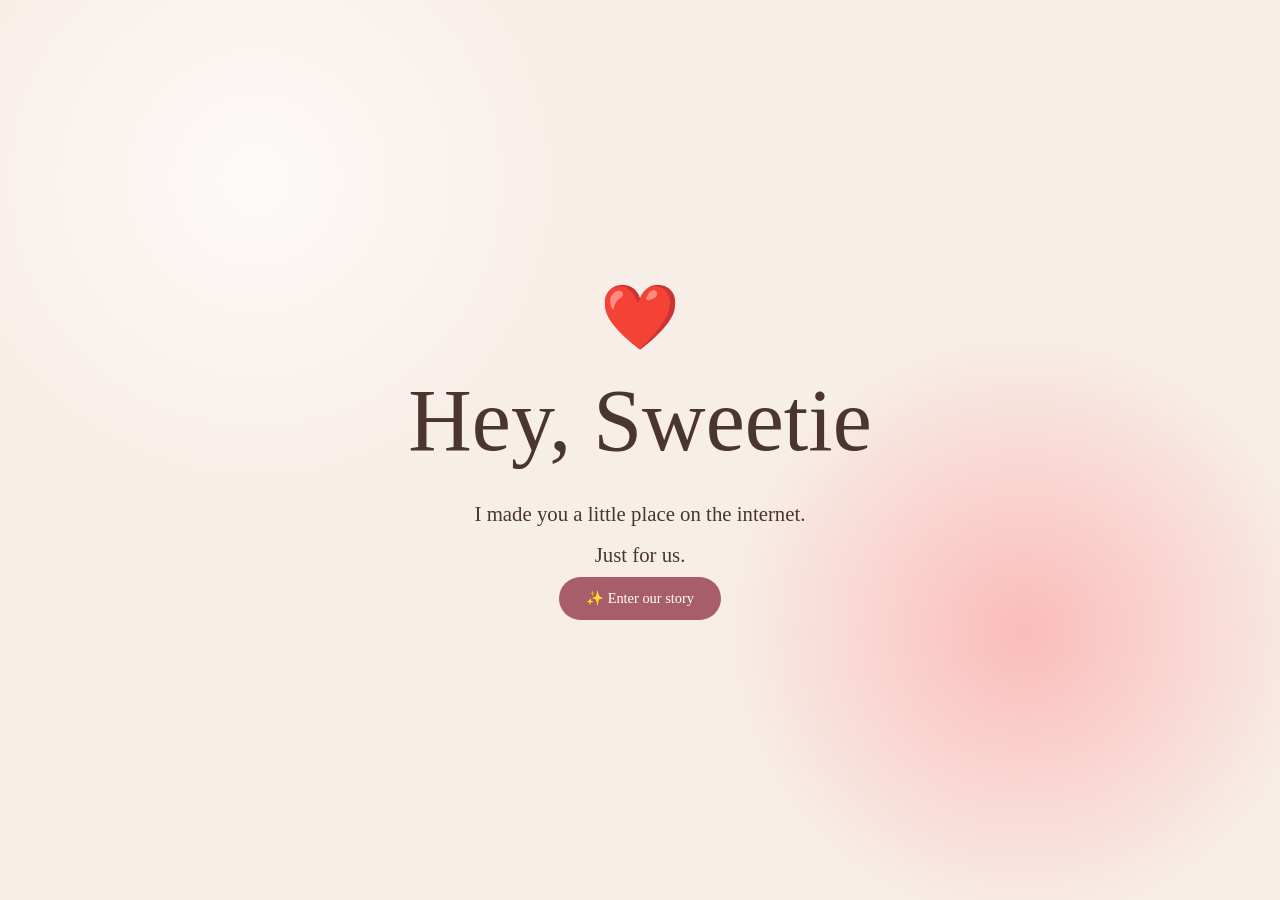
<file: index.html>
<!DOCTYPE html>
<html lang="en">
<head>
    <meta charset="UTF-8">
    <meta name="viewport" content="width=device-width, initial-scale=1.0">

    <title>Our Little Story ❤️</title>

    <link rel="stylesheet" href="style.css">
</head>

<body>

<body>

    <main class="hero">

        <div class="hero-content">

            <div class="heart">❤️</div>

            <h1>Hey, Sweetie</h1>

            <p>I made you a little place on the internet.</p>
            <p>Just for us.</p>

            <button onclick="window.location.href='book.html'">
    ✨ Enter our story
</button>

        </div>

    </main>

</body>

</body>
</html>
</file>
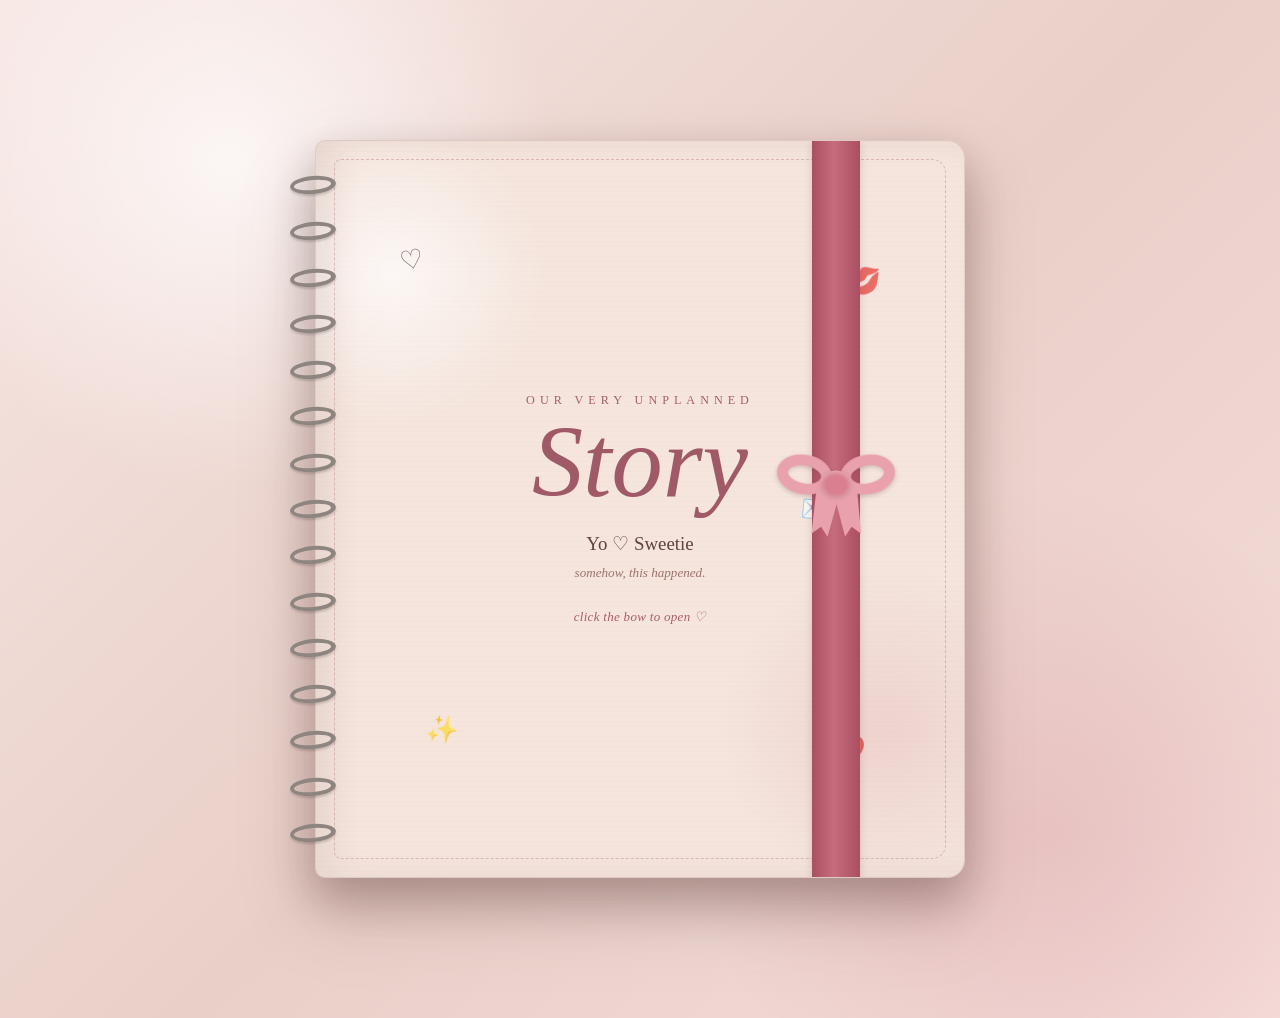
<file: book.html>
<!DOCTYPE html>
<html lang="en">

<head>
    <meta charset="UTF-8">
    <meta name="viewport" content="width=device-width, initial-scale=1.0">

    <title>Our Story ❤️</title>

    <link rel="stylesheet" href="style.css">
</head>

<body class="book-body scrapbook-closed">

<div class="scrapbook-intro" id="scrapbookIntro">

    <div class="closed-scrapbook">

        <!-- Spiral Binding -->
        <div class="cover-spiral" aria-hidden="true">
            <span></span>
            <span></span>
            <span></span>
            <span></span>
            <span></span>
            <span></span>
            <span></span>
            <span></span>
            <span></span>
            <span></span>
            <span></span>
            <span></span>
            <span></span>
            <span></span>
            <span></span>
        </div>


        <div class="scrapbook-cover">

            <!-- Little scrapbook decorations -->
            <div class="cover-doodles">
                <span>♡</span>
                <span>💋</span>
                <span>✨</span>
                <span>❤️</span>
                <span>💌</span>
            </div>


            <!-- Cover Title -->
            <div class="cover-title">

                <small>OUR VERY UNPLANNED</small>

                <h1>Story</h1>

                <p>Yo ♡ Sweetie</p>

                <span class="cover-subtitle">
                    somehow, this happened.
                </span>

                <div class="open-hint">
                    click the bow to open ♡
                </div>

            </div>


            <!-- Ribbon -->
            <div class="ribbon ribbon-vertical"></div>


            <!-- Clickable Bow -->
            <button
                class="ribbon-bow"
                id="openScrapbook"
                type="button"
                aria-label="Click the bow to open our scrapbook"
            >

                <i class="bow-loop bow-left"></i>

                <i class="bow-knot"></i>

                <i class="bow-loop bow-right"></i>

                <i class="bow-tail tail-left"></i>

                <i class="bow-tail tail-right"></i>

            </button>

        </div>

    </div>

</div>


<button class="back-to-cover" id="backToCover" type="button">
    ← Cover
</button>

    <main class="story-wrapper">
<div class="open-book-spiral" aria-hidden="true"><span></span><span></span><span></span><span></span><span></span><span></span><span></span><span></span><span></span><span></span><span></span><span></span><span></span><span></span><span></span><span></span><span></span><span></span><span></span></div>


        <!-- =====================================================
             CHAPTER ONE — PAGES 1 & 2
        ====================================================== -->

        <div class="book book-spread active" id="chapter1">


            <!-- PAGE 1 -->

            <section class="book-page left-page">

                <div class="page-content">

                    <span class="chapter-number">
                        Chapter One
                    </span>

                    <h2>And then there was you.</h2>


                    <p class="story-text">
                        July 2025.
                    </p>


                    <p class="story-text">
                        I was on Unibuddy looking for someone flying
                        to Ireland around the 8th.
                    </p>


                    <p class="story-text">
                        Not love.<br>
                        Not a boyfriend.<br>
                        Just a travel buddy. 😂
                    </p>


                    <p class="story-text">
                        So I texted this random guy.
                    </p>


                    <div class="mini-dialogue">

                        <p>
                            <strong>Me:</strong>
                            Flying around the 8th?
                        </p>

                        <p>
                            <strong>You:</strong>
                            Haven't booked yet.
                        </p>

                        <p>
                            <strong>Me:</strong>
                            Let me know if you're also travelling on 8th.
                        </p>

                    </div>


                    <p class="story-text">
                        And that was it.
                    </p>


                    <p class="dramatic-text">
                        You disappeared.<br>
                        I forgot about the app.
                    </p>


                    <p class="handwritten-note">
                        Very promising start. 10/10. 😂
                    </p>

                </div>


                <span class="page-number">
                    1
                </span>

            </section>



            <!-- PAGE 2 -->

            <section class="book-page right-page">

                <div class="chapter-right-content">


                    <div class="scrapbook-photo portrait-photo">

    <img src="images/Unibuddy_Screenshot.jpg"
         alt="Our first Unibuddy messages"
         class="unibuddy-screenshot">

    <span class="tape tape-left"></span>
    <span class="tape tape-right"></span>

</div>


                    <p class="handwritten-note center-note">
                        October 2025
                    </p>


                    <p class="story-text">
                        Days later, already in Ireland,
                        I randomly opened Unibuddy again.
                    </p>


                    <p class="story-text">
                        There was a message from you —
                        and your Instagram ID.
                    </p>


                    <div class="mini-dialogue">

                        “If its fine can we connect on insta?
                        Looking for more connection in dublin so 😅”

                    </div>


                    <p class="story-text">
                        So I sent you a request.
                    </p>


                    <p class="final-chapter-line">

                        You were just some random guy from NCI.

                        <br><br>

                        Little did I know we'd be absolutely terrible
                        at the <strong>“just friends”</strong> thing. 💛

                    </p>

                </div>


                <span class="page-number">
                    2
                </span>

            </section>

        </div>



 <!-- =====================================================
     CHAPTER TWO — PAGES 3 & 4
====================================================== -->

<div class="book book-spread" id="chapter2">


    <!-- =========================
         PAGE 3 — FIRST MEETING
    ========================== -->

    <section class="book-page left-page">

        <div class="page-content">

            <span class="chapter-number">
                Chapter Two
            </span>

            <h2>
                Just friends.<br>
                Obviously.
            </h2>


            <p class="story-date">
                9 January 2026
            </p>

            <p class="story-text">
                We finally started talking on Instagram.
            </p>

            <p class="story-text">
                Just normal new-friend stuff.
                Random conversations, random updates...
                nothing suspicious here 😌
            </p>


            <p class="story-date">
                27 January 2026
            </p>

            <p class="story-text">
                We finally met at NCI.
            </p>

            <p class="story-text">
                He even got a haircut before meeting me...
                only to immediately complain that the barber
                had ruined his first impression 😂
            </p>


<!-- SCREENSHOT 1 -->

<div class="mini-photo-row">

    <div class="mini-screenshot">

        <img src="images/Barber_chat.jpeg"
             alt="Barber chat before our first meeting"
             class="chapter2-mini-image">

        <span class="single-tape"></span>

    </div>


    <div class="mini-screenshot second-mini">

        <img src="images/First_meet_at_NCI.jpeg"
             alt="Chat after our first meeting"
             class="chapter2-mini-image">

        <span class="single-tape"></span>

    </div>

</div>


<p class="handwritten-note center-note">
    Okayyy, smooth 😂
</p>


<p class="tiny-story center-text">

    Meanwhile, his friends were apparently
    taking pictures of me from far away.

</p>

<p class="handwritten-note center-note">
    Very normal behaviour, guys 🤨
</p>

</div>


<span class="page-number">
    3
</span>

</section>



    <!-- =========================
         PAGE 4 — THE DENIAL ERA
    ========================== -->

    <section class="book-page right-page">

        <div class="chapter-right-content">


            <p class="little-heading">
                Somewhere between all the random conversations...
            </p>


            <div class="everyday-list">

                <span>good mornings ☀️</span>
                <span>“what did you do today?”</span>
                <span>random stories</span>
                <span>stupid jokes</span>

            </div>


            <p class="story-text">
                We started talking every day.
            </p>


            <p class="story-text">
                And whenever something went wrong, somehow I started
                going to you.
            </p>


            <p class="story-text">
                You'd listen, make me laugh, and then —
                very seriously — start giving me solutions
                to whatever problem I had 😂
            </p>


<!-- DAILY CHAT SCREENSHOT -->

<div class="daily-chat-placeholder">

    <span class="single-tape"></span>

    <img src="images/Daily_chat_screenshot.jpg"
         alt="Our everyday chats"
         class="chapter2-daily-chat-image">

</div>


            <p class="story-text denial-text">
                And I was still telling myself...
            </p>


            <p class="denial-line">
                “I don't like him like that”
            </p>


            <p class="story-text center-text">
                Meanwhile, I was talking to you every day,
                waiting for your messages and slowly
                making you my favourite person to talk to.
            </p>


            <div class="final-quote">
                “I will make u fall for me sooner or later”
            </div>


            <div class="narrator-ending">

                <span>
                    Me at the time:
                    <strong>Absolutely not.</strong>
                </span>

                <span>
                    Narrator:
                    <strong>She had absolutely no idea where this was going 😂</strong>
                </span>

            </div>

        </div>


        <span class="page-number">
            4
        </span>

    </section>

</div>
<!-- =====================================================
     CHAPTER THREE — PAGES 5 & 6
====================================================== -->

<div class="book book-spread" id="chapter3">


<!-- =========================
     PAGE 5 — 10 APRIL
========================== -->

<section class="book-page left-page">

    <div class="page-content">

        <span class="chapter-number">
            Chapter Three
        </span>

        <h2>
            Apparently, we could<br>
            talk all night.
        </h2>


        <p class="story-date">
            10 April 2026
        </p>


        <p class="story-text center-text">
            The plan was very simple:
        </p>


        <div class="chapter3-plan">
            Drink together 🥃
        </div>


        <p class="handwritten-note center-note">
            That's it. That was literally the entire plan 😂
        </p>


        <!-- PAV BHAJI PHOTO -->

        <div class="chapter3-pav-photo">

            <span class="single-tape"></span>

            <img src="images/pav_bhaji.jpg"
                 alt="Pav bhaji we made together"
                 class="chapter3-pav-image">

        </div>


        <p class="handwritten-note center-note chapter3-photo-caption">
            Somehow this turned into dinner too 😌
        </p>


        <div class="chapter3-night-flow">

            <div class="chapter3-night-item">
                <span>🍳</span>
                <p>
                    You came over and
                    we cooked pav bhaji.
                </p>
            </div>

            <div class="chapter3-night-arrow">
                ↓
            </div>

            <div class="chapter3-night-item">
                <span>🥃</span>
                <p>
                    We opened the JD.
                </p>
            </div>

            <div class="chapter3-night-arrow">
                ↓
            </div>

            <div class="chapter3-night-item">
                <span>🎬</span>
                <p>
                    And somehow decided
                    to watch <em>Wicked</em>.
                </p>
            </div>

        </div>


        <p class="story-text center-text chapter3-deeper-text">
            We watched the movie, drank,
            talked about random things...
            and somewhere between all of that,
            the conversations got deeper.
        </p>


        <div class="chapter3-topics">

            <span>Ireland 🇮🇪</span>

            <span>work & life</span>

            <span>our exes 👀</span>

            <span>our pasts</span>

        </div>


        <div class="chapter3-time">

            <span class="chapter3-clock">
                4:00 AM
            </span>

            <p>
                One conversation became another...
                <br>
                and somehow it was 4 AM.
            </p>

        </div>

    </div>


    <span class="page-number">
        5
    </span>

</section>



    <!-- =========================
         PAGE 6 — THE NEXT MORNING
    ========================== -->

    <section class="book-page right-page">

        <div class="chapter-right-content">


            <p class="little-heading">
                And the next morning...
            </p>


            <!-- =========================
                 HIS MESSAGE
            ========================== -->

            <div class="chapter3-message">

                <span class="quote-mark">“</span>

                My first time talking that much i usually
                get bored n sleep with group of friends too.
                But with u i was excited to listen to ur
                voice whole night 😂

                <span class="chapter3-message-name">
                    — Harsha
                </span>

            </div>


            <p class="handwritten-note center-note">
                Okay. That's actually kinda cute 😌
            </p>


            <div class="chapter3-divider">
                💗
            </div>


            <!-- =========================
                 SAME BED, JUST FRIENDS
            ========================== -->

            <p class="story-text center-text">
                We slept in the same bed.
            </p>


            <div class="nothing-happened">

                <span>No kissing.</span>

                <span>No cuddling.</span>

                <span>Nothing happened.</span>

            </div>


            <p class="story-text center-text">
                Just two friends sleeping.
            </p>


            <p class="story-text center-text">
                The next morning, you told me you'd slept
                straight in an awkward position because
                you didn't want to disturb me.
            </p>


            <p class="safe-line">
                Nothing romantic happened.
                We had just somehow become
                <strong>that comfortable with each other.</strong>
            </p>


<!-- =========================
     LABOUR DRESS 😂
========================== -->

<div class="labour-section">

    <p>
        Of course, you couldn't stay sweet
        for very long.
    </p>

    <div class="labour-message">

        <span class="quote-mark">“</span>

        <p>
            Yes but still ur labour wala dress was superb
        </p>

        <span class="quote-author">
            — Harsha
        </span>

    </div>

    <p class="handwritten-note center-note">
        Apparently my blue checked shirt +
        track pants had committed a crime 😑😂
    </p>

</div>


<!-- =========================
     DARLING
========================== -->

<p class="darling-ending">

    Oh, and around this time...
    you'd started calling me
    <strong>“darling.”</strong>

    <br>

    Still friends though.
    Obviously 😌

</p>


<span class="page-number">
    6
</span>

</section>

</div>
<!-- =====================================================
     CHAPTER FOUR — PAGES 7 & 8
====================================================== -->

<div class="book book-spread" id="chapter4">


    <!-- =========================
         PAGE 7 — KILLINEY + TEMPLE BAR
    ========================== -->

    <section class="book-page left-page">

        <div class="page-content">

            <span class="chapter-number">
                Chapter Four
            </span>

            <h2>
                This is starting to<br>
                look suspicious.
            </h2>


            <!-- =========================
                 16 APRIL — KILLINEY
            ========================== -->

            <div class="chapter4-memory">

                <p class="story-date">
                    16 April 2026 — Killiney
                </p>

                <p class="story-text">
                    First time meeting your friends.
                </p>

                <p class="handwritten-note">
                    Still just your friend.<br>
                    Nothing to see here. 😌
                </p>


<div class="chapter4-small-photo">

    <span class="single-tape"></span>

    <img src="images/killiney.jpg"
         alt="Our day at Killiney"
         class="chapter4-killiney-image">

</div>


            <!-- =========================
                 26 APRIL — TEMPLE BAR
            ========================== -->

            <div class="chapter4-temple">

                <p class="story-date">
                    26 April 2026 — Temple Bar
                </p>

                <p class="story-text">
                    You went gone to the airport to pick something up.
                    On the way back, upon insisting, you came to meet me.
                </p>


                <div class="poha-line">
                    “Come home, I'll make poha.”
                </div>


                <p class="handwritten-note">
                    Somehow... this turned into us going out 😂
                </p>

            </div>

        </div>


        <span class="page-number">
            7
        </span>

    </section>



    <!-- =========================
         PAGE 8 — FIRST GUINNESS + SANDYMOUNT
    ========================== -->

    <section class="book-page right-page">

        <div class="chapter-right-content">


            <p class="little-heading">
                Apparently, friends do this now.
            </p>


            <!-- =========================
                 TEMPLE BAR PHOTO
            ========================== -->

<div class="chapter4-temple-photo">

    <span class="single-tape"></span>

    <img src="images/temple_bar.jpeg"
         alt="Our Temple Bar day"
         class="chapter4-temple-image">

</div>


            <p class="story-text center-text">
                Your shoulder was hurting,
                but you still took me out.
            </p>


            <p class="story-text center-text">
                We walked around Temple Bar,
                took pictures...
            </p>


            <div class="first-guinness">
                and I had my
                <strong>first Guinness</strong>
                with you 🍺
            </div>


            <p class="handwritten-note center-note chapter4-hindsight">
                Had no idea I'd end up cherishing
                this stupid little day so much.
            </p>


            <div class="chapter4-divider">
                ✨
            </div>


            <!-- =========================
                 9 MAY — SANDYMOUNT
            ========================== -->

            <div class="chapter4-sandymount">

                <div class="chapter4-beach-text">

                    <p class="story-date">
                        9 May 2026
                    </p>

                    <h3>
                        Sandymount Beach
                    </h3>

                    <p class="story-text">
                        Another day out.
                        Another beach.
                    </p>

                    <p class="handwritten-note">
                        Still technically friends 😌
                    </p>

                </div>


<div class="chapter4-beach-photo">

    <span class="single-tape"></span>

    <img src="images/sandymount.jpeg"
         alt="Our day at Sandymount Beach"
         class="chapter4-sandymount-image">

</div>

            </div>


            <!-- =========================
                 CHAPTER ENDING
            ========================== -->

            <div class="chapter4-ending">

                <p>
                    You were still flirting.
                    I was still calling this friendship.
                </p>

                <p>
                    And apparently we were just going around
                    Dublin collecting memories together 😂
                </p>

                <strong>
                    This arrangement was about to get
                    slightly more complicated.
                </strong>

                <span>
                    19 May was coming...
                </span>

            </div>

        </div>


        <span class="page-number">
            8
        </span>

    </section>

</div>
<!-- =====================================================
     CHAPTER FIVE — PAGES 9 & 10
====================================================== -->

<div class="book book-spread" id="chapter5">


    <!-- =========================
         PAGE 9 — THE PARTY
    ========================== -->

    <section class="book-page left-page">

        <div class="page-content">

            <span class="chapter-number">
                Chapter Five
            </span>

            <h2>
                Well, that escalated<br>
                quickly.
            </h2>


            <p class="story-date">
                19 May 2026
            </p>


            <p class="story-text">
                Your friend's girlfriend's birthday.
            </p>


            <!-- PARTY STATS -->

            <div class="party-stats">

                <span>9 people 🏠</span>

                <span>Whiskey 🥃</span>

                <span>Tequila 🥴</span>

            </div>


            <p class="handwritten-note center-note">
                What could possibly go wrong? 😌
            </p>


            <!-- BEFORE THE PARTY -->

            <div class="before-party">

                <p class="little-heading">
                    Before this...
                </p>

                <p class="story-text">
                    Physical affection between us was
                    apparently still an advanced concept.
                </p>


                <div class="awkward-hug">

                    <span class="hug-icon">
                        
                    </span>

                    <p>
                        There had been exactly one
                        suspicious hug 🫂
                    </p>

                    <small>
                        ...followed by both of us laughing
                        because apparently hugging felt illegal 😂
                    </small>

                </div>

            </div>


<!-- PHOTO FROM THE PARTY -->

<p class="story-text center-text">
    And somewhere along the way,
    our very normal friendship had started getting
    a little less normal. 👀
</p>


<div class="chapter5-night-photo">

    <span class="single-tape"></span>

    <img src="images/may19_party.jpeg"
         alt="Us on the night everything changed"
         class="chapter5-night-image">

</div>


<p class="handwritten-note center-note">
    Just a completely normal photo from a
    completely normal night 😌
</p>


            <p class="handwritten-note center-note">
                And let's just say...
                my flirting was no longer particularly innocent 💀
            </p>


            <!-- PARTY -->

            <div class="party-ending">

                <p>
                    There was music. Dancing.
                    And a lot of alcohol.
                </p>

                <p>
                    Eventually the girls were throwing up...
                    and the boys were figuring out where
                    nine drunk people were supposed to sleep 😂
                </p>

            </div>

        </div>


        <span class="page-number">
            9
        </span>

    </section>



<!-- =====================================================
     PAGE 10 — THE FIRST KISS
====================================================== -->

<section class="book-page right-page">
    <div class="chapter-right-content">

        <p class="little-heading">
            Enter: one extremely suspicious air mattress.
        </p>

        <div class="air-mattress-card">
            <div class="air-mattress-icon">🛏️</div>

            <p>I had already dozed off on the sofa.</p>
            <p>You and your friend made an air bed on the floor.</p>
            <p>There was only one blanket.</p>

            <strong>
                So apparently the solution was to
                drag me down and put me next to you.
            </strong>
        </div>

        <p class="handwritten-note center-note">
            Excellent logistical decision, guys. 10/10 😂
        </p>


        <!-- FIRST KISS -->
        <div class="first-kiss-section">

            <p>
                And somewhere in that sleeping arrangement...
            </p>

            <h3>we hugged 🫂</h3>

            <p>
                And then we kissed 💋
            </p>

            <span>Our first kiss 💏</span>

        </div>


        <!-- DRUNK CONFESSION -->
        <div class="drunk-confession">

            <p class="drunk-confession-title">
                And apparently one kiss was all drunk me needed
                to completely lose my filter.
            </p>

            <div class="love-line">
                “I love you.....”
            </div>

            <div class="take-it-back">
                “But I'm drunk, okay?<br>
                Don't take that seriously.”
            </div>

            <p class="handwritten-note center-note">
                Excellent damage control 💀
            </p>

        </div>


        <!-- THE REST OF THE NIGHT -->
        <div class="next-morning">

            <p>
                The rest of the night was...
                <em>chaotic.</em>
            </p>

            <p class="handwritten-note center-note">
                Let's just say tequila had won 😂
            </p>

            <p class="story-date">
                The next morning
            </p>

            <p>
                I woke up with a terrible headache,
                absolutely regretting my life choices.
            </p>

            <p>
                But somewhere between recovering
                from the night before...
            </p>

            <p>
                <strong>we kissed again 💋</strong>
            </p>

            <p>
                This time, there was no alcohol to blame.
            </p>

            <p>
                We hugged 🫂. We stayed close.
                We fell asleep holding each other.
            </p>

        </div>


        <!-- CHAPTER ENDING -->
        <div class="chapter5-ending">

            <p>
                After months of talking, flirting,
                going out and somehow still calling
                ourselves friends...
            </p>

            <strong>
                we'd finally crossed the line.
            </strong>

            <span class="chapter5-response">
                There was just one problem.
            </span>

            <p>
                I still wasn't ready to call you
                my boyfriend.
            </p>

            <span class="chapter5-response">
                So naturally, I came up with
                a much simpler solution...
            </span>

            <div class="fwb-line">
                Friends. With benefits 😌
            </div>

            <p class="final-joke">
                What could possibly go wrong? 💀
            </p>

        </div>

    </div>

    <span class="page-number">10</span>
</section>
</div>



<!-- =====================================================
     CHAPTER SIX — PAGES 11 & 12
====================================================== -->

<div class="book book-spread" id="chapter6">

    <!-- ===================== PAGE 11 ===================== -->
    <section class="book-page left-page">
        <div class="page-content">

            <span class="chapter-number">Chapter Six</span>

            <h2>
                Friends. With benefits.<br>
                Obviously.
            </h2>

            <p class="story-date">After 20 May 2026</p>

            <p class="story-text">
                After that kiss, things between us
                were definitely... different.
            </p>

            <p class="story-text">
                You started coming over after your shifts.
                Sometimes we'd go out.
                Sometimes we'd drink.
                Sometimes you'd just stay.
            </p>

<div class="chapter6-photo-row-big">

    <!-- HOWTH PHOTO -->
    <div class="chapter6-big-photo photo-left">

        <span class="single-tape"></span>

        <img src="images/howth.jpg"
             alt="Our day in Howth"
             class="chapter6-real-photo">

    </div>


    <!-- RANDOM HAPPY MEMORY -->
    <div class="chapter6-big-photo photo-right">

        <span class="single-tape"></span>

        <img src="images/random_happy_moment.jpeg"
             alt="One of our random happy moments"
             class="chapter6-real-photo">

    </div>

</div>

            <p class="chapter6-main-line">
                And somehow, we never got bored
                of each other.
            </p>

            <p class="story-text center-text">
                We could go somewhere,
                stay inside, talk nonsense,
                eat, drink, sleep...
            </p>

            <p class="handwritten-note center-note">
                Didn't really matter what we were doing.
                I just liked doing it with you 💖
            </p>

            <div class="benefits-list">

                <span>
                    The bed?<br>
                    <strong>Obviously.</strong>
                </span>

                <span>
                    The chair?<br>
                    <strong>Yep.</strong>
                </span>

                <span>
                    The table?<br>
                    <strong>Also yes. 💀</strong>
                </span>

            </div>

        </div>

        <span class="page-number">11</span>
    </section>


    <!-- ===================== PAGE 12 ===================== -->
    <section class="book-page right-page">
        <div class="chapter-right-content">

            <p class="little-heading">
                My favourite kind of nothing.
            </p>

            <p class="story-text center-text chapter6-peace-intro">
                There didn't always have to be a plan.
            </p>


<div class="chapter6-hero-photo">

    <span class="single-tape"></span>

    <img src="images/dun_laoghaire.jpeg"
         alt="Our Dún Laoghaire date"
         class="chapter6-hero-image">

</div>


            <div class="chapter6-simple-memories">

                <span>little dates ♡</span>
                <span>random drinks 🍺</span>
                <span>pizza 🍕</span>
                <span>after-shift visits 🌙</span>
                <span>staying over</span>

            </div>


            <div class="chapter6-peace">

    <p>
        The funny thing is, none of it
        had to be special.
    </p>

    <h3>
        I was just happy.
    </h3>

    <p>
        There was something peaceful about us.
    </p>

    <p>
        I didn't have to entertain you.
        You didn't have to entertain me.
    </p>

    <strong>
        We just enjoyed being together.
    </strong>

</div>


<div class="chapter6-little-photo">

    <span class="single-tape"></span>

    <img src="images/beer_pizza.jpg"
         alt="Our beer and pizza date"
         class="chapter6-little-image">

</div>


            <div class="chapter6-ending">

                <p>
                    Somewhere in all those completely
                    ordinary days...
                </p>

                <strong>
                    being with you had become
                    my favourite part.
                </strong>

                <span>
                    Which was slightly inconvenient
                    for a “friends with benefits”
                    situation 😑
                </span>

            </div>

        </div>

        <span class="page-number">12</span>
    </section>

</div>

<!-- =====================================================
     CHAPTER SEVEN — PAGES 13 & 14
====================================================== -->

<div class="book book-spread" id="chapter7">

    <!-- ===================== PAGE 13 ===================== -->
    <section class="book-page left-page">
        <div class="page-content">

            <span class="chapter-number">Chapter Seven</span>

            <h2>
                Worst kept<br>
                secret ever.
            </h2>

            <p class="story-date">June 2026</p>

            <p class="story-text">
                At some point, “friends with benefits”
                wasn't really working for me anymore.
            </p>

            <p class="story-text">
                So one day, right before your bus came,
                I casually asked:
            </p>


            <!-- THE QUESTION -->
            <div class="chapter7-question">

                <div class="chapter7-question-text">
                    “Should we date?”
                </div>

                <span>
                    You had approximately 2 minutes
                    to answer 😂
                </span>

            </div>


            <div class="chapter7-answer">
                And you said <strong>yes.</strong> ♡
            </div>


            <p class="handwritten-note center-note">
                Very romantic.<br>
                Very well planned. 10/10 😂
            </p>


            <!-- PRIVATE -->
            <div class="chapter7-private">

                <p>
                    And my first brilliant decision
                    as your new girlfriend?
                </p>

                <strong>
                    “Let's keep it private” 😌
                </strong>

            </div>


            <!-- MOVING -->
<div class="chapter7-moving">

    <div class="chapter7-moving-text">

        <p class="story-date">
            9 June 2026
        </p>

        <p>
            I moved out of my student accommodation.
        </p>

        <p>
            You helped me move.
        </p>

        <p>
            My next place wasn't ready until the 15th...
        </p>

    </div>

    <div class="chapter7-moving-photo">

        <span class="single-tape"></span>

        <img src="images/shifting_photo.jpeg"
             alt="Moving day together"
             class="chapter7-moving-image">

    </div>

</div>

            <div class="chapter7-staying">

                <p>
                    So for the next few days...
                </p>

                <strong>
                    I stayed with you 💖
                </strong>

                <span>
                    Extremely private relationship,
                    obviously 😂
                </span>

            </div>

        </div>

        <span class="page-number">13</span>
    </section>


    <!-- ===================== PAGE 14 ===================== -->
    <section class="book-page right-page">
        <div class="chapter-right-content">

            <p class="little-heading">
                The “private” part lasted beautifully.
            </p>


            <p class="story-text center-text">
                We were dating.
            </p>

            <p class="story-text center-text">
                We were going out together,
                drinking together, staying together...
            </p>

            <p class="handwritten-note center-note">
                I'm sure absolutely nobody suspected anything 😌
            </p>


<!-- COUPLE PHOTO -->
<div class="chapter7-main-photo">

    <span class="single-tape"></span>

    <img src="images/Date_image1.jpeg"
         alt="Us during our secret dating era"
         class="chapter7-main-image">

</div>


            <!-- HYDERABAD KITCHEN -->
            <div class="chapter7-hyderabad">

                <p class="story-date">
                    One fine day — Hyderabad Kitchen
                </p>

                <p>
                    We were all going together.
                </p>

                <p>
                    And apparently I had decided
                    I'd had enough of my own privacy rule.
                </p>


                <div class="chapter7-hand-question">
                    “Why aren't you holding my hand?”
                </div>


                <div class="chapter7-reactions">

                    <span>
                        Me:<br>
                        😑
                    </span>

                    <span>
                        You:<br>
                        😶
                    </span>

                    <span>
                        Your friends:<br>
                        👀😂
                    </span>

                </div>

                <p class="handwritten-note center-note">
                    Yes. I was fighting with you
                    to act like my boyfriend. 😂
                </p>

            </div>


            <!-- PRIVATE LOGIC -->
            <div class="chapter7-logic">

                <p class="chapter7-logic-title">
                    My relationship logic:
                </p>

                <div class="logic-row">
                    <span>Keep it private?</span>
                    <strong>Yes ✓</strong>
                </div>

                <div class="logic-row">
                    <span>Hold my hand?</span>
                    <strong>Also yes ✓</strong>
                </div>

                <div class="logic-row">
                    <span>Hug me?</span>
                    <strong>Obviously ✓</strong>
                </div>

                <div class="logic-row">
                    <span>Kiss me?</span>
                    <strong>Why are you even asking? 😭</strong>
                </div>

            </div>


            <!-- END -->
            <div class="chapter7-ending">

                <p>
                    Somewhere along the way,
                    I stopped wanting us to look
                    like “just friends.”
                </p>

                <strong>
                    I wanted to be your girlfriend.
                </strong>

                <span>
                    Properly. Even around everyone else 💗
                </span>

            </div>

        </div>

        <span class="page-number">14</span>
    </section>

</div>

<!-- =====================================================
     CHAPTER EIGHT — PAGES 15 & 16
====================================================== -->

<div class="book book-spread" id="chapter8">

    <!-- ===================== PAGE 15 ===================== -->
    <section class="book-page left-page">
        <div class="page-content">

            <span class="chapter-number">Chapter Eight</span>

            <h2>
                Okay, we're not hiding<br>
                this very well.
            </h2>

            <p class="story-text">
                After that, being your girlfriend
                started feeling a lot more... normal.
            </p>

            <p class="story-text">
                We went on dates.
                We drank together.
                Sometimes with everyone.
                Sometimes just us.
            </p>


<!-- PHOTOS -->
<div class="chapter8-photo-row">

    <!-- DATE PHOTO -->
    <div class="chapter8-photo photo-left">

        <span class="single-tape"></span>

        <img src="images/date_photo.jpeg"
             alt="One of our dates"
             class="chapter8-real-photo">

    </div>


    <!-- DRINKS PHOTO -->
    <div class="chapter8-photo photo-right">

        <span class="single-tape"></span>

        <img src="images/drinks_photo.jpeg"
             alt="Us out for drinks"
             class="chapter8-real-photo">

    </div>

            </div>


            <p class="chapter8-main-line">
                And I started coming to your house too.
            </p>

            <p class="story-text center-text">
                Drinking. Staying over.
                Spending more and more time together.
            </p>

            <p class="handwritten-note center-note">
                At this point, “private” was becoming
                a very flexible concept 😂
            </p>


            <!-- LITTLE MOMENTS -->
            <div class="chapter8-moments">

                <span>dates ♡</span>
                <span>drinks 🍺</span>
                <span>staying over 🌙</span>
                <span>your house 🏠</span>
                <span>random plans</span>

            </div>


            <div class="chapter8-comfort">

                <p>
                    The more time we spent together,
                    the easier everything felt.
                </p>

                <strong>
                    I wasn't just visiting you anymore.
                </strong>

                <p>
                    I was slowly becoming part
                    of your everyday life.
                </p>

            </div>

        </div>

        <span class="page-number">15</span>
    </section>


    <!-- ===================== PAGE 16 ===================== -->
    <section class="book-page right-page">
        <div class="chapter-right-content">

            <p class="little-heading">
                Somewhere along the way...
            </p>

            <p class="chapter8-opening">
                We stopped acting quite so much
                like we had something to hide.
            </p>


<!-- BIG COUPLE PHOTO -->
<div class="chapter8-hero-photo">

    <span class="single-tape"></span>

    <img src="images/happy_photo.jpeg"
         alt="One of our happy photos together"
         class="chapter8-hero-image">

</div>


            <div class="chapter8-public">

                <p>
                    I was already kissing you
                    on the cheek around everyone.
                </p>

                <p>
                    Holding hands, hugs,
                    sitting together...
                </p>

                <h3>
                    We were just becoming a couple.
                </h3>

                <p>
                    Not with some big announcement.
                </p>

                <strong>
                    It just happened naturally.
                </strong>

            </div>


            <!-- FUNNY SECRET STATUS -->
            <div class="chapter8-status">

                <p class="chapter8-status-title">
                    Relationship status:
                </p>

                <div class="status-row">
                    <span>Official?</span>
                    <strong>Yes. ✓</strong>
                </div>

                <div class="status-row">
                    <span>Still technically private?</span>
                    <strong>Kind of 😌</strong>
                </div>

                <div class="status-row">
                    <span>Were we fooling anyone?</span>
                    <strong>Probably not 💀</strong>
                </div>

            </div>


            <!-- SECOND PHOTO -->
            <div class="chapter8-small-memory">

<div class="chapter8-small-photo">

    <span class="single-tape"></span>

    <img src="images/frnds_us.jpeg"
         alt="Us with our friends"
         class="chapter8-friends-image">

</div>

                <div class="chapter8-small-text">

                    <p>
                        And honestly...
                    </p>

                    <p>
                        I liked being your girlfriend.
                    </p>

                    <p class="handwritten-note">
                        Even if I had made the rules
                        unnecessarily complicated 😂
                    </p>

                </div>

            </div>


            <!-- ENDING -->
            <div class="chapter8-ending">

                <p>
                    By then, this wasn't really
                    a secret little thing anymore.
                </p>

                <strong>
                    It was us 💞
                </strong>

                <span>
                    And then August gave us
                    our first proper trip together...
                </span>

                <p class="chapter8-next">
                    Cork was waiting 👀
                </p>

            </div>

        </div>

        <span class="page-number">16</span>
    </section>

</div>

<!-- =====================================================
     CHAPTER NINE — PAGES 17 & 18
====================================================== -->

<div class="book book-spread" id="chapter9">

    <!-- ===================== PAGE 17 ===================== -->
    <section class="book-page left-page">
        <div class="page-content">

            <span class="chapter-number">Chapter Nine</span>

            <h2>
                Somewhere, this<br>
                became home.
            </h2>

            <p class="story-date">August 2026 — Cork</p>

            <p class="story-text">
                Three days away.
                Our friends.
                Our own room.
                And us being very obviously... us 😂
            </p>


<!-- CORK PHOTO COLLAGE -->
<div class="chapter9-cork-collage">

    <!-- CORK COUPLE PHOTO -->
    <div class="chapter9-photo cork-photo-one">

        <span class="single-tape"></span>

        <img src="images/cork.jpeg"
             alt="Us on our Cork trip"
             class="chapter9-cork-image">

    </div>


    <!-- MIZEN HEAD PHOTO -->
    <div class="chapter9-photo cork-photo-two">

        <span class="single-tape"></span>

        <img src="images/mizen_head.jpeg"
             alt="Mizen Head"
             class="chapter9-cork-image">

    </div>


    <!-- GROUP PHOTO -->
    <div class="chapter9-photo cork-photo-three">

        <span class="single-tape"></span>

        <img src="images/group+photo.jpg"
             alt="Our Cork trip with friends"
             class="chapter9-cork-image">

    </div>

</div>


            <div class="chapter9-cork-text">

                <p>
                    By now, cheek kisses around everyone
                    were already normal.
                </p>

                <p>
                    But somewhere on this trip...
                </p>

                <div class="chapter9-kiss">
                    We kissed properly
                    in front of everyone 😌💗
                </div>

                <p class="handwritten-note center-note">
                    Secret relationship status:
                    officially doing a terrible job 😂
                </p>

            </div>


            <div class="chapter9-trip-feeling">

                <p>
                    We travelled.
                    We laughed.
                    We took way too many pictures.
                </p>

                <strong>
                    And I loved being there with you.
                </strong>

            </div>


            <div class="chapter9-transition">
                Cork ended...
                <br>
                but apparently I wasn't done
                spending every day with you yet 👀
            </div>

        </div>

        <span class="page-number">17</span>
    </section>


    <!-- ===================== PAGE 18 ===================== -->
    <section class="book-page right-page">
        <div class="chapter-right-content">

            <p class="little-heading">
                And then came our little life together.
            </p>

            <p class="story-text center-text">
                After the trip, I stayed with you
                for about a month.
            </p>


<!-- HOME PHOTO -->
<div class="chapter9-home-photo">

    <span class="single-tape"></span>

    <img src="images/little_memory.jpeg"
         alt="Our little home memory"
         class="chapter9-home-image">

</div>


            <!-- DOMESTIC MEMORIES -->
            <div class="chapter9-home-moments">

                <span>morning coffee ☕</span>
                <span>food together 🍽️</span>
                <span>movies 🎬</span>
                <span>cuddles ♡</span>
                <span>sleepy hugs 🌙</span>
                <span>lots of kisses 😌</span>

            </div>


            <div class="chapter9-home-text">

                <p>
                    We ate together.
                    Slept together.
                    Watched movies.
                    Cuddled every night.
                </p>

                <h3>
                    It was simple.<br>
                    And I loved it.
                </h3>

                <p>
                    I made your morning coffee.
                    Folded your clothes.
                    Rearranged your cupboard.
                </p>

                <p class="handwritten-note center-note">
                    Basically moved in and immediately
                    started reorganising your life 😂
                </p>

            </div>


            <!-- FUNNY DOMESTIC MEMORY -->
            <div class="chapter9-poop">

                <span class="chapter9-poop-title">
                    Meanwhile...
                </span>

                <p>
                    Every time you got out of bed:
                </p>

                <div class="chapter9-dialogue">
                    <span><strong>Me:</strong> Where are you going? 🥺</span>
                    <span><strong>You:</strong> To poop 😑</span>
                </div>

                <p class="handwritten-note center-note">
                    Apparently even that required
                    an explanation 💀
                </p>

            </div>


            <!-- END -->
            <div class="chapter9-ending">

                <p>
                    No fancy plans needed.
                </p>

                <p>
                    Just food, movies, stupid conversations,
                    cuddles and waking up next to you.
                </p>

                <strong>
                    For a little while,
                    we had our own tiny version of home 💕
                </strong>

                <span>
                    And honestly?
                    I loved our little life.
                </span>

            </div>

        </div>

        <span class="page-number">18</span>
    </section>

</div>

<!-- =====================================================
     CHAPTER TEN — PAGES 19 & 20
====================================================== -->

<div class="book book-spread" id="chapter10">

    <!-- ===================== PAGE 19 ===================== -->
    <section class="book-page left-page">
        <div class="page-content">

            <span class="chapter-number">Chapter Ten</span>

            <h2>
                So... what happens<br>
                next?
            </h2>

            <p class="chapter10-big-answer">
                Honestly?
            </p>

            <div class="chapter10-noidea">
                I have no idea 😂
            </div>

            <p class="story-text center-text chapter10-intro">
                We're still figuring out our careers.
                We're still figuring out ourselves.
                And we're definitely still figuring out
                each other.
            </p>

            <p class="handwritten-note center-note">
                Which, considering how this story started,
                feels very on brand for us 😌
            </p>


<!-- FAVOURITE PHOTO -->
<div class="chapter10-future-photo">

    <span class="single-tape"></span>

    <img src="images/our_fav_photo.jpeg"
         alt="One of my favourite photos of us"
         class="chapter10-future-image">

</div>

            <div class="chapter10-okay">

                <p>
                    Maybe it's too early to know
                    exactly what our story
                    is supposed to become.
                </p>

                <strong>
                    And I think that's okay.
                </strong>

                <p>
                    I don't need to know
                    the ending yet.
                </p>

                <span>
                    I'd just really like to see
                    what happens next 💖
                </span>

            </div>


            <!-- THINGS I WANT -->
            <p class="chapter10-list-title">
                A few things I'd happily sign up for:
            </p>

            <div class="chapter10-wishlist">

                <span>✈️ more places</span>
                <span>🍜 more food</span>
                <span>📸 stupid photos</span>
                <span>🍺 random dates</span>
                <span>🌙 lazy nights</span>
                <span>😂 more nonsense</span>
                <span>🏠 little home days</span>
                <span>♡ more of us</span>

            </div>


            <div class="chapter10-job-box">

                <span>And most importantly...</span>

                <strong>
                    TWO VERY NICE JOB OFFER EMAILS.
                </strong>

                <p>
                    Manifesting aggressively 💀🤞
                </p>

            </div>

        </div>

        <span class="page-number">19</span>
    </section>


    <!-- ===================== PAGE 20 ===================== -->
    <section class="book-page right-page">
        <div class="chapter-right-content">

            <p class="little-heading">
                One last thing, Sweetie...
            </p>


            <!-- LITTLE LETTER -->
            <div class="chapter10-letter">

                <p class="chapter10-dear">
                    Hey, Sweetie 🥰
                </p>

                <p>
                    When I first met you,
                    I had absolutely no idea
                    you would become this important to me.
                </p>

                <p>
                    Somewhere between all the messages,
                    drinks, dates, kisses, stupid jokes,
                    cuddles and completely ordinary days...
                </p>

                <p class="chapter10-letter-highlight">
                    I fell in love with
                    having you in my life.
                </p>

                <p>
                    I don't know exactly
                    what our future looks like.
                </p>

                <p>
                    And I'm not trying
                    to decide it today.
                </p>

            </div>


            <!-- WHAT I HOPE FOR -->
            <div class="chapter10-hopes">

                <p>
                    I hope you get the career
                    you're working so hard for.
                </p>

                <p>
                    I hope I get mine too.
                </p>

                <p>
                    I hope we grow,
                    experience new things,
                    and become happier versions
                    of ourselves.
                </p>

                <strong>
                    And while we're doing all of that...
                </strong>

            </div>


            <!-- MAIN FINAL MESSAGE -->
            <div class="chapter10-main-message">

                <span class="tiny-heart">💓</span>

                <p>
                    I'd really love
                    to keep exploring
                </p>

                <h3>
                    this crazy little life
                    with you.
                </h3>

                <span class="tiny-heart">💓</span>

            </div>


            <!-- CALLBACK TO CHAPTER ONE -->
            <div class="chapter10-callback">

                <p class="chapter10-funny">
                    Funny, isn't it?
                </p>

                <p>
                    I opened Unibuddy looking for
                    someone to travel with.
                </p>

                <p class="chapter10-callback-final">
                    Maybe I found one after all.
                    ✈️💓
                </p>

            </div>


            <!-- FINAL ENDING -->
            <div class="chapter10-final">

                <p>
                    I'm really happy it's you.
                </p>

                <strong>
                    I love you, Sweetie ❤️
                </strong>

                <span>
                    To be continued...
                </span>

            </div>

        </div>

        <span class="page-number">20</span>
    </section>

</div>

        <!-- =====================================================
             NAVIGATION
        ====================================================== -->

        <div class="book-navigation">

            <button id="prevBtn">
                ← Previous
            </button>


            <span id="pageIndicator">
                1 — 2
            </span>


            <button id="nextBtn">
                Next →
            </button>

        </div>


    </main>


    <script src="script.js"></script>

</body>

</html>
</file>
<file: style.css>
/* =========================================================
   RESET
========================================================= */

* {
    margin: 0;
    padding: 0;
    box-sizing: border-box;
}


body {
    font-family: Georgia, "Times New Roman", serif;
    color: #4b3530;
}


/* =========================================================
   COVER PAGE
========================================================= */

body:not(.book-body) {
    min-height: 100vh;

    background:
        radial-gradient(
            circle at 20% 20%,
            rgba(255,255,255,0.7),
            transparent 25%
        ),
        radial-gradient(
            circle at 80% 70%,
            rgba(253, 138, 138, 0.5),
            transparent 25%
        ),
        #f8eee8;
}


.hero {
    min-height: 100vh;

    display: flex;
    justify-content: center;
    align-items: center;

    text-align: center;

    padding: 30px;
}


.hero-content {
    max-width: 700px;

    animation: fadeIn 1.3s ease both;
}


.heart {
    font-size: 4rem;

    margin-bottom: 15px;

    animation: heartbeat 2s infinite;
}


h1 {
    font-size: clamp(3rem, 8vw, 5.5rem);

    font-weight: normal;

    margin-bottom: 25px;
}


.hero p {
    font-size: 1.3rem;

    line-height: 1.7;

    margin-bottom: 5px;
}


/* =========================================================
   BUTTONS
========================================================= */

button {
    border: none;
    border-radius: 30px;

    padding: 13px 27px;

    background: #a85d6a;
    color: white;

    font-family: inherit;
    font-size: 0.9rem;

    cursor: pointer;

    transition:
        transform 0.25s ease,
        box-shadow 0.25s ease,
        opacity 0.28s ease;
}


button:hover:not(:disabled) {
    transform: translateY(-3px);

    box-shadow:
        0 8px 18px rgba(90, 45, 50, 0.2);
}


button:disabled {
    opacity: 0.32;
    cursor: default;
}


/* =========================================================
   ROMANTIC SCRAPBOOK BACKGROUND — FINAL
========================================================= */

.book-body {
    min-height: 100vh;

    background:
        radial-gradient(
            circle at 8% 12%,
            rgba(255, 226, 231, .95) 0,
            rgba(255, 226, 231, .45) 16%,
            transparent 32%
        ),

        radial-gradient(
            circle at 92% 18%,
            rgba(195, 92, 108, .18) 0,
            transparent 27%
        ),

        radial-gradient(
            circle at 10% 88%,
            rgba(255, 209, 217, .70) 0,
            transparent 28%
        ),

        radial-gradient(
            circle at 91% 84%,
            rgba(181, 88, 104, .18) 0,
            transparent 30%
        ),

        linear-gradient(
            135deg,
            #f8e4e1 0%,
            #ead1c7 48%,
            #f5dedb 100%
        );

    display: flex;
    justify-content: center;
    align-items: center;

    padding: 55px 35px 80px;

    position: relative;
    overflow-x: hidden;
}


/* soft paper / fabric texture */

.book-body {
    background-attachment: fixed;
}


/* TOP DECORATIONS */

.book-body::before {
    content: "♥    💋    ♡    ✦    ♥        ♡    💌    ✦    💋    ♥";

    position: fixed;

    top: 4%;
    left: 2%;

    width: 96%;

    color: #b65365;

    font-size: 1.55rem;
    letter-spacing: 7px;

    opacity: .52;

    pointer-events: none;

    z-index: 0;

    animation: loveFloatTop 7s ease-in-out infinite;
}


/* BOTTOM DECORATIONS */

.book-body::after {
    content: "♡    ✦    💋    ♥    ♡       ✦    ♥    💋    ♡";

    position: fixed;

    bottom: 4%;
    left: 4%;

    width: 92%;

    color: #a94e60;

    font-size: 1.4rem;
    letter-spacing: 9px;

    opacity: .42;

    pointer-events: none;

    z-index: 0;

    animation: loveFloatBottom 8s ease-in-out infinite;
}


.story-wrapper {
    position: relative;
    z-index: 2;
}


/* slightly stronger shadow so the book feels like
   a physical object sitting above the background */

.book {
    box-shadow:
        0 30px 65px rgba(72, 39, 37, .28),
        0 8px 20px rgba(72, 39, 37, .16);
}


@keyframes loveFloatTop {

    0%,
    100% {
        transform: translateY(0);
    }

    50% {
        transform: translateY(-8px);
    }
}


@keyframes loveFloatBottom {

    0%,
    100% {
        transform: translateY(0);
    }

    50% {
        transform: translateY(7px);
    }
}

/* =========================================================
   FLOATING ROMANTIC DECORATIONS
========================================================= */

.book-body::before {
    content: "❤️   💋   ♡   ✨   💌";

    position: fixed;

    top: 6%;
    left: 3%;

    width: 94%;

    display: flex;
    justify-content: space-between;

    font-size: 1.55rem;

    opacity: .42;

    pointer-events: none;

    z-index: 0;

    animation: floatingLove 6s ease-in-out infinite;
}


.book-body::after {
    content: "♡   ✨   💋   ❤️   ♡";

    position: fixed;

    bottom: 7%;
    left: 4%;

    width: 92%;

    display: flex;
    justify-content: space-between;

    font-size: 1.35rem;

    opacity: .32;

    pointer-events: none;

    z-index: 0;

    animation: floatingLove 7s ease-in-out infinite reverse;
}


.story-wrapper {
    position: relative;
    z-index: 2;
}


@keyframes floatingLove {

    0%,
    100% {
        transform: translateY(0) rotate(0deg);
    }

    50% {
        transform: translateY(-7px) rotate(1deg);
    }
}

/* =========================================================
   COVER LINK
========================================================= */

.back-to-cover {
    position: fixed;

    top: 28px;
    left: 35px;

    color: #6f5951;

    text-decoration: none;

    font-size: 0.85rem;

    z-index: 100;
}


.back-to-cover:hover {
    color: #a85d6a;
}


/* =========================================================
   STORY WRAPPER
========================================================= */

.story-wrapper {
    width: 100%;

    display: flex;
    flex-direction: column;
    align-items: center;
}


/* =========================================================
   CHAPTER VISIBILITY
========================================================= */

.book-spread {
    display: none;
}


.book-spread.active {
    display: flex;
}


/* =========================================================
   OPEN BOOK
========================================================= */

.book {
    width: min(1320px, 94vw);
    height: 820px;

    position: relative;

    background: #fbf5ea;

    border-radius: 7px;

    box-shadow:
        0 25px 55px rgba(60, 35, 25, 0.30),
        0 5px 15px rgba(60, 35, 25, 0.16);

    animation: bookOpen 0.6s ease both;
}


/* centre fold */

.book::after {
    content: "";

    position: absolute;

    top: 0;
    bottom: 0;
    left: 50%;

    width: 2px;

    background: rgba(80, 50, 40, 0.13);

    box-shadow:
        0 0 14px rgba(70, 40, 30, 0.20);

    z-index: 10;
}


/* =========================================================
   BOOK PAGES
========================================================= */

.book-page {
    width: 50%;
    height: 100%;

    position: relative;

    padding: 50px 65px;

    background: #fbf5ea;

    overflow: hidden;
}

.left-page {
    border-radius: 7px 0 0 7px;

    box-shadow:
        inset -14px 0 25px -22px rgba(60,40,30,0.6);
}


.right-page {
    border-radius: 0 7px 7px 0;

    box-shadow:
        inset 14px 0 25px -22px rgba(60,40,30,0.6);
}


/* =========================================================
   PAGE CONTENT
========================================================= */

.page-content,
.chapter-right-content {
    width: 100%;
    height: 100%;

    box-sizing: border-box;
}


.left-page .page-content {
    animation: pageFromLeft 0.65s ease 0.1s both;
}


.right-page .chapter-right-content {
    animation: pageFromRight 0.65s ease 0.15s both;
}


/* =========================================================
   CHAPTER TITLES
========================================================= */

.chapter-number {
    margin-bottom: 17px;

    font-size: 0.74rem;

    text-transform: uppercase;

    letter-spacing: 4px;

    color: #ad606b;
}


.book-page h2 {
    margin-bottom: 26px;

    font-size: 2.6rem;

    font-weight: normal;

    line-height: 1.13;

    color: #4b3530;
}


/* =========================================================
   NORMAL STORY TEXT
========================================================= */

.story-text {
    margin-bottom: 13px;

    font-size: 0.98rem;

    line-height: 1.58;

    color: #594640;
}


.dramatic-text {
    margin: 4px 0 12px;

    font-size: 1.3rem;

    line-height: 1.5;

    font-style: italic;

    color: #b45f6d;
}


.handwritten-note {
    font-size: 0.98rem;

    line-height: 1.5;

    font-style: italic;

    color: #98666a;

    transform: rotate(-1deg);

    animation: noteAppear 0.65s ease 0.55s both;
}


.center-note {
    text-align: center;
}


/* =========================================================
   MINI DIALOGUE
========================================================= */

.mini-dialogue {
    margin: 10px 0 17px;

    padding: 4px 0 4px 17px;

    border-left: 3px solid #d9a3aa;

    font-size: 0.91rem;

    line-height: 1.65;

    font-style: italic;

    color: #765751;
}


.mini-dialogue p {
    margin: 2px 0;
}


/* =========================================================
   PORTRAIT PHOTO
========================================================= */

.scrapbook-photo {
    position: relative;

    margin: 0 auto 12px;

    animation: photoDrop 0.7s ease 0.35s both;
}


.portrait-photo {
    width: 205px;
}


.photo-placeholder-small {
    width: 205px;
    height: 265px;

    border: 9px solid white;

    background: #eadccd;

    box-shadow:
        0 8px 18px rgba(60,40,30,0.16);

    display: flex;
    align-items: center;
    justify-content: center;

    text-align: center;

    color: #94786e;

    font-size: 0.85rem;

    line-height: 1.5;
}


/* =========================================================
   TAPE
========================================================= */

.tape {
    position: absolute;

    top: -10px;

    width: 72px;
    height: 23px;

    background: rgba(215,187,157,0.62);
}


.tape-left {
    left: -22px;

    transform: rotate(-11deg);
}


.tape-right {
    right: -22px;

    transform: rotate(11deg);
}


/* =========================================================
   END OF CHAPTER
========================================================= */

.final-chapter-line {
    margin-top: 8px;

    padding-top: 14px;

    border-top: 1px solid #d9c5b9;

    font-size: 0.92rem;

    line-height: 1.6;

    color: #946268;
}


/* =========================================================
   PAGE NUMBERS
========================================================= */

.page-number {
    position: absolute;

    bottom: 20px;

    font-size: 0.72rem;

    color: #a48d82;
}


.left-page .page-number {
    left: 34px;
}


.right-page .page-number {
    right: 34px;
}


/* =========================================================
   CHAPTER TWO
========================================================= */

.story-date {
    margin: 10px 0 5px;

    font-size: 0.75rem;

    font-weight: bold;

    letter-spacing: 1.3px;

    text-transform: uppercase;

    color: #b56370;
}


.message-card {
    margin: 9px 0;

    padding: 12px 15px;

    border-radius: 15px 15px 15px 4px;

    background: #eee5dc;

    box-shadow:
        0 4px 10px rgba(70,45,35,0.07);

    font-size: 0.84rem;

    line-height: 1.5;

    color: #604b44;
}


.pink-message {
    background: #f3dfe1;
}


.message-name {
    display: block;

    margin-bottom: 4px;

    font-size: 0.68rem;

    font-weight: bold;

    letter-spacing: 1px;

    text-transform: uppercase;

    color: #ad6570;
}


.tiny-story {
    margin-top: 7px;

    font-size: 0.84rem;

    line-height: 1.5;

    color: #634f48;
}


.little-heading {
    margin-bottom: 15px;

    text-align: center;

    font-size: 1.08rem;

    font-style: italic;

    color: #9b6068;
}


.chat-photo {
    width: 165px;
}


.chat-photo .photo-placeholder-small {
    width: 165px;
    height: 195px;
}


.flirty-chat {
    width: 82%;

    margin: 11px auto;

    padding: 7px 14px;

    border-left: 3px solid #d4a2aa;

    font-size: 0.78rem;

    line-height: 1.4;

    color: #664f48;
}


.flirty-chat p {
    margin: 5px 0;
}


.flirty-chat strong {
    color: #a85f6b;
}


.final-quote {
    width: 78%;

    margin: 9px auto;

    padding: 11px 15px;

    border-radius: 8px;

    background: #f5e7e4;

    text-align: center;

    font-size: 0.93rem;

    line-height: 1.45;

    font-style: italic;

    color: #9d5c67;

    transform: rotate(-1deg);
}


.chapter-ending {
    margin: 8px auto 3px;

    text-align: center;

    font-size: 0.8rem;

    line-height: 1.45;

    color: #614b45;
}


.big-ending {
    margin-top: 5px;

    font-size: 0.95rem;
}


/* =========================================================
   NAVIGATION
========================================================= */

.book-navigation {
    margin-top: 20px;

    display: flex;
    align-items: center;
    justify-content: center;

    gap: 25px;
}


#pageIndicator {
    min-width: 65px;

    text-align: center;

    font-size: 0.82rem;

    color: #765f56;
}


/* =========================================================
   ANIMATIONS
========================================================= */

@keyframes fadeIn {

    from {
        opacity: 0;
        transform: translateY(15px);
    }

    to {
        opacity: 1;
        transform: translateY(0);
    }
}


@keyframes heartbeat {

    0%,
    100% {
        transform: scale(1);
    }

    50% {
        transform: scale(1.12);
    }
}


@keyframes bookOpen {

    from {
        opacity: 0;
        transform: scale(0.97);
    }

    to {
        opacity: 1;
        transform: scale(1);
    }
}


@keyframes pageFromLeft {

    from {
        opacity: 0;
        transform: translateX(-18px);
    }

    to {
        opacity: 1;
        transform: translateX(0);
    }
}


@keyframes pageFromRight {

    from {
        opacity: 0;
        transform: translateX(18px);
    }

    to {
        opacity: 1;
        transform: translateX(0);
    }
}


@keyframes photoDrop {

    from {
        opacity: 0;

        transform:
            translateY(-12px)
            rotate(-2deg)
            scale(0.97);
    }

    to {
        opacity: 1;

        transform:
            translateY(0)
            rotate(1.5deg)
            scale(1);
    }
}


@keyframes noteAppear {

    from {
        opacity: 0;

        transform:
            translateY(7px)
            rotate(-1deg);
    }

    to {
        opacity: 1;

        transform:
            translateY(0)
            rotate(-1deg);
    }
}


/* =========================================================
   SMALL SCREENS
========================================================= */

@media (max-width: 850px) {

    .book-body {
        padding-left: 15px;
        padding-right: 15px;
    }


    .book {
        height: 620px;
        width: 97vw;
    }


    .book-page {
        padding: 35px 28px;
    }


    .book-page h2 {
        font-size: 2rem;
    }


    .story-text {
        font-size: 0.86rem;
    }

}
/* =========================================================
   CHAPTER TWO — UPDATED LAYOUT
========================================================= */


/* Two little chat screenshots on page 3 */

.mini-photo-row {
    display: flex;
    justify-content: center;
    align-items: center;

    gap: 18px;

    margin: 12px 0 8px;
}


.mini-screenshot {
    width: 155px;

    position: relative;

    transform: rotate(-2deg);

    animation: miniPhotoIn 0.7s ease 0.35s both;
}


.second-mini {
    transform: rotate(2deg);

    animation-delay: 0.5s;
}


.mini-photo-placeholder {
    width: 155px;
    height: 180px;

    background: #eadccd;

    border: 7px solid white;

    box-shadow:
        0 6px 14px rgba(60, 40, 30, 0.15);

    display: flex;
    align-items: center;
    justify-content: center;

    text-align: center;

    font-size: 0.7rem;
    line-height: 1.45;

    color: #94786e;
}


/* Single piece of tape */

.single-tape {
    width: 55px;
    height: 18px;

    position: absolute;

    top: -8px;
    left: 50%;

    transform:
        translateX(-50%)
        rotate(-4deg);

    background: rgba(215, 187, 157, 0.65);
}


.center-text {
    text-align: center;
}


/* =========================================================
   PAGE 4 — EVERYDAY CONVERSATIONS
========================================================= */

.everyday-list {
    display: flex;
    flex-wrap: wrap;
    justify-content: center;

    gap: 7px;

    margin: 4px 0 18px;
}


.everyday-list span {
    padding: 6px 11px;

    border-radius: 20px;

    background: #f1e2df;

    font-size: 0.72rem;

    color: #94616a;
}


/* Daily chat screenshot */

.daily-chat-placeholder {
    width: 190px;

    margin: 9px auto 13px;

    position: relative;

    transform: rotate(1.5deg);

    animation: miniPhotoIn 0.7s ease 0.45s both;
}


.daily-chat-inner {
    width: 190px;
    height: 155px;

    border: 7px solid white;

    background: #eadccd;

    box-shadow:
        0 6px 14px rgba(60, 40, 30, 0.15);

    display: flex;
    justify-content: center;
    align-items: center;

    text-align: center;

    font-size: 0.7rem;
    line-height: 1.45;

    color: #94786e;
}


/* =========================================================
   DENIAL 😂
========================================================= */

.denial-text {
    margin-top: 3px;
    margin-bottom: 3px;

    text-align: center;
}


.denial-line {
    margin: 2px 0 10px;

    text-align: center;

    font-size: 1.25rem;

    font-style: italic;

    color: #b25f6c;
}


/* =========================================================
   NARRATOR ENDING
========================================================= */

.narrator-ending {
    width: 88%;

    margin: 8px auto 0;

    padding-top: 10px;

    border-top: 1px solid #dbc5ba;

    display: flex;
    flex-direction: column;

    gap: 5px;

    text-align: center;

    font-size: 0.78rem;
    line-height: 1.45;

    color: #745750;
}


.narrator-ending strong {
    color: #a65f69;
}


/* =========================================================
   MINI PHOTO ANIMATION
========================================================= */

@keyframes miniPhotoIn {

    from {
        opacity: 0;

        transform:
            translateY(-10px)
            rotate(0deg)
            scale(0.95);
    }

    to {
        opacity: 1;

        transform:
            translateY(0)
            rotate(-2deg)
            scale(1);
    }

}
/* =========================================================
   CHAPTER THREE — PAGES 5 & 6
========================================================= */


/* -------------------------
   PAGE 5 — THE PLAN
-------------------------- */

.chapter3-plan {
    display: inline-block;

    width: fit-content;

    margin: 2px 0 7px;

    padding: 9px 16px;

    background: #f2e2df;

    border-radius: 20px;

    font-size: 0.88rem;
    font-style: italic;

    color: #9b5f68;
}


.chapter3-story {
    margin-top: 13px;
}


/* -------------------------
   MEMORY PHOTO COLLAGE
-------------------------- */

.chapter3-memory-row {
    display: flex;
    justify-content: center;
    align-items: center;

    gap: 18px;

    margin: 15px 0 18px;
}


.memory-photo {
    position: relative;

    animation: memoryPhotoIn 0.75s ease both;
}


.memory-photo-big {
    transform: rotate(-2deg);
}


.memory-photo-small {
    transform: rotate(3deg);

    animation-delay: 0.15s;
}


.memory-photo-inner {
    border: 8px solid white;

    background: #eadccd;

    box-shadow:
        0 7px 16px rgba(60, 40, 30, 0.15);

    display: flex;
    align-items: center;
    justify-content: center;

    text-align: center;

    color: #94786e;

    font-size: 0.7rem;
    line-height: 1.5;
}


.memory-photo-big .memory-photo-inner {
    width: 165px;
    height: 165px;
}


.memory-photo-small .memory-photo-inner {
    width: 135px;
    height: 140px;
}


/* -------------------------
   4 AM LINE
-------------------------- */

.chapter3-time {
    margin-top: 4px;

    text-align: center;

    font-size: 1.1rem;
    font-style: italic;

    color: #b15f6b;
}


/* =========================================================
   PAGE 6 — HIS MESSAGE
========================================================= */

.chapter3-message {
    width: 85%;

    margin: 8px auto 7px;

    padding: 20px 22px 15px;

    position: relative;

    background: #f2e4df;

    border-radius: 7px;

    font-size: 0.9rem;
    line-height: 1.6;

    font-style: italic;

    color: #72534e;

    box-shadow:
        0 5px 12px rgba(70, 45, 35, 0.06);
}


.quote-mark {
    position: absolute;

    top: -11px;
    left: 10px;

    font-size: 3.2rem;

    color: #d5a1a8;

    opacity: 0.7;
}


.chapter3-message-name {
    display: block;

    margin-top: 7px;

    text-align: right;

    font-size: 0.72rem;
    font-style: normal;

    color: #a4636c;
}


/* -------------------------
   HEART DIVIDER
-------------------------- */

.chapter3-divider {
    margin: 8px 0;

    text-align: center;

    color: #bd7882;

    font-size: 1.15rem;
}


/* -------------------------
   NOTHING HAPPENED
-------------------------- */

.nothing-happened {
    display: flex;
    justify-content: center;
    flex-wrap: wrap;

    gap: 6px;

    margin: 5px 0 10px;
}


.nothing-happened span {
    padding: 5px 10px;

    border-radius: 15px;

    background: #eee5dc;

    font-size: 0.7rem;

    color: #765a52;
}


/* -------------------------
   SAFE LINE
-------------------------- */

.safe-line {
    width: 88%;

    margin: 7px auto 12px;

    padding: 11px 15px;

    border-left: 3px solid #d5a1a8;

    font-size: 0.88rem;
    line-height: 1.55;

    font-style: italic;

    color: #76534e;
}


.safe-line strong {
    color: #ad5e6a;
}


/* =========================================================
   LABOUR DRESS 😂
========================================================= */

.labour-section {
    width: 90%;

    margin: 4px auto;

    text-align: center;

    font-size: 0.78rem;

    color: #654e48;
}


.labour-message {
    margin: 7px auto;

    padding: 8px 12px;

    width: fit-content;

    background: #f1e1de;

    border-radius: 15px;

    font-size: 0.8rem;
    font-style: italic;

    color: #9e6069;
}


/* =========================================================
   DARLING ENDING
========================================================= */

.darling-ending {
    width: 90%;

    margin: 10px auto 0;

    padding-top: 10px;

    border-top: 1px solid #dbc6bb;

    text-align: center;

    font-size: 0.8rem;
    line-height: 1.5;

    color: #745750;
}


.darling-ending strong {
    color: #ad5e6a;

    font-size: 1rem;
    font-style: italic;
}


/* =========================================================
   CHAPTER 3 PHOTO ANIMATION
========================================================= */

@keyframes memoryPhotoIn {

    from {
        opacity: 0;

        transform:
            translateY(-12px)
            rotate(0deg)
            scale(0.95);
    }

    to {
        opacity: 1;

        transform:
            translateY(0)
            rotate(-2deg)
            scale(1);
    }

}
/* =========================================================
   CHAPTER 3 — SPACING FIX
   Keeps content inside the same page margins
========================================================= */

#chapter3 .page-content,
#chapter3 .chapter-right-content {
    padding: 0;
}


/* Reduce the large heading gap */

#chapter3 h2 {
    margin-top: 14px;
    margin-bottom: 28px;
}


/* Keep normal paragraphs tighter */

#chapter3 .story-text {
    margin-top: 8px;
    margin-bottom: 8px;
}


/* Plan section */

#chapter3 .chapter3-plan {
    width: fit-content;
    margin: 5px auto 5px !important;
    text-align: center;
}

#chapter3 .chapter3-plan {
    width: fit-content !important;
    display: block !important;

    position: relative !important;
    left: 50% !important;
    transform: translateX(-50%) !important;

    margin: 5px 0 5px !important;

    text-align: center !important;
}


/* Photo collage */

#chapter3 .chapter3-memory-row {
    margin-top: 12px;
    margin-bottom: 12px;
}


/* 4 AM ending */

#chapter3 .chapter3-time {
    margin-top: 10px;
    margin-bottom: 0;

    line-height: 1.35;
}


/* RIGHT PAGE */

#chapter3 .little-heading {
    margin-top: 0;
    margin-bottom: 18px;
}


#chapter3 .chapter3-message {
    margin-top: 0;
    margin-bottom: 7px;
}


#chapter3 .chapter3-divider {
    margin: 7px 0;
}


#chapter3 .nothing-happened {
    margin: 5px 0 8px;
}


#chapter3 .safe-line {
    margin-top: 10px;
    margin-bottom: 10px;
}


#chapter3 .labour-section {
    margin-top: 8px;
    margin-bottom: 5px;
}


#chapter3 .darling-ending {
    margin-top: 8px;
}
/* =========================================================
   CHAPTER FOUR — PAGES 7 & 8
========================================================= */


/* Keep Chapter 4 inside our standard page boundaries */

#chapter4 .page-content,
#chapter4 .chapter-right-content {
    width: 100%;
    height: 100%;
    padding: 0;
    box-sizing: border-box;
}


/* =========================================================
   PAGE 7
========================================================= */

#chapter4 h2 {
    margin-top: 14px;
    margin-bottom: 24px;
}


/* -------------------------
   KILLINEY MEMORY
-------------------------- */

.chapter4-memory {
    position: relative;

    min-height: 175px;

    margin-bottom: 18px;
}


#chapter4 .story-date {
    margin-bottom: 6px;
}


#chapter4 .story-text {
    margin-top: 5px;
    margin-bottom: 6px;
}


#chapter4 .handwritten-note {
    margin-top: 5px;
    margin-bottom: 7px;
}


/* Small Killiney Polaroid */

.chapter4-small-photo {
    position: absolute;

    right: 15px;
    top: 5px;

    transform: rotate(3deg);

    animation: chapter4PhotoIn 0.7s ease 0.2s both;
}


.chapter4-small-photo-inner {
    width: 135px;
    height: 145px;

    border: 7px solid white;

    background: #eadccd;

    box-shadow:
        0 6px 14px rgba(60, 40, 30, 0.15);

    display: flex;
    justify-content: center;
    align-items: center;

    text-align: center;

    font-size: 0.68rem;
    line-height: 1.45;

    color: #94786e;
}


/* =========================================================
   TEMPLE BAR — PAGE 7
========================================================= */

.chapter4-temple {
    padding-top: 15px;

    border-top: 1px solid #ddc8bd;
}


.poha-line {
    display: inline-block;

    margin: 6px 0 5px;

    padding: 7px 14px;

    background: #f1e1de;

    border-radius: 17px;

    color: #9f606a;

    font-size: 0.84rem;
    font-style: italic;
}


/* =========================================================
   PAGE 8 — TEMPLE BAR
========================================================= */

#chapter4 .little-heading {
    margin-top: 0;
    margin-bottom: 13px;
}


.chapter4-temple-photo {
    width: fit-content;

    margin: 0 auto 12px;

    position: relative;

    transform: rotate(-2deg);

    animation: chapter4PhotoIn 0.75s ease 0.2s both;
}


.chapter4-temple-photo-inner {
    width: 185px;
    height: 165px;

    border: 8px solid white;

    background: #eadccd;

    box-shadow:
        0 7px 16px rgba(60, 40, 30, 0.15);

    display: flex;
    justify-content: center;
    align-items: center;

    text-align: center;

    color: #94786e;

    font-size: 0.7rem;
    line-height: 1.5;
}


/* -------------------------
   FIRST GUINNESS
-------------------------- */

.first-guinness {
    width: fit-content;

    margin: 8px auto;

    padding: 7px 15px;

    background: #f2e2df;

    border-radius: 20px;

    text-align: center;

    color: #8e5a62;

    font-size: 0.82rem;
}


.first-guinness strong {
    color: #ad5e6a;

    font-size: 0.95rem;
}


.chapter4-hindsight {
    width: 85%;

    margin: 7px auto 8px;
}


/* -------------------------
   DIVIDER
-------------------------- */

.chapter4-divider {
    margin: 7px 0 8px;

    text-align: center;

    color: #c2878f;

    font-size: 0.9rem;
}


/* =========================================================
   SANDYMOUNT
========================================================= */

.chapter4-sandymount {
    display: flex;
    justify-content: center;
    align-items: center;

    gap: 22px;

    width: 90%;

    margin: 0 auto 8px;
}


.chapter4-beach-text {
    flex: 1;
}


.chapter4-beach-text h3 {
    margin: 2px 0 6px;

    font-family: Georgia, serif;

    font-size: 1.15rem;
    font-weight: normal;

    color: #5f433d;
}


.chapter4-beach-photo {
    position: relative;

    transform: rotate(3deg);

    animation: chapter4PhotoIn 0.7s ease 0.45s both;
}


.chapter4-beach-photo-inner {
    width: 125px;
    height: 115px;

    border: 7px solid white;

    background: #eadccd;

    box-shadow:
        0 6px 14px rgba(60, 40, 30, 0.15);

    display: flex;
    justify-content: center;
    align-items: center;

    text-align: center;

    color: #94786e;

    font-size: 0.65rem;
    line-height: 1.45;
}


/* =========================================================
   CHAPTER 4 ENDING / CLIFFHANGER
========================================================= */

.chapter4-ending {
    width: 90%;

    margin: 9px auto 0;

    padding-top: 9px;

    border-top: 1px solid #dbc5ba;

    text-align: center;

    color: #745750;

    font-size: 0.75rem;
    line-height: 1.45;
}


.chapter4-ending p {
    margin: 0 0 5px;
}


.chapter4-ending strong {
    display: block;

    margin-top: 6px;

    color: #a65f69;

    font-style: italic;
}


.chapter4-ending span {
    display: block;

    margin-top: 5px;

    font-family: Georgia, serif;

    font-style: italic;

    color: #b05f6b;
}


/* =========================================================
   PHOTO ANIMATION
========================================================= */

@keyframes chapter4PhotoIn {

    from {
        opacity: 0;

        transform:
            translateY(-10px)
            rotate(0deg)
            scale(0.95);
    }

    to {
        opacity: 1;

        transform:
            translateY(0)
            rotate(-2deg)
            scale(1);
    }

}
/* =========================================================
   CHAPTER FIVE — PAGES 9 & 10
========================================================= */

#chapter5 .page-content,
#chapter5 .chapter-right-content {
    width: 100%;
    height: 100%;
    padding: 0;
    box-sizing: border-box;
}


/* -------------------------
   STANDARD SPACING
-------------------------- */

#chapter5 h2 {
    margin-top: 14px;
    margin-bottom: 22px;
}

#chapter5 .story-text {
    margin-top: 6px;
    margin-bottom: 7px;
}

#chapter5 .handwritten-note {
    margin-top: 6px;
    margin-bottom: 8px;
}


/* =========================================================
   PARTY STATS
========================================================= */

.party-stats {
    display: flex;
    justify-content: center;
    flex-wrap: wrap;

    gap: 7px;

    margin: 10px 0 7px;
}

.party-stats span {
    padding: 6px 11px;

    background: #f1e2df;

    border-radius: 18px;

    color: #925f67;

    font-size: 0.72rem;
}


/* =========================================================
   AWKWARD HUG
========================================================= */

.before-party {
    margin-top: 13px;

    padding-top: 11px;

    border-top: 1px solid #ddc8bd;
}

#chapter5 .before-party .little-heading {
    margin-bottom: 6px;
}

.awkward-hug {
    width: 88%;

    margin: 8px auto 11px;

    padding: 10px 14px;

    position: relative;

    background: #f3e9df;

    border-radius: 7px;

    text-align: center;

    color: #73564f;
}

.awkward-hug p {
    margin: 0 0 4px;

    font-size: 0.78rem;
}

.awkward-hug small {
    font-size: 0.68rem;
    line-height: 1.4;

    color: #9b6a69;
}

.hug-icon {
    position: absolute;

    top: -10px;
    right: 12px;

    color: #bd7882;

    font-size: 1.2rem;
}


/* =========================================================
   FLIRTY CHAT SCREENSHOT
========================================================= */

.chapter5-chat-photo {
    width: fit-content;

    margin: 10px auto 8px;

    position: relative;

    transform: rotate(-2deg);

    animation: chapter5Drop 0.7s ease 0.25s both;
}

.chapter5-chat-inner {
    width: 175px;
    height: 125px;

    border: 7px solid white;

    background: #eadccd;

    box-shadow:
        0 6px 14px rgba(60, 40, 30, 0.15);

    display: flex;
    justify-content: center;
    align-items: center;

    text-align: center;

    color: #94786e;

    font-size: 0.68rem;
    line-height: 1.45;
}


/* -------------------------
   END OF PARTY PAGE
-------------------------- */

.party-ending {
    width: 90%;

    margin: 11px auto 0;

    padding-top: 9px;

    border-top: 1px solid #dbc5ba;

    text-align: center;

    font-size: 0.74rem;
    line-height: 1.45;

    color: #745750;
}

.party-ending p {
    margin: 0 0 5px;
}


/* =========================================================
   PAGE 10 — AIR MATTRESS
========================================================= */

#chapter5 .little-heading {
    margin-top: 0;
    margin-bottom: 13px;
}

.air-mattress-card {
    width: 88%;

    margin: 0 auto 7px;

    padding: 12px 17px;

    position: relative;

    background: #f1e5dc;

    border-radius: 8px;

    text-align: center;

    color: #72564e;

    font-size: 0.73rem;
    line-height: 1.4;
}

.air-mattress-card p {
    margin: 2px 0 5px;
}

.air-mattress-card strong {
    display: block;

    margin-top: 6px;

    color: #9e6169;
}

.air-mattress-icon {
    position: absolute;

    top: -13px;
    right: 12px;

    font-size: 1.35rem;
}


/* =========================================================
   FIRST KISS
========================================================= */

.first-kiss-section {
    width: 86%;

    margin: 9px auto;

    padding: 10px 0;

    text-align: center;

    border-top: 1px solid #decac0;
    border-bottom: 1px solid #decac0;

    color: #73564f;
}

.first-kiss-section p {
    margin: 0 0 5px;

    font-size: 0.75rem;
}

.first-kiss-section h3 {
    margin: 3px 0;

    font-family: Georgia, serif;

    font-size: 1.45rem;
    font-weight: normal;
    font-style: italic;

    color: #ad5e6a;
}

.first-kiss-section span {
    font-size: 0.72rem;

    color: #9a6b68;
}


/* =========================================================
   DRUNK CONFESSION
========================================================= */

.drunk-confession {
    width: 88%;

    margin: 7px auto;

    text-align: center;
}

.drunk-confession-title {
    margin: 0 0 5px;

    font-size: 0.72rem;

    color: #745750;
}

.love-line {
    display: inline-block;

    padding: 5px 15px;

    font-family: Georgia, serif;

    font-size: 1.05rem;
    font-style: italic;

    color: #ad5e6a;
}

.confession-pause {
    color: #aa8e85;

    font-size: 0.75rem;
}

.take-it-back {
    display: inline-block;

    margin-top: 2px;

    padding: 5px 13px;

    background: #eee4dc;

    border-radius: 15px;

    color: #765a52;

    font-size: 0.72rem;
    font-style: italic;
}


/* =========================================================
   NEXT MORNING
========================================================= */

.next-morning {
    width: 86%;

    margin: 8px auto;

    text-align: center;

    font-size: 0.73rem;
    line-height: 1.35;

    color: #745750;
}

.next-morning .story-date {
    margin-bottom: 4px;
}

.next-morning p {
    margin: 2px 0;
}


/* =========================================================
   CHAPTER ENDING
========================================================= */

.chapter5-ending {
    width: 90%;

    margin: 8px auto 0;

    padding-top: 8px;

    border-top: 1px solid #dbc5ba;

    text-align: center;

    font-size: 0.72rem;
    line-height: 1.4;

    color: #745750;
}

.chapter5-ending p {
    margin: 0 0 3px;
}

.chapter5-ending > strong {
    color: #a65f69;
}

.chapter5-response {
    display: block;

    margin-top: 6px;
}

.fwb-line {
    width: fit-content;

    margin: 5px auto;

    padding: 5px 13px;

    background: #f1e1de;

    border-radius: 16px;

    color: #9f606a;

    font-style: italic;
}

.final-joke {
    margin-top: 5px !important;

    font-style: italic;

    color: #9c6a6c;
}


/* =========================================================
   ANIMATION
========================================================= */

@keyframes chapter5Drop {

    from {
        opacity: 0;

        transform:
            translateY(-10px)
            rotate(0deg)
            scale(0.95);
    }

    to {
        opacity: 1;

        transform:
            translateY(0)
            rotate(-2deg)
            scale(1);
    }

}
/* =========================================================
   CHAPTER SIX — PAGES 11 & 12
========================================================= */

#chapter6 .page-content,
#chapter6 .chapter-right-content {
    width: 100%;
    height: 100%;
    padding: 0;
    box-sizing: border-box;
}

#chapter6 h2 {
    margin-top: 14px;
    margin-bottom: 24px;
}

#chapter6 .story-text {
    margin-top: 7px;
    margin-bottom: 8px;
}


/* =========================================================
   PAGE 11 — FUN / COMFORT
========================================================= */

.chapter6-photo-row-big {
    display: flex;
    justify-content: center;
    align-items: center;

    gap: 25px;

    margin: 24px 0 20px;
}

.chapter6-big-photo {
    position: relative;
    animation: chapter6PhotoIn .75s ease both;
}

.chapter6-big-photo.photo-left {
    transform: rotate(-3deg);
}

.chapter6-big-photo.photo-right {
    transform: rotate(3deg);
    animation-delay: .15s;
}

.chapter6-big-photo-inner {
    width: 155px;
    height: 165px;

    border: 8px solid white;
    background: #eadccd;

    box-shadow: 0 7px 16px rgba(60, 40, 30, .15);

    display: flex;
    justify-content: center;
    align-items: center;

    text-align: center;

    color: #94786e;
    font-size: .67rem;
    line-height: 1.45;
}

.chapter6-main-line {
    width: 88%;

    margin: 15px auto 10px;

    text-align: center;

    font-family: Georgia, serif;
    font-size: 1.12rem;
    font-style: italic;

    color: #ad5e6a;
}

#chapter6 .center-note {
    width: 90%;
    margin: 9px auto;
}


/* BENEFITS */

#chapter6 .benefits-list {
    width: 86%;

    margin: 18px auto 0;

    display: grid;
    grid-template-columns: repeat(3, 1fr);
    gap: 8px;
}

#chapter6 .benefits-list span {
    padding: 9px 6px;

    background: #f2e8df;
    border-radius: 7px;

    text-align: center;

    color: #765a52;
    font-size: .7rem;
    line-height: 1.4;

    animation: chapter6BenefitIn .5s ease both;
}

#chapter6 .benefits-list span:nth-child(2) {
    animation-delay: .1s;
}

#chapter6 .benefits-list span:nth-child(3) {
    animation-delay: .2s;
}

#chapter6 .benefits-list strong {
    color: #a65f69;
}


/* =========================================================
   PAGE 12 — PEACE
========================================================= */

#chapter6 .little-heading {
    margin-top: 0;
    margin-bottom: 9px;
}

.chapter6-peace-intro {
    margin-bottom: 15px !important;
}


/* HERO PHOTO */

.chapter6-hero-photo {
    width: fit-content;

    margin: 12px auto 15px;

    position: relative;

    transform: rotate(-2deg);

    animation: chapter6PhotoIn .8s ease .2s both;
}

.chapter6-hero-photo-inner {
    width: 205px;
    height: 175px;

    border: 8px solid white;
    background: #eadccd;

    box-shadow: 0 7px 17px rgba(60, 40, 30, .16);

    display: flex;
    justify-content: center;
    align-items: center;

    text-align: center;

    color: #94786e;
    font-size: .7rem;
    line-height: 1.5;
}


/* LITTLE MEMORIES */

.chapter6-simple-memories {
    display: flex;
    flex-wrap: wrap;
    justify-content: center;

    gap: 6px;

    width: 90%;
    margin: 5px auto 14px;
}

.chapter6-simple-memories span {
    padding: 5px 10px;

    background: #f1e2df;
    border-radius: 16px;

    color: #94616a;
    font-size: .67rem;
}


/* PEACE SECTION */

.chapter6-peace {
    width: 88%;

    margin: 10px auto;

    padding: 12px 15px;

    border-top: 1px solid #ddc8bd;
    border-bottom: 1px solid #ddc8bd;

    text-align: center;

    color: #745750;
    font-size: .75rem;
    line-height: 1.45;
}

.chapter6-peace p {
    margin: 4px 0 7px;
}

.chapter6-peace h3 {
    margin: 8px 0;

    font-family: Georgia, serif;
    font-size: 1.35rem;
    font-weight: normal;
    font-style: italic;

    color: #ad5e6a;

    animation: chapter6FeelingsIn .8s ease .4s both;
}

.chapter6-peace strong {
    display: block;

    margin-top: 8px;

    color: #a65f69;
}


/* SMALL PIZZA PHOTO */

.chapter6-little-photo {
    width: fit-content;

    margin: 14px auto 10px;

    position: relative;

    transform: rotate(3deg);

    animation: chapter6PhotoIn .7s ease .45s both;
}

.chapter6-little-photo-inner {
    width: 125px;
    height: 95px;

    border: 7px solid white;
    background: #eadccd;

    box-shadow: 0 6px 14px rgba(60, 40, 30, .15);

    display: flex;
    justify-content: center;
    align-items: center;

    text-align: center;

    color: #94786e;
    font-size: .63rem;
    line-height: 1.4;
}


/* ENDING */

.chapter6-ending {
    width: 90%;

    margin: 10px auto 0;
    padding-top: 10px;

    border-top: 1px solid #dbc5ba;

    text-align: center;

    color: #745750;
    font-size: .73rem;
    line-height: 1.45;
}

.chapter6-ending p {
    margin: 0 0 5px;
}

.chapter6-ending strong {
    display: block;

    margin: 5px 0;

    color: #a65f69;
    font-style: italic;
}

.chapter6-ending span {
    display: block;

    margin-top: 6px;

    font-family: Georgia, serif;
    font-style: italic;

    color: #9b686a;
}


/* =========================================================
   ANIMATIONS
========================================================= */

@keyframes chapter6PhotoIn {
    from {
        opacity: 0;
        transform: translateY(-12px) rotate(0deg) scale(.95);
    }

    to {
        opacity: 1;
        transform: translateY(0) rotate(-2deg) scale(1);
    }
}

@keyframes chapter6BenefitIn {
    from {
        opacity: 0;
        transform: translateY(7px);
    }

    to {
        opacity: 1;
        transform: translateY(0);
    }
}

@keyframes chapter6FeelingsIn {
    from {
        opacity: 0;
        transform: translateY(7px);
    }

    to {
        opacity: 1;
        transform: translateY(0);
    }
}
/* =========================================================
   CHAPTER 6 — PAGE 12 HEIGHT FIX
   Keeps global book size/margins unchanged
========================================================= */

/* top heading */
#chapter6 .right-page .little-heading {
    margin-top: 0;
    margin-bottom: 4px;
}

#chapter6 .right-page .chapter6-peace-intro {
    margin-top: 3px;
    margin-bottom: 8px !important;
}


/* slightly smaller main photo */
#chapter6 .right-page .chapter6-hero-photo {
    margin-top: 7px;
    margin-bottom: 8px;
}

#chapter6 .right-page .chapter6-hero-photo-inner {
    width: 175px;
    height: 135px;
}


/* memory pills */
#chapter6 .right-page .chapter6-simple-memories {
    margin-top: 3px;
    margin-bottom: 8px;
    gap: 5px;
}

#chapter6 .right-page .chapter6-simple-memories span {
    padding: 4px 9px;
    font-size: 1.0rem;
}


/* main peaceful section */
#chapter6 .right-page .chapter6-peace {
    margin-top: 6px;
    margin-bottom: 6px;
    padding: 8px 13px;

    font-size: 1.0rem;
    line-height: 1.35;
}

#chapter6 .right-page .chapter6-peace p {
    margin: 2px 0 5px;
}

#chapter6 .right-page .chapter6-peace h3 {
    margin: 5px 0;
    font-size: 1.0rem;
}

#chapter6 .right-page .chapter6-peace strong {
    margin-top: 5px;
}


/* pizza photo */
#chapter6 .right-page .chapter6-little-photo {
    margin-top: 8px;
    margin-bottom: 6px;
}

#chapter6 .right-page .chapter6-little-photo-inner {
    width: 105px;
    height: 72px;
}


/* ending */
#chapter6 .right-page .chapter6-ending {
    margin-top: 5px;
    padding-top: 6px;

    font-size: 1.0rem;
    line-height: 1.3;
}

#chapter6 .right-page .chapter6-ending p {
    margin-bottom: 3px;
}

#chapter6 .right-page .chapter6-ending strong {
    margin: 3px 0;
}

#chapter6 .right-page .chapter6-ending span {
    margin-top: 3px;
}
/* =========================================================
   CHAPTER SEVEN — PAGES 13 & 14
========================================================= */

#chapter7 .page-content,
#chapter7 .chapter-right-content {
    width: 100%;
    height: 100%;
    padding: 0;
    box-sizing: border-box;
}

#chapter7 h2 {
    margin-top: 14px;
    margin-bottom: 22px;
}

#chapter7 .story-text {
    margin-top: 6px;
    margin-bottom: 7px;
}

#chapter7 .handwritten-note {
    margin-top: 6px;
    margin-bottom: 8px;
}


/* =========================================================
   PAGE 13 — BECOMING A COUPLE
========================================================= */

/* THE QUESTION */

.chapter7-question {
    width: 85%;

    margin: 17px auto 8px;

    text-align: center;
}

.chapter7-question-text {
    width: fit-content;

    margin: 0 auto 7px;
    padding: 10px 22px;

    background: #f1e1de;
    border-radius: 22px;

    font-family: Georgia, serif;
    font-size: 1.15rem;
    font-style: italic;

    color: #a65f69;

    animation: chapter7QuestionIn .7s ease .2s both;
}

.chapter7-question span {
    color: #8c6962;
    font-size: .72rem;
    font-style: italic;
}


/* YES */

.chapter7-answer {
    margin: 8px auto;

    text-align: center;

    color: #745750;
    font-size: .82rem;
}

.chapter7-answer strong {
    color: #ad5e6a;
    font-size: 1.05rem;
}


/* KEEP IT PRIVATE */

.chapter7-private {
    width: 88%;

    margin: 14px auto;
    padding: 11px 15px;

    background: #f3e9df;
    border-radius: 7px;

    text-align: center;

    color: #745750;
    font-size: .75rem;
    line-height: 1.4;
}

.chapter7-private p {
    margin: 0 0 6px;
}

.chapter7-private strong {
    color: #a65f69;
    font-style: italic;
}


/* MOVING DAY */

.chapter7-moving {
    width: 90%;

    margin: 17px auto 10px;
    padding-top: 13px;

    border-top: 1px solid #ddc8bd;

    display: flex;
    align-items: center;
    justify-content: center;

    gap: 22px;
}

.chapter7-moving-text {
    flex: 1;

    color: #745750;
    font-size: .74rem;
    line-height: 1.4;
}

.chapter7-moving-text p {
    margin: 4px 0;
}

.chapter7-moving-photo {
    position: relative;
    flex-shrink: 0;

    transform: rotate(3deg);

    animation: chapter7PhotoIn .7s ease .35s both;
}

.chapter7-moving-photo-inner {
    width: 125px;
    height: 120px;

    border: 7px solid white;
    background: #eadccd;

    box-shadow: 0 6px 14px rgba(60, 40, 30, .15);

    display: flex;
    justify-content: center;
    align-items: center;

    text-align: center;

    color: #94786e;
    font-size: .64rem;
    line-height: 1.4;
}


/* STAYING WITH HIM */

.chapter7-staying {
    width: 88%;

    margin: 14px auto 0;
    padding-top: 10px;

    border-top: 1px solid #dbc5ba;

    text-align: center;

    color: #745750;
    font-size: .75rem;
    line-height: 1.4;
}

.chapter7-staying p {
    margin: 0 0 4px;
}

.chapter7-staying strong {
    display: block;

    margin: 4px 0;

    font-family: Georgia, serif;
    font-size: 1.05rem;
    font-style: italic;

    color: #ad5e6a;
}

.chapter7-staying span {
    color: #9a6a69;
    font-size: .7rem;
    font-style: italic;
}


/* =========================================================
   PAGE 14 — SECRET RELATIONSHIP
========================================================= */

#chapter7 .little-heading {
    margin-top: 0;
    margin-bottom: 11px;
}


/* MAIN PHOTO */

.chapter7-main-photo {
    width: fit-content;

    margin: 15px auto 14px;

    position: relative;

    transform: rotate(-2deg);

    animation: chapter7PhotoIn .75s ease .2s both;
}

.chapter7-main-photo-inner {
    width: 175px;
    height: 140px;

    border: 8px solid white;
    background: #eadccd;

    box-shadow: 0 7px 16px rgba(60, 40, 30, .15);

    display: flex;
    justify-content: center;
    align-items: center;

    text-align: center;

    color: #94786e;
    font-size: .68rem;
    line-height: 1.45;
}


/* HYDERABAD KITCHEN */

.chapter7-hyderabad {
    width: 90%;

    margin: 10px auto;
    padding: 10px 14px;

    border-top: 1px solid #ddc8bd;
    border-bottom: 1px solid #ddc8bd;

    text-align: center;

    color: #745750;
    font-size: .72rem;
    line-height: 1.4;
}

.chapter7-hyderabad p {
    margin: 3px 0 5px;
}

.chapter7-hand-question {
    width: fit-content;

    margin: 8px auto;
    padding: 7px 16px;

    background: #f1e1de;
    border-radius: 18px;

    font-family: Georgia, serif;
    font-size: .95rem;
    font-style: italic;

    color: #a65f69;

    animation: chapter7QuestionIn .7s ease .3s both;
}


/* REACTIONS */

.chapter7-reactions {
    display: flex;
    justify-content: center;

    gap: 8px;

    margin: 8px auto;
}

.chapter7-reactions span {
    min-width: 80px;

    padding: 6px 8px;

    background: #f2e8df;
    border-radius: 7px;

    color: #765a52;
    font-size: .66rem;
    line-height: 1.35;
}


/* RELATIONSHIP LOGIC */

.chapter7-logic {
    width: 82%;

    margin: 10px auto;

    color: #745750;
    font-size: .68rem;
}

.chapter7-logic-title {
    margin: 0 0 6px;

    text-align: center;

    font-family: Georgia, serif;
    font-style: italic;

    color: #9f606a;
}

.logic-row {
    display: flex;
    justify-content: space-between;
    align-items: center;

    padding: 4px 8px;

    border-bottom: 1px dashed #ddc8bd;
}

.logic-row strong {
    color: #a65f69;
}


/* ENDING */

.chapter7-ending {
    width: 88%;

    margin: 11px auto 0;
    padding-top: 9px;

    border-top: 1px solid #dbc5ba;

    text-align: center;

    color: #745750;
    font-size: .72rem;
    line-height: 1.4;
}

.chapter7-ending p {
    margin: 0 0 4px;
}

.chapter7-ending strong {
    display: block;

    margin: 4px 0;

    color: #a65f69;
    font-style: italic;
}

.chapter7-ending span {
    color: #9a6968;
    font-style: italic;
}


/* =========================================================
   ANIMATIONS
========================================================= */

@keyframes chapter7QuestionIn {
    from {
        opacity: 0;
        transform: scale(.88);
    }

    to {
        opacity: 1;
        transform: scale(1);
    }
}

@keyframes chapter7PhotoIn {
    from {
        opacity: 0;
        transform: translateY(-10px) rotate(0deg) scale(.95);
    }

    to {
        opacity: 1;
        transform: translateY(0) rotate(-2deg) scale(1);
    }
}
/* =========================================================
   CHAPTER EIGHT — PAGES 15 & 16
========================================================= */

#chapter8 .page-content,
#chapter8 .chapter-right-content {
    width: 100%;
    height: 100%;
    padding: 0;
    box-sizing: border-box;
}

#chapter8 h2 {
    margin-top: 14px;
    margin-bottom: 25px;
}

#chapter8 .story-text {
    margin-top: 7px;
    margin-bottom: 8px;
}

#chapter8 .handwritten-note {
    margin-top: 6px;
    margin-bottom: 8px;
}


/* =========================================================
   PAGE 15
========================================================= */

.chapter8-photo-row {
    display: flex;
    justify-content: center;
    align-items: center;

    gap: 26px;

    margin: 24px 0 19px;
}

.chapter8-photo {
    position: relative;
    animation: chapter8PhotoIn .75s ease both;
}

.chapter8-photo.photo-left {
    transform: rotate(-3deg);
}

.chapter8-photo.photo-right {
    transform: rotate(3deg);
    animation-delay: .15s;
}

.chapter8-photo-inner {
    width: 150px;
    height: 155px;

    border: 8px solid white;
    background: #eadccd;

    box-shadow: 0 7px 16px rgba(60, 40, 30, .15);

    display: flex;
    justify-content: center;
    align-items: center;

    text-align: center;

    color: #94786e;
    font-size: 1.0rem;
    line-height: 1.45;
}


.chapter8-main-line {
    width: 88%;

    margin: 13px auto 8px;

    text-align: center;

    font-family: Georgia, serif;
    font-size: 1.05rem;
    font-style: italic;

    color: #ad5e6a;
}


.chapter8-moments {
    display: flex;
    flex-wrap: wrap;
    justify-content: center;

    gap: 6px;

    width: 90%;
    margin: 14px auto;
}

.chapter8-moments span {
    padding: 5px 10px;

    background: #f1e2df;
    border-radius: 16px;

    color: #94616a;
    font-size: 1.0rem;
}


.chapter8-comfort {
    width: 88%;

    margin: 13px auto 0;
    padding: 11px 14px;

    border-top: 1px solid #ddc8bd;
    border-bottom: 1px solid #ddc8bd;

    text-align: center;

    color: #745750;
    font-size: 1.0rem;
    line-height: 1.45;
}

.chapter8-comfort p {
    margin: 3px 0 6px;
}

.chapter8-comfort strong {
    display: block;

    margin: 6px 0;

    color: #a65f69;
    font-style: italic;
}


/* =========================================================
   PAGE 16
========================================================= */

#chapter8 .little-heading {
    margin-top: 0;
    margin-bottom: 7px;
}

.chapter8-opening {
    margin: 0 auto 12px;

    text-align: center;

    color: #745750;
    font-size: .78rem;
}


/* HERO PHOTO */

.chapter8-hero-photo {
    width: fit-content;

    margin: 12px auto 14px;

    position: relative;

    transform: rotate(-2deg);

    animation: chapter8PhotoIn .8s ease .2s both;
}

.chapter8-hero-photo-inner {
    width: 185px;
    height: 155px;

    border: 8px solid white;
    background: #eadccd;

    box-shadow: 0 7px 17px rgba(60, 40, 30, .16);

    display: flex;
    justify-content: center;
    align-items: center;

    text-align: center;

    color: #94786e;
    font-size: .68rem;
    line-height: 1.45;
}


/* BECOMING PUBLIC */

.chapter8-public {
    width: 88%;

    margin: 8px auto 10px;

    padding: 9px 14px;

    border-top: 1px solid #ddc8bd;
    border-bottom: 1px solid #ddc8bd;

    text-align: center;

    color: #745750;
    font-size: .72rem;
    line-height: 1.4;
}

.chapter8-public p {
    margin: 3px 0 5px;
}

.chapter8-public h3 {
    margin: 7px 0;

    font-family: Georgia, serif;
    font-size: 1.2rem;
    font-weight: normal;
    font-style: italic;

    color: #ad5e6a;
}

.chapter8-public strong {
    color: #a65f69;
}


/* STATUS */

.chapter8-status {
    width: 80%;

    margin: 10px auto;

    color: #745750;
    font-size: .67rem;
}

.chapter8-status-title {
    margin: 0 0 5px;

    text-align: center;

    font-family: Georgia, serif;
    font-style: italic;

    color: #9f606a;
}

.status-row {
    display: flex;
    justify-content: space-between;

    padding: 4px 8px;

    border-bottom: 1px dashed #ddc8bd;
}

.status-row strong {
    color: #a65f69;
}


/* SMALL MEMORY */

.chapter8-small-memory {
    width: 86%;

    margin: 11px auto 8px;

    display: flex;
    align-items: center;
    justify-content: center;

    gap: 18px;
}

.chapter8-small-photo {
    position: relative;
    flex-shrink: 0;

    transform: rotate(3deg);

    animation: chapter8PhotoIn .7s ease .45s both;
}

.chapter8-small-photo-inner {
    width: 105px;
    height: 90px;

    border: 7px solid white;
    background: #eadccd;

    box-shadow: 0 6px 14px rgba(60, 40, 30, .15);

    display: flex;
    justify-content: center;
    align-items: center;

    text-align: center;

    color: #94786e;
    font-size: 1.0rem;
    line-height: 1.4;
}

.chapter8-small-text {
    flex: 1;

    color: #745750;
    font-size: 1.0rem;
    line-height: 1.4;
}

.chapter8-small-text p {
    margin: 3px 0 5px;
}


/* ENDING */

.chapter8-ending {
    width: 88%;

    margin: 9px auto 0;
    padding-top: 8px;

    border-top: 1px solid #dbc5ba;

    text-align: center;

    color: #745750;
    font-size: 1.0rem;
    line-height: 1.4;
}

.chapter8-ending p {
    margin: 0 0 4px;
}

.chapter8-ending strong {
    display: block;

    margin: 3px 0;

    font-family: Georgia, serif;
    font-size: .95rem;
    font-style: italic;

    color: #ad5e6a;
}

.chapter8-ending span {
    display: block;
    margin-top: 4px;

    color: #956765;
}

.chapter8-next {
    margin-top: 5px !important;

    font-family: Georgia, serif;
    font-style: italic;

    color: #ad5e6a !important;
}


/* =========================================================
   ANIMATION
========================================================= */

@keyframes chapter8PhotoIn {
    from {
        opacity: 0;
        transform: translateY(-10px) rotate(0deg) scale(.95);
    }

    to {
        opacity: 1;
        transform: translateY(0) rotate(-2deg) scale(1);
    }
}
/* =========================================================
   CHAPTER NINE — PAGES 17 & 18
========================================================= */

#chapter9 .page-content,
#chapter9 .chapter-right-content {
    width: 100%;
    height: 100%;
    padding: 0;
    box-sizing: border-box;
}

#chapter9 h2 {
    margin-top: 14px;
    margin-bottom: 22px;
}

#chapter9 .story-text {
    margin-top: 6px;
    margin-bottom: 7px;
}

#chapter9 .handwritten-note {
    margin-top: 5px;
    margin-bottom: 6px;
}


/* =========================================================
   PAGE 17 — CORK
========================================================= */

.chapter9-cork-collage {
    width: 90%;
    height: 230px;

    margin: 18px auto 13px;

    position: relative;
}

.chapter9-photo {
    position: absolute;

    animation: chapter9PhotoIn .75s ease both;
}

.chapter9-photo-inner {
    border: 7px solid white;
    background: #eadccd;

    box-shadow: 0 7px 16px rgba(60, 40, 30, .15);

    display: flex;
    justify-content: center;
    align-items: center;

    text-align: center;

    color: #94786e;
    font-size: .63rem;
    line-height: 1.45;
}


/* LARGE COUPLE PHOTO */

.cork-photo-one {
    left: 8px;
    top: 10px;

    transform: rotate(-4deg);
}

.cork-photo-one .chapter9-photo-inner {
    width: 165px;
    height: 185px;
}


/* SCENERY */

.cork-photo-two {
    right: 10px;
    top: 0;

    transform: rotate(3deg);

    animation-delay: .15s;
}

.cork-photo-two .chapter9-photo-inner {
    width: 155px;
    height: 130px;
}


/* SMALL GROUP PHOTO */

.cork-photo-three {
    right: 28px;
    bottom: 0;

    transform: rotate(-2deg);

    animation-delay: .3s;
}

.cork-photo-three .chapter9-photo-inner {
    width: 130px;
    height: 90px;
}


/* CORK STORY */

.chapter9-cork-text {
    width: 88%;

    margin: 7px auto 9px;

    text-align: center;

    color: #745750;
    font-size: .73rem;
    line-height: 1.4;
}

.chapter9-cork-text p {
    margin: 3px 0 5px;
}

.chapter9-kiss {
    width: fit-content;

    margin: 7px auto;
    padding: 6px 14px;

    background: #f1e1de;
    border-radius: 17px;

    color: #a65f69;
    font-family: Georgia, serif;
    font-style: italic;

    animation: chapter9Pop .65s ease .4s both;
}


/* TRIP FEELING */

.chapter9-trip-feeling {
    width: 86%;

    margin: 9px auto;

    padding: 8px 12px;

    border-top: 1px solid #ddc8bd;
    border-bottom: 1px solid #ddc8bd;

    text-align: center;

    color: #745750;
    font-size: .72rem;
    line-height: 1.4;
}

.chapter9-trip-feeling p {
    margin: 0 0 4px;
}

.chapter9-trip-feeling strong {
    color: #a65f69;
}


/* TRANSITION */

.chapter9-transition {
    width: 88%;

    margin: 10px auto 0;

    text-align: center;

    font-family: Georgia, serif;
    font-size: .78rem;
    font-style: italic;
    line-height: 1.45;

    color: #ad5e6a;
}


/* =========================================================
   PAGE 18 — OUR LITTLE HOME
========================================================= */

#chapter9 .little-heading {
    margin-top: 0;
    margin-bottom: 8px;
}


/* HOME PHOTO */

.chapter9-home-photo {
    width: fit-content;

    margin: 12px auto 10px;

    position: relative;

    transform: rotate(-2deg);

    animation: chapter9PhotoIn .8s ease .2s both;
}

.chapter9-home-photo-inner {
    width: 180px;
    height: 140px;

    border: 8px solid white;
    background: #eadccd;

    box-shadow: 0 7px 17px rgba(60, 40, 30, .16);

    display: flex;
    justify-content: center;
    align-items: center;

    text-align: center;

    color: #94786e;
    font-size: .67rem;
    line-height: 1.45;
}


/* HOME MOMENTS */

.chapter9-home-moments {
    display: flex;
    flex-wrap: wrap;
    justify-content: center;

    gap: 5px;

    width: 90%;

    margin: 7px auto 10px;
}

.chapter9-home-moments span {
    padding: 4px 9px;

    background: #f1e2df;
    border-radius: 15px;

    color: #94616a;
    font-size: .64rem;
}


/* HOME TEXT */

.chapter9-home-text {
    width: 88%;

    margin: 7px auto;

    padding: 8px 13px;

    border-top: 1px solid #ddc8bd;
    border-bottom: 1px solid #ddc8bd;

    text-align: center;

    color: #745750;
    font-size: .71rem;
    line-height: 1.35;
}

.chapter9-home-text p {
    margin: 3px 0 5px;
}

.chapter9-home-text h3 {
    margin: 6px 0;

    font-family: Georgia, serif;
    font-size: 1.18rem;
    font-weight: normal;
    font-style: italic;

    color: #ad5e6a;

    animation: chapter9SoftIn .8s ease .35s both;
}


/* POOP INCIDENT 😂 */

.chapter9-poop {
    width: 84%;

    margin: 9px auto;

    padding: 8px 12px;

    background: #f3e9df;
    border-radius: 7px;

    text-align: center;

    color: #745750;
    font-size: .68rem;
    line-height: 1.35;
}

.chapter9-poop-title {
    display: block;

    margin-bottom: 3px;

    font-family: Georgia, serif;
    font-style: italic;

    color: #9f606a;
}

.chapter9-poop p {
    margin: 3px 0;
}

.chapter9-dialogue {
    display: flex;
    justify-content: center;
    gap: 8px;

    margin: 5px 0;
}

.chapter9-dialogue span {
    padding: 4px 8px;

    background: #fbf5ea;
    border-radius: 12px;

    font-size: .64rem;
}

.chapter9-dialogue strong {
    color: #a65f69;
}


/* ENDING */

.chapter9-ending {
    width: 88%;

    margin: 8px auto 0;
    padding-top: 8px;

    border-top: 1px solid #dbc5ba;

    text-align: center;

    color: #745750;
    font-size: .7rem;
    line-height: 1.4;
}

.chapter9-ending p {
    margin: 0 0 4px;
}

.chapter9-ending strong {
    display: block;

    margin: 5px 0;

    font-family: Georgia, serif;
    font-size: .9rem;
    font-style: italic;

    color: #ad5e6a;
}

.chapter9-ending span {
    display: block;

    margin-top: 5px;

    color: #986a68;
    font-style: italic;
}


/* =========================================================
   ANIMATIONS
========================================================= */

@keyframes chapter9PhotoIn {
    from {
        opacity: 0;
        transform: translateY(-12px) rotate(0deg) scale(.94);
    }

    to {
        opacity: 1;
        transform: translateY(0) rotate(-2deg) scale(1);
    }
}

@keyframes chapter9Pop {
    from {
        opacity: 0;
        transform: scale(.85);
    }

    to {
        opacity: 1;
        transform: scale(1);
    }
}

@keyframes chapter9SoftIn {
    from {
        opacity: 0;
        transform: translateY(6px);
    }

    to {
        opacity: 1;
        transform: translateY(0);
    }
}
/* =========================================================
   CHAPTER TEN — PAGES 19 & 20
========================================================= */

#chapter10 .page-content,
#chapter10 .chapter-right-content {
    width: 100%;
    height: 100%;
    padding: 0;
    box-sizing: border-box;
}

#chapter10 h2 {
    margin-top: 14px;
    margin-bottom: 15px;
}


/* =========================================================
   PAGE 19 — WHAT HAPPENS NEXT?
========================================================= */

.chapter10-big-answer {
    margin: 3px 0 0;

    text-align: center;

    font-family: Georgia, serif;
    font-size: 1.0rem;
    font-style: italic;

    color: #745750;
}

.chapter10-noidea {
    width: fit-content;

    margin: 5px auto 10px;
    padding: 7px 18px;

    background: #f1e1de;
    border-radius: 20px;

    font-family: Georgia, serif;
    font-size: 1.1rem;
    font-style: italic;

    color: #ad5e6a;

    animation: chapter10Pop .65s ease .2s both;
}

.chapter10-intro {
    width: 90%;

    margin: 8px auto !important;

    font-size: 1.0rem;
    line-height: 1.4;
}


/* FUTURE PHOTO */

.chapter10-future-photo {
    width: fit-content;

    margin: 13px auto 10px;

    position: relative;

    transform: rotate(-2deg);

    animation: chapter10PhotoIn .8s ease .25s both;
}

.chapter10-future-photo-inner {
    width: 165px;
    height: 135px;

    border: 8px solid white;
    background: #eadccd;

    box-shadow: 0 7px 17px rgba(60, 40, 30, .16);

    display: flex;
    justify-content: center;
    align-items: center;

    text-align: center;

    color: #94786e;
    font-size: 1.0rem;
    line-height: 1.45;
}


/* IT'S OKAY NOT TO KNOW */

.chapter10-okay {
    width: 88%;

    margin: 8px auto 10px;
    padding: 8px 13px;

    border-top: 1px solid #ddc8bd;
    border-bottom: 1px solid #ddc8bd;

    text-align: center;

    color: #745750;
    font-size: 0.90rem;
    line-height: 1.35;
}

.chapter10-okay p {
    margin: 2px 0 4px;
}

.chapter10-okay strong {
    display: block;

    margin: 5px 0;

    font-family: Georgia, serif;
    font-size: .9rem;
    font-style: italic;

    color: #ad5e6a;
}

.chapter10-okay span {
    display: block;

    margin-top: 4px;

    color: #9a6768;
    font-style: italic;
}


/* WISHLIST */

.chapter10-list-title {
    margin: 9px 0 6px;

    text-align: center;

    font-family: Georgia, serif;
    font-size: .90rem;
    font-style: italic;

    color: #9f606a;
}

.chapter10-wishlist {
    width: 90%;

    margin: 0 auto 9px;

    display: grid;
    grid-template-columns: repeat(4, 1fr);

    gap: 5px;
}

.chapter10-wishlist span {
    padding: 6px 3px;

    background: #f2e8df;
    border-radius: 13px;

    text-align: center;

    color: #765a52;
    font-size: .58rem;

    animation: chapter10WishIn .5s ease both;
}

.chapter10-wishlist span:nth-child(2) {
    animation-delay: .05s;
}

.chapter10-wishlist span:nth-child(3) {
    animation-delay: .1s;
}

.chapter10-wishlist span:nth-child(4) {
    animation-delay: .15s;
}

.chapter10-wishlist span:nth-child(5) {
    animation-delay: .2s;
}

.chapter10-wishlist span:nth-child(6) {
    animation-delay: .25s;
}

.chapter10-wishlist span:nth-child(7) {
    animation-delay: .3s;
}

.chapter10-wishlist span:nth-child(8) {
    animation-delay: .35s;
}


/* JOBS 😂 */

.chapter10-job-box {
    width: 86%;

    margin: 9px auto 0;
    padding: 8px 12px;

    background: #f3e4df;
    border-radius: 7px;

    text-align: center;

    color: #745750;
    font-size: 1.0rem;
}

.chapter10-job-box span {
    display: block;

    margin-bottom: 3px;

    font-style: italic;
}

.chapter10-job-box strong {
    display: block;

    color: #a65f69;
    font-size: .73rem;
    letter-spacing: .3px;
}

.chapter10-job-box p {
    margin: 3px 0 0;
}


/* =========================================================
   PAGE 20 — LETTER TO HIM
========================================================= */

#chapter10 .little-heading {
    margin-top: 0;
    margin-bottom: 10px;
}


/* LETTER */

.chapter10-letter {
    width: 89%;

    margin: 0 auto 10px;

    text-align: left;

    color: #745750;
    font-size: 1.0rem;
    line-height: 1.45;
}

.chapter10-letter p {
    margin: 0 0 8px;
}

.chapter10-dear {
    font-family: Georgia, serif;
    font-size: 1rem !important;
    font-style: italic;

    color: #ad5e6a;
}

.chapter10-letter-highlight {
    width: fit-content;

    margin: 11px auto !important;

    text-align: center;

    font-family: Georgia, serif;
    font-size: 1.0rem;
    font-style: italic;

    color: #a65f69;
}


/* HOPES */

.chapter10-hopes {
    width: 88%;

    margin: 9px auto;
    padding: 9px 13px;

    border-top: 1px solid #ddc8bd;
    border-bottom: 1px solid #ddc8bd;

    text-align: center;

    color: #745750;
    font-size: 1.0rem;
    line-height: 1.4;
}

.chapter10-hopes p {
    margin: 3px 0 6px;
}

.chapter10-hopes strong {
    display: block;

    margin-top: 7px;

    color: #a65f69;
    font-style: italic;
}


/* MAIN MESSAGE */

.chapter10-main-message {
    width: 88%;

    margin: 12px auto;

    text-align: center;

    animation: chapter10SoftIn .9s ease .4s both;
}

.chapter10-main-message p {
    margin: 2px 0;

    color: #745750;
    font-size: .75rem;
}

.chapter10-main-message h3 {
    margin: 4px 0;

    font-family: Georgia, serif;
    font-size: 1.45rem;
    font-weight: normal;
    font-style: italic;

    color: #ad5e6a;
}

.tiny-heart {
    color: #c8878f;
    font-size: 1rem;
}


/* UNIBUDDY CALLBACK */

.chapter10-callback {
    width: 87%;

    margin: 12px auto;
    padding: 9px 12px;

    background: #f3e9df;
    border-radius: 7px;

    text-align: center;

    color: #745750;
    font-size: .7rem;
    line-height: 1.4;
}

.chapter10-callback p {
    margin: 3px 0 5px;
}

.chapter10-funny {
    font-family: Georgia, serif;
    font-style: italic;

    color: #9f606a;
}

.chapter10-callback-final {
    margin-top: 6px !important;

    font-family: Georgia, serif;
    font-size: .88rem;
    font-style: italic;

    color: #ad5e6a;
}


/* FINAL */

.chapter10-final {
    width: 90%;

    margin: 13px auto 0;

    text-align: center;

    color: #745750;
}

.chapter10-final p {
    margin: 0 0 4px;

    font-size: .72rem;
}

.chapter10-final strong {
    display: block;

    margin: 5px 0;

    font-family: Georgia, serif;
    font-size: 1.15rem;
    font-style: italic;
    font-weight: normal;

    color: #ad5e6a;
}

.chapter10-final span {
    display: block;

    margin-top: 8px;

    font-family: Georgia, serif;
    font-size: .85rem;
    font-style: italic;

    color: #9b686a;

    animation: chapter10Continue 1.2s ease .7s both;
}


/* =========================================================
   CHAPTER 10 ANIMATIONS
========================================================= */

@keyframes chapter10Pop {
    from {
        opacity: 0;
        transform: scale(.85);
    }

    to {
        opacity: 1;
        transform: scale(1);
    }
}

@keyframes chapter10PhotoIn {
    from {
        opacity: 0;
        transform: translateY(-10px) rotate(0deg) scale(.95);
    }

    to {
        opacity: 1;
        transform: translateY(0) rotate(-2deg) scale(1);
    }
}

@keyframes chapter10WishIn {
    from {
        opacity: 0;
        transform: translateY(6px);
    }

    to {
        opacity: 1;
        transform: translateY(0);
    }
}

@keyframes chapter10SoftIn {
    from {
        opacity: 0;
        transform: translateY(8px);
    }

    to {
        opacity: 1;
        transform: translateY(0);
    }
}

@keyframes chapter10Continue {
    from {
        opacity: 0;
        letter-spacing: 3px;
    }

    to {
        opacity: 1;
        letter-spacing: 1px;
    }
}
/* Chapter 1 — Real Unibuddy screenshot */

#chapter1 .scrapbook-photo.portrait-photo {
    width: 280px;
    height: 315px;
    margin: 5px auto 10px;
}

.unibuddy-screenshot {
    width: 100%;
    height: 100%;
    object-fit: contain;
    display: block;
}
/* =========================================================
   CHAPTER 2 — REAL IMAGES
========================================================= */

/* Page 3 — Barber chat + haircut photo */

#chapter2 .mini-photo-row {
    display: flex;
    justify-content: center;
    align-items: center;
    gap: 18px;
    margin: 12px auto 8px;
}

#chapter2 .mini-screenshot {
    width: 150px;
    height: 205px;
    position: relative;
    overflow: hidden;
}

#chapter2 .chapter2-mini-image {
    width: 100%;
    height: 100%;
    object-fit: contain;
    display: block;
}
/* Page 4 — Daily chat screenshot */

#chapter2 .daily-chat-placeholder {
    width: 230px;
    height: 190px;
    margin: 12px auto;
    position: relative;
    overflow: hidden;
}

#chapter2 .chapter2-daily-chat-image {
    width: 100%;
    height: 100%;
    object-fit: contain;
    display: block;
}
/* =========================================================
   CHAPTER 3 — PAGE 5
   ONE-PHOTO VERSION
========================================================= */

#chapter3 .chapter3-plan {
    width: fit-content;
    margin: 12px auto;
    padding: 7px 20px;

    background: #f1e1de;
    border-radius: 20px;

    font-family: Georgia, serif;
    font-size: .9rem;
    font-style: italic;
    color: #a65f69;
}


/* -------------------------
   PAV BHAJI PHOTO
------------------------- */

#chapter3 .chapter3-pav-photo {
    width: 210px;
    height: 155px;

    margin: 12px auto 5px;

    position: relative;

    padding: 7px 7px 22px;

    background: white;

    box-shadow: 0 7px 16px rgba(60, 40, 30, .16);

    transform: rotate(-2deg);

    box-sizing: border-box;

    animation: chapter3PavPhoto .7s ease .2s both;
}


#chapter3 .chapter3-pav-image {
    width: 100%;
    height: 100%;

    object-fit: cover;

    display: block;
}


#chapter3 .chapter3-photo-caption {
    margin: 5px 0 8px;
    font-size: .68rem;
}


/* -------------------------
   LITTLE NIGHT TIMELINE
------------------------- */

#chapter3 .chapter3-night-flow {
    width: 92%;

    margin: 8px auto;

    display: flex;
    justify-content: center;
    align-items: center;

    gap: 6px;
}


#chapter3 .chapter3-night-item {
    width: 30%;

    padding: 7px 5px;

    background: #f3e9df;
    border-radius: 7px;

    text-align: center;

    color: #745750;

    font-size: .62rem;
    line-height: 1.3;
}


#chapter3 .chapter3-night-item span {
    display: block;

    margin-bottom: 3px;

    font-size: .9rem;
}


#chapter3 .chapter3-night-item p {
    margin: 0;
}


#chapter3 .chapter3-night-arrow {
    color: #bd8c84;
    font-size: .85rem;

    transform: rotate(-90deg);
}


/* -------------------------
   DEEPER CONVERSATIONS
------------------------- */

#chapter3 .chapter3-deeper-text {
    width: 90%;

    margin: 8px auto !important;

    font-size: .7rem;
    line-height: 1.4;
}


#chapter3 .chapter3-topics {
    width: 88%;

    margin: 7px auto;

    display: grid;

    grid-template-columns: repeat(4, 1fr);

    gap: 5px;
}


#chapter3 .chapter3-topics span {
    padding: 5px 3px;

    background: #eee2d8;

    border-radius: 12px;

    text-align: center;

    color: #765a52;

    font-size: .56rem;
}


/* -------------------------
   4 AM ENDING
------------------------- */

#chapter3 .chapter3-time {
    width: 86%;

    margin: 9px auto 0;

    padding: 8px 10px;

    border-top: 1px solid #ddc8bd;

    text-align: center;

    color: #745750;

    font-family: Georgia, serif;

    font-size: .68rem;
    font-style: italic;

    line-height: 1.35;
}


#chapter3 .chapter3-clock {
    display: block;

    margin-bottom: 3px;

    color: #ad5e6a;

    font-size: .95rem;
    font-weight: bold;
}


#chapter3 .chapter3-time p {
    margin: 0;
}


/* -------------------------
   ANIMATION
------------------------- */

@keyframes chapter3PavPhoto {

    from {
        opacity: 0;
        transform: translateY(10px) rotate(0deg) scale(.95);
    }

    to {
        opacity: 1;
        transform: translateY(0) rotate(-2deg) scale(1);
    }

}
/* =========================================================
   CHAPTER 4 — KILLINEY REAL PHOTO
========================================================= */

#chapter4 .chapter4-small-photo {
    width: 190px;
    height: 155px;

    margin: 10px auto 12px;

    padding: 7px 7px 20px;

    position: relative;

    background: white;

    box-shadow: 0 7px 16px rgba(60, 40, 30, .16);

    box-sizing: border-box;

    transform: rotate(-2deg);

    overflow: visible;
}


#chapter4 .chapter4-killiney-image {
    width: 100%;
    height: 100%;

    object-fit: cover;

    display: block;
}
/* =========================================================
   CHAPTER 4 — PAGE 8 REAL PHOTOS
========================================================= */


/* -------------------------
   TEMPLE BAR PHOTO
------------------------- */

#chapter4 .chapter4-temple-photo {
    width: 225px;
    height: 175px;

    margin: 10px auto 12px;

    padding: 7px 7px 22px;

    position: relative;

    background: white;

    box-shadow: 0 7px 17px rgba(60, 40, 30, .16);

    box-sizing: border-box;

    transform: rotate(2deg);

    overflow: visible;
}


#chapter4 .chapter4-temple-image {
    width: 100%;
    height: 100%;

    object-fit: cover;

    display: block;
}


/* -------------------------
   SANDYMOUNT PHOTO
------------------------- */

#chapter4 .chapter4-beach-photo {
    width: 175px;
    height: 145px;

    padding: 6px 6px 19px;

    position: relative;

    background: white;

    box-shadow: 0 6px 15px rgba(60, 40, 30, .15);

    box-sizing: border-box;

    transform: rotate(-2deg);

    overflow: visible;
}


#chapter4 .chapter4-sandymount-image {
    width: 100%;
    height: 100%;

    object-fit: cover;

    display: block;
}
/* =========================================================
   CHAPTER 5 — MAY 19 PARTY PHOTO
========================================================= */

#chapter5 .chapter5-night-photo {
    width: 210px;
    height: 175px;

    margin: 12px auto 8px;

    padding: 7px 7px 22px;

    position: relative;

    background: white;

    box-shadow: 0 7px 17px rgba(60, 40, 30, .16);

    box-sizing: border-box;

    transform: rotate(-2deg);

    overflow: visible;

    animation: chapter5NightPhoto .7s ease .2s both;
}


#chapter5 .chapter5-night-image {
    width: 100%;
    height: 100%;

    object-fit: cover;

    display: block;
}


@keyframes chapter5NightPhoto {

    from {
        opacity: 0;
        transform: translateY(10px) rotate(0deg) scale(.95);
    }

    to {
        opacity: 1;
        transform: translateY(0) rotate(-2deg) scale(1);
    }

}
/* =========================================================
   CHAPTER 6 — REAL PHOTOS
========================================================= */

#chapter6 .chapter6-big-photo {
    overflow: hidden;
}

#chapter6 .chapter6-real-photo {
    width: 100%;
    height: 100%;

    object-fit: cover;

    display: block;
}
/* =========================================================
   CHAPTER 6 — PAGE 12 REAL PHOTOS
========================================================= */


/* DÚN LAOGHAIRE — MAIN PHOTO */

#chapter6 .chapter6-hero-photo {
    width: 225px;
    height: 170px;

    margin: 10px auto 12px;

    padding: 7px 7px 22px;

    position: relative;

    background: white;

    box-shadow: 0 7px 17px rgba(60, 40, 30, .16);

    box-sizing: border-box;

    transform: rotate(-2deg);

    overflow: visible;
}


#chapter6 .chapter6-hero-image {
    width: 100%;
    height: 100%;

    object-fit: cover;

    display: block;
}


/* BEER + PIZZA — SMALL MEMORY */

#chapter6 .chapter6-little-photo {
    width: 150px;
    height: 115px;

    margin: 10px auto 0;

    padding: 6px 6px 18px;

    position: relative;

    background: white;

    box-shadow: 0 6px 14px rgba(60, 40, 30, .15);

    box-sizing: border-box;

    transform: rotate(2deg);

    overflow: visible;
}


#chapter6 .chapter6-little-image {
    width: 100%;
    height: 100%;

    object-fit: cover;

    display: block;
}
/* =========================================================
   CHAPTER 7 — SHIFTING / MOVING DAY PHOTO
========================================================= */

#chapter7 .chapter7-moving-photo {
    width: 155px;
    height: 135px;

    position: relative;

    padding: 6px 6px 18px;

    background: white;

    box-shadow: 0 6px 15px rgba(60, 40, 30, .15);

    box-sizing: border-box;

    transform: rotate(2deg);

    overflow: visible;
}


#chapter7 .chapter7-moving-image {
    width: 100%;
    height: 100%;

    object-fit: cover;

    display: block;
}
/* =========================================================
   CHAPTER 7 — SECRET ERA COUPLE PHOTO
========================================================= */

#chapter7 .chapter7-main-photo {
    width: 220px;
    height: 175px;

    margin: 10px auto 12px;

    padding: 7px 7px 22px;

    position: relative;

    background: white;

    box-shadow: 0 7px 17px rgba(60, 40, 30, .16);

    box-sizing: border-box;

    transform: rotate(-2deg);

    overflow: visible;
}


#chapter7 .chapter7-main-image {
    width: 100%;
    height: 100%;

    object-fit: cover;

    display: block;
}
/* =========================================================
   CHAPTER 8 — REAL DATE PHOTOS
========================================================= */

#chapter8 .chapter8-photo {
    width: 175px;
    height: 155px;

    padding: 7px 7px 21px;

    position: relative;

    background: white;

    box-shadow: 0 7px 16px rgba(60, 40, 30, .16);

    box-sizing: border-box;

    overflow: visible;
}


/* Give the two photos a slightly messy scrapbook look */

#chapter8 .photo-left {
    transform: rotate(-2deg);
}

#chapter8 .photo-right {
    transform: rotate(2deg);
}


/* Actual images */

#chapter8 .chapter8-real-photo {
    width: 100%;
    height: 100%;

    object-fit: cover;

    display: block;
}
/* =========================================================
   CHAPTER 8 — PAGE 16 REAL PHOTOS
========================================================= */


/* MAIN HAPPY COUPLE PHOTO */

#chapter8 .chapter8-hero-photo {
    width: 225px;
    height: 175px;

    margin: 10px auto 12px;

    padding: 7px 7px 22px;

    position: relative;

    background: white;

    box-shadow: 0 7px 17px rgba(60, 40, 30, .16);

    box-sizing: border-box;

    transform: rotate(-2deg);

    overflow: visible;
}

#chapter8 .chapter8-hero-image {
    width: 100%;
    height: 100%;

    object-fit: cover;
    display: block;
}


/* FRIENDS + US PHOTO */

#chapter8 .chapter8-small-photo {
    width: 165px;
    height: 125px;

    padding: 6px 6px 18px;

    position: relative;

    background: white;

    box-shadow: 0 6px 15px rgba(60, 40, 30, .15);

    box-sizing: border-box;

    transform: rotate(2deg);

    overflow: visible;
}

#chapter8 .chapter8-friends-image {
    width: 100%;
    height: 100%;

    object-fit: cover;
    object-position: center 25%;

    display: block;
}

/* =========================================================
   CHAPTER 9 — CORK COLLAGE FIX
========================================================= */

#chapter9 .chapter9-cork-collage {
    width: 390px;
    height: 245px;

    margin: 15px auto 12px;

    position: relative;
}


/* ALL THREE PHOTO FRAMES */

#chapter9 .chapter9-photo {
    position: absolute;

    padding: 6px 6px 18px;

    background: white;

    box-shadow: 0 6px 15px rgba(60, 40, 30, .16);

    box-sizing: border-box;

    overflow: hidden;
}


/* PHOTO 1 — CORK COUPLE */

#chapter9 .cork-photo-one {
    width: 165px;
    height: 145px;

    left: 8px;
    top: 12px;

    transform: rotate(-5deg);

    z-index: 2;
}


/* PHOTO 2 — MIZEN HEAD */

#chapter9 .cork-photo-two {
    width: 175px;
    height: 135px;

    right: 5px;
    top: 5px;

    transform: rotate(4deg);

    z-index: 1;
}


/* PHOTO 3 — GROUP PHOTO */

#chapter9 .cork-photo-three {
    width: 175px;
    height: 130px;

    left: 105px;
    top: 105px;

    transform: rotate(2deg);

    z-index: 3;
}


/* REAL IMAGES */

#chapter9 .chapter9-cork-image {
    width: 100%;
    height: 100%;

    object-fit: cover;

    display: block;
}
/* =========================================================
   CHAPTER 9 — LITTLE HOME MEMORY
========================================================= */

#chapter9 .chapter9-home-photo {
    width: 210px;
    height: 165px;

    margin: 10px auto 12px;

    padding: 7px 7px 22px;

    position: relative;

    background: white;

    box-shadow: 0 7px 17px rgba(60, 40, 30, .16);

    box-sizing: border-box;

    transform: rotate(-2deg);

    overflow: hidden;
}


#chapter9 .chapter9-home-image {
    width: 100%;
    height: 100%;

    object-fit: cover;

    display: block;
}
/* =========================================================
   CHAPTER 10 — FAVOURITE PHOTO
========================================================= */

#chapter10 .chapter10-future-photo {
    padding: 7px 7px 22px;
    background: white;
    box-sizing: border-box;
    overflow: hidden;
}

#chapter10 .chapter10-future-image {
    width: 165px;
    height: 135px;

    object-fit: cover;
    display: block;
}
/* =========================================================
   FINAL BOOK POLISH — READABILITY + CONSISTENCY
   KEEP THIS AT THE VERY BOTTOM OF style.css
========================================================= */


/* ---------------------------------------------------------
   1. BOOK SIZE
--------------------------------------------------------- */

.book {
    width: min(1320px, 94vw);
    height: 820px;
}


/* ---------------------------------------------------------
   2. CONSISTENT READABLE TYPOGRAPHY
--------------------------------------------------------- */

/* Normal story text */
.book-page .story-text {
    font-size: 0.86rem;
    line-height: 1.5;
}

/* Small supporting text should NEVER become microscopic */
.book-page .tiny-story {
    font-size: 0.75rem;
    line-height: 1.45;
}

/* Dates */
.book-page .story-date {
    font-size: 0.72rem;
    line-height: 1.4;
}

/* Little headings at top of right pages */
.book-page .little-heading {
    font-size: 0.92rem;
    line-height: 1.4;
}

/* Handwritten / funny comments */
.book-page .handwritten-note {
    font-size: 0.82rem;
    line-height: 1.4;
}

/* Chapter headings remain large */
.book-page h2 {
    font-size: 2.35rem;
    line-height: 1.08;
}


/* ---------------------------------------------------------
   3. REMOVE ACCIDENTAL DIAGONAL TEXT / DIVIDERS
--------------------------------------------------------- */

/* Text can still look scrapbook-ish without leaning */
.handwritten-note,
.chapter-ending,
.denial-line,
.final-quote {
    transform: none;
}

/* Any section using divider lines stays perfectly straight */
.chapter5-ending,
.chapter6-ending,
.chapter7-ending,
.chapter8-comfort,
.chapter9-ending,
.chapter10-okay,
.chapter10-hopes {
    transform: none;
}


/* ---------------------------------------------------------
   4. CHAPTER 5 — GIVE THE CONTENT ROOM AGAIN
--------------------------------------------------------- */

#chapter5 .story-text {
    font-size: 0.84rem;
    line-height: 1.42;
}

#chapter5 .tiny-story {
    font-size: 0.74rem;
}

#chapter5 .handwritten-note {
    font-size: 0.81rem;
}

/* Page 9 */
#chapter5 .left-page .page-content {
    height: 100%;
}

#chapter5 .left-page h2 {
    margin-top: 13px;
    margin-bottom: 18px;
}

#chapter5 .chapter5-night-photo {
    margin-top: 10px;
    margin-bottom: 10px;
}

/* Page 10 */
#chapter5 .right-page .chapter-right-content {
    height: 100%;
}

#chapter5 .right-page .little-heading {
    font-size: 0.94rem;
    margin-bottom: 9px;
}

#chapter5 .air-mattress-card {
    font-size: 0.73rem;
    line-height: 1.4;
}

#chapter5 .first-kiss-section,
#chapter5 .drunk-confession,
#chapter5 .next-morning,
#chapter5 .chapter5-ending {
    font-size: 0.72rem;
    line-height: 1.38;
}


/* ---------------------------------------------------------
   5. CHAPTER 6 — REMOVE THE OLD MICROSCOPIC LOOK
--------------------------------------------------------- */

#chapter6 .story-text {
    font-size: 0.86rem;
    line-height: 1.48;
}

#chapter6 .little-heading {
    font-size: 0.95rem;
}

#chapter6 .chapter6-peace,
#chapter6 .chapter6-ending {
    font-size: 0.76rem;
    line-height: 1.45;
}

#chapter6 .chapter6-simple-memories span,
#chapter6 .benefits-list span {
    font-size: 0.69rem;
}

#chapter6 .chapter6-main-line {
    font-size: 1.08rem;
}


/* ---------------------------------------------------------
   6. DON'T ALLOW LATER CHAPTERS TO BECOME TOO SMALL
--------------------------------------------------------- */

#chapter7 .story-text,
#chapter8 .story-text,
#chapter9 .story-text,
#chapter10 .story-text {
    font-size: 0.82rem;
    line-height: 1.45;
}

#chapter7 .handwritten-note,
#chapter8 .handwritten-note,
#chapter9 .handwritten-note,
#chapter10 .handwritten-note {
    font-size: 0.78rem;
}


/* ---------------------------------------------------------
   7. KEEP SCRAPBOOK PHOTO ROTATION
   Photos can be messy — text shouldn't be.
--------------------------------------------------------- */

.scrapbook-photo,
.mini-screenshot,
.chapter5-night-photo,
.chapter6-big-photo,
.chapter6-hero-photo,
.chapter6-little-photo,
.chapter7-moving-photo,
.chapter7-main-photo,
.chapter8-photo,
.chapter8-hero-photo,
.chapter8-small-photo,
.chapter9-photo,
.chapter9-home-photo,
.chapter10-future-photo {
    transform-origin: center center;
}


/* =========================================================
   FINAL SCRAPBOOK POLISH — CONSISTENT HEADINGS + RANDOM-LOOK
   PAGE DECORATIONS

   This section intentionally lives at the VERY BOTTOM so it
   overrides older chapter-specific spacing rules.
========================================================= */

/* Remove the old decorations outside the book. */
.book-body::before,
.book-body::after {
    content: none !important;
    display: none !important;
}

/* Restore/keep the physical centre fold. */
.book::after {
    content: "" !important;
    position: absolute !important;
    top: 0 !important;
    bottom: 0 !important;
    left: 50% !important;
    right: auto !important;
    width: 2px !important;
    height: auto !important;
    background: rgba(80, 50, 40, 0.13) !important;
    box-shadow: 0 0 14px rgba(70, 40, 30, 0.20) !important;
    opacity: 1 !important;
    z-index: 10 !important;
    pointer-events: none !important;
    animation: none !important;
    transform: none !important;
}

/* Every page keeps the same warm scrapbook paper. */
.book-page {
    background-color: #fbf5ea !important;
    background-repeat: no-repeat !important;
    background-size: 100% 100% !important;
    background-position: center !important;
}

/* Keep text/photos above the decorative paper. */
.book-page .page-content,
.book-page .chapter-right-content,
.book-page .page-number {
    position: relative;
    z-index: 2;
}

/* ---------------------------------------------------------
   CONSISTENT CHAPTER-HEADING SPACING
--------------------------------------------------------- */

.book-page .chapter-number {
    display: block !important;
    margin: 0 0 14px 0 !important;
    font-size: 0.74rem !important;
    line-height: 1.2 !important;
}

.book-page.left-page h2 {
    margin: 0 0 22px 0 !important;
    font-size: 2.35rem !important;
    line-height: 1.08 !important;
}

/* The first item after every chapter title starts consistently. */
.book-page.left-page h2 + .story-date,
.book-page.left-page h2 + .story-text,
.book-page.left-page h2 + p,
.book-page.left-page h2 + div {
    margin-top: 0 !important;
}

/* Right-page introductory headings are consistent too. */
.book-page.right-page .little-heading:first-child {
    margin-top: 0 !important;
    margin-bottom: 14px !important;
    font-size: 0.95rem !important;
    line-height: 1.4 !important;
}

/* Text stays straight; photos may keep their scrapbook tilt. */
.book-page p,
.book-page h2,
.book-page h3,
.book-page .story-date,
.book-page .little-heading,
.book-page .handwritten-note,
.book-page .final-quote,
.book-page .denial-line {
    text-decoration-thickness: auto;
}

.book-page .handwritten-note,
.book-page .final-quote,
.book-page .denial-line {
    transform: none !important;
}


/* Different decoration layout for every individual page */

#chapter1 .book-page.left-page {
    background-image: url("data:image/svg+xml,%3Csvg%20xmlns=%22http://www.w3.org/2000/svg%22%20width=%22600%22%20height=%22820%22%20viewBox=%220%200%20600%20820%22%3E%3Ctext%20x=%226%%22%20y=%228%%22%20font-size=%2221%22%20opacity=%220.2%22%20transform=%22rotate(16%206%208)%22%3E%E2%99%A1%3C/text%3E%3Ctext%20x=%2292%%22%20y=%2220%%22%20font-size=%2223%22%20opacity=%220.16%22%20transform=%22rotate(-4%2092%2020)%22%3E%F0%9F%92%8C%3C/text%3E%3Ctext%20x=%225%%22%20y=%2246%%22%20font-size=%2223%22%20opacity=%220.2%22%20transform=%22rotate(5%205%2046)%22%3E%E2%9C%A6%3C/text%3E%3Ctext%20x=%2288%%22%20y=%2246%%22%20font-size=%2221%22%20opacity=%220.16%22%20transform=%22rotate(-9%2088%2046)%22%3E%E2%9C%A8%3C/text%3E%3Ctext%20x=%2211%%22%20y=%2277%%22%20font-size=%2221%22%20opacity=%220.24%22%20transform=%22rotate(1%2011%2077)%22%3E%F0%9F%92%8B%3C/text%3E%3Ctext%20x=%2294%%22%20y=%2287%%22%20font-size=%2220%22%20opacity=%220.18%22%20transform=%22rotate(-18%2094%2087)%22%3E%E2%99%A5%3C/text%3E%3Ctext%20x=%2251%%22%20y=%2295%%22%20font-size=%2219%22%20opacity=%220.24%22%20transform=%22rotate(9%2051%2095)%22%3E%E2%9D%A4%EF%B8%8F%3C/text%3E%3C/svg%3E") !important;
}

#chapter1 .book-page.right-page {
    background-image: url("data:image/svg+xml,%3Csvg%20xmlns=%22http://www.w3.org/2000/svg%22%20width=%22600%22%20height=%22820%22%20viewBox=%220%200%20600%20820%22%3E%3Ctext%20x=%2211%%22%20y=%227%%22%20font-size=%2217%22%20opacity=%220.16%22%20transform=%22rotate(9%2011%207)%22%3E%E2%99%A1%3C/text%3E%3Ctext%20x=%2283%%22%20y=%2222%%22%20font-size=%2225%22%20opacity=%220.18%22%20transform=%22rotate(-14%2083%2022)%22%3E%E2%9C%A6%3C/text%3E%3Ctext%20x=%2214%%22%20y=%2235%%22%20font-size=%2221%22%20opacity=%220.24%22%20transform=%22rotate(2%2014%2035)%22%3E%E2%9D%A4%EF%B8%8F%3C/text%3E%3Ctext%20x=%2286%%22%20y=%2246%%22%20font-size=%2221%22%20opacity=%220.16%22%20transform=%22rotate(-8%2086%2046)%22%3E%E2%99%A5%3C/text%3E%3Ctext%20x=%225%%22%20y=%2280%%22%20font-size=%2225%22%20opacity=%220.16%22%20transform=%22rotate(5%205%2080)%22%3E%F0%9F%92%8B%3C/text%3E%3Ctext%20x=%2286%%22%20y=%2277%%22%20font-size=%2222%22%20opacity=%220.18%22%20transform=%22rotate(-16%2086%2077)%22%3E%E2%9C%A8%3C/text%3E%3Ctext%20x=%2258%%22%20y=%2295%%22%20font-size=%2220%22%20opacity=%220.2%22%20transform=%22rotate(-5%2058%2095)%22%3E%F0%9F%92%8C%3C/text%3E%3C/svg%3E") !important;
}

#chapter2 .book-page.left-page {
    background-image: url("data:image/svg+xml,%3Csvg%20xmlns=%22http://www.w3.org/2000/svg%22%20width=%22600%22%20height=%22820%22%20viewBox=%220%200%20600%20820%22%3E%3Ctext%20x=%2215%%22%20y=%2218%%22%20font-size=%2219%22%20opacity=%220.2%22%20transform=%22rotate(0%2015%2018)%22%3E%E2%99%A1%3C/text%3E%3Ctext%20x=%2288%%22%20y=%2213%%22%20font-size=%2219%22%20opacity=%220.24%22%20transform=%22rotate(17%2088%2013)%22%3E%E2%9C%A6%3C/text%3E%3Ctext%20x=%2215%%22%20y=%2254%%22%20font-size=%2223%22%20opacity=%220.24%22%20transform=%22rotate(12%2015%2054)%22%3E%F0%9F%92%8C%3C/text%3E%3Ctext%20x=%2294%%22%20y=%2238%%22%20font-size=%2224%22%20opacity=%220.18%22%20transform=%22rotate(1%2094%2038)%22%3E%E2%99%A5%3C/text%3E%3Ctext%20x=%227%%22%20y=%2290%%22%20font-size=%2221%22%20opacity=%220.22%22%20transform=%22rotate(-3%207%2090)%22%3E%E2%9C%A8%3C/text%3E%3Ctext%20x=%2290%%22%20y=%2283%%22%20font-size=%2224%22%20opacity=%220.2%22%20transform=%22rotate(-1%2090%2083)%22%3E%F0%9F%92%8B%3C/text%3E%3Ctext%20x=%2237%%22%20y=%2291%%22%20font-size=%2225%22%20opacity=%220.18%22%20transform=%22rotate(-2%2037%2091)%22%3E%E2%9D%A4%EF%B8%8F%3C/text%3E%3C/svg%3E") !important;
}

#chapter2 .book-page.right-page {
    background-image: url("data:image/svg+xml,%3Csvg%20xmlns=%22http://www.w3.org/2000/svg%22%20width=%22600%22%20height=%22820%22%20viewBox=%220%200%20600%20820%22%3E%3Ctext%20x=%226%%22%20y=%2217%%22%20font-size=%2223%22%20opacity=%220.24%22%20transform=%22rotate(4%206%2017)%22%3E%E2%9C%A6%3C/text%3E%3Ctext%20x=%2292%%22%20y=%227%%22%20font-size=%2225%22%20opacity=%220.16%22%20transform=%22rotate(-17%2092%207)%22%3E%F0%9F%92%8B%3C/text%3E%3Ctext%20x=%2211%%22%20y=%2248%%22%20font-size=%2218%22%20opacity=%220.2%22%20transform=%22rotate(17%2011%2048)%22%3E%E2%99%A1%3C/text%3E%3Ctext%20x=%2289%%22%20y=%2260%%22%20font-size=%2217%22%20opacity=%220.16%22%20transform=%22rotate(12%2089%2060)%22%3E%E2%9D%A4%EF%B8%8F%3C/text%3E%3Ctext%20x=%227%%22%20y=%2283%%22%20font-size=%2224%22%20opacity=%220.2%22%20transform=%22rotate(6%207%2083)%22%3E%E2%9C%A8%3C/text%3E%3Ctext%20x=%2288%%22%20y=%2274%%22%20font-size=%2224%22%20opacity=%220.24%22%20transform=%22rotate(-3%2088%2074)%22%3E%F0%9F%92%8C%3C/text%3E%3Ctext%20x=%2247%%22%20y=%2295%%22%20font-size=%2224%22%20opacity=%220.22%22%20transform=%22rotate(16%2047%2095)%22%3E%E2%99%A5%3C/text%3E%3C/svg%3E") !important;
}

#chapter3 .book-page.left-page {
    background-image: url("data:image/svg+xml,%3Csvg%20xmlns=%22http://www.w3.org/2000/svg%22%20width=%22600%22%20height=%22820%22%20viewBox=%220%200%20600%20820%22%3E%3Ctext%20x=%226%%22%20y=%2211%%22%20font-size=%2217%22%20opacity=%220.16%22%20transform=%22rotate(1%206%2011)%22%3E%F0%9F%92%8C%3C/text%3E%3Ctext%20x=%2285%%22%20y=%2222%%22%20font-size=%2221%22%20opacity=%220.22%22%20transform=%22rotate(6%2085%2022)%22%3E%E2%9D%A4%EF%B8%8F%3C/text%3E%3Ctext%20x=%223%%22%20y=%2243%%22%20font-size=%2221%22%20opacity=%220.24%22%20transform=%22rotate(4%203%2043)%22%3E%E2%9C%A6%3C/text%3E%3Ctext%20x=%2285%%22%20y=%2243%%22%20font-size=%2221%22%20opacity=%220.16%22%20transform=%22rotate(-6%2085%2043)%22%3E%E2%9C%A8%3C/text%3E%3Ctext%20x=%2220%%22%20y=%2284%%22%20font-size=%2217%22%20opacity=%220.22%22%20transform=%22rotate(17%2020%2084)%22%3E%E2%99%A5%3C/text%3E%3Ctext%20x=%2285%%22%20y=%2289%%22%20font-size=%2221%22%20opacity=%220.18%22%20transform=%22rotate(-3%2085%2089)%22%3E%E2%99%A1%3C/text%3E%3Ctext%20x=%2250%%22%20y=%2296%%22%20font-size=%2223%22%20opacity=%220.24%22%20transform=%22rotate(-18%2050%2096)%22%3E%F0%9F%92%8B%3C/text%3E%3C/svg%3E") !important;
}

#chapter3 .book-page.right-page {
    background-image: url("data:image/svg+xml,%3Csvg%20xmlns=%22http://www.w3.org/2000/svg%22%20width=%22600%22%20height=%22820%22%20viewBox=%220%200%20600%20820%22%3E%3Ctext%20x=%2217%%22%20y=%2212%%22%20font-size=%2217%22%20opacity=%220.22%22%20transform=%22rotate(-17%2017%2012)%22%3E%E2%99%A5%3C/text%3E%3Ctext%20x=%2280%%22%20y=%2221%%22%20font-size=%2217%22%20opacity=%220.2%22%20transform=%22rotate(-5%2080%2021)%22%3E%E2%99%A1%3C/text%3E%3Ctext%20x=%2211%%22%20y=%2250%%22%20font-size=%2223%22%20opacity=%220.22%22%20transform=%22rotate(-6%2011%2050)%22%3E%F0%9F%92%8B%3C/text%3E%3Ctext%20x=%2293%%22%20y=%2244%%22%20font-size=%2218%22%20opacity=%220.24%22%20transform=%22rotate(15%2093%2044)%22%3E%E2%9D%A4%EF%B8%8F%3C/text%3E%3Ctext%20x=%228%%22%20y=%2276%%22%20font-size=%2222%22%20opacity=%220.16%22%20transform=%22rotate(-7%208%2076)%22%3E%E2%9C%A6%3C/text%3E%3Ctext%20x=%2288%%22%20y=%2282%%22%20font-size=%2225%22%20opacity=%220.22%22%20transform=%22rotate(13%2088%2082)%22%3E%E2%9C%A8%3C/text%3E%3Ctext%20x=%2236%%22%20y=%2289%%22%20font-size=%2225%22%20opacity=%220.18%22%20transform=%22rotate(-11%2036%2089)%22%3E%F0%9F%92%8C%3C/text%3E%3C/svg%3E") !important;
}

#chapter4 .book-page.left-page {
    background-image: url("data:image/svg+xml,%3Csvg%20xmlns=%22http://www.w3.org/2000/svg%22%20width=%22600%22%20height=%22820%22%20viewBox=%220%200%20600%20820%22%3E%3Ctext%20x=%226%%22%20y=%2214%%22%20font-size=%2222%22%20opacity=%220.22%22%20transform=%22rotate(-1%206%2014)%22%3E%F0%9F%92%8C%3C/text%3E%3Ctext%20x=%2285%%22%20y=%2216%%22%20font-size=%2222%22%20opacity=%220.16%22%20transform=%22rotate(-2%2085%2016)%22%3E%F0%9F%92%8B%3C/text%3E%3Ctext%20x=%2214%%22%20y=%2239%%22%20font-size=%2220%22%20opacity=%220.16%22%20transform=%22rotate(-4%2014%2039)%22%3E%E2%99%A1%3C/text%3E%3Ctext%20x=%2290%%22%20y=%2244%%22%20font-size=%2221%22%20opacity=%220.22%22%20transform=%22rotate(6%2090%2044)%22%3E%E2%9C%A8%3C/text%3E%3Ctext%20x=%2215%%22%20y=%2286%%22%20font-size=%2224%22%20opacity=%220.22%22%20transform=%22rotate(8%2015%2086)%22%3E%E2%9D%A4%EF%B8%8F%3C/text%3E%3Ctext%20x=%2290%%22%20y=%2277%%22%20font-size=%2224%22%20opacity=%220.22%22%20transform=%22rotate(-4%2090%2077)%22%3E%E2%99%A5%3C/text%3E%3Ctext%20x=%2255%%22%20y=%2289%%22%20font-size=%2221%22%20opacity=%220.24%22%20transform=%22rotate(18%2055%2089)%22%3E%E2%9C%A6%3C/text%3E%3C/svg%3E") !important;
}

#chapter4 .book-page.right-page {
    background-image: url("data:image/svg+xml,%3Csvg%20xmlns=%22http://www.w3.org/2000/svg%22%20width=%22600%22%20height=%22820%22%20viewBox=%220%200%20600%20820%22%3E%3Ctext%20x=%2216%%22%20y=%2217%%22%20font-size=%2225%22%20opacity=%220.18%22%20transform=%22rotate(-9%2016%2017)%22%3E%E2%9C%A8%3C/text%3E%3Ctext%20x=%2294%%22%20y=%2211%%22%20font-size=%2218%22%20opacity=%220.16%22%20transform=%22rotate(-9%2094%2011)%22%3E%E2%9C%A6%3C/text%3E%3Ctext%20x=%2211%%22%20y=%2243%%22%20font-size=%2219%22%20opacity=%220.22%22%20transform=%22rotate(-9%2011%2043)%22%3E%F0%9F%92%8B%3C/text%3E%3Ctext%20x=%2294%%22%20y=%2247%%22%20font-size=%2221%22%20opacity=%220.24%22%20transform=%22rotate(-15%2094%2047)%22%3E%F0%9F%92%8C%3C/text%3E%3Ctext%20x=%228%%22%20y=%2274%%22%20font-size=%2224%22%20opacity=%220.16%22%20transform=%22rotate(7%208%2074)%22%3E%E2%9D%A4%EF%B8%8F%3C/text%3E%3Ctext%20x=%2284%%22%20y=%2275%%22%20font-size=%2218%22%20opacity=%220.2%22%20transform=%22rotate(-5%2084%2075)%22%3E%E2%99%A5%3C/text%3E%3Ctext%20x=%2259%%22%20y=%2292%%22%20font-size=%2217%22%20opacity=%220.16%22%20transform=%22rotate(3%2059%2092)%22%3E%E2%99%A1%3C/text%3E%3C/svg%3E") !important;
}

#chapter5 .book-page.left-page {
    background-image: url("data:image/svg+xml,%3Csvg%20xmlns=%22http://www.w3.org/2000/svg%22%20width=%22600%22%20height=%22820%22%20viewBox=%220%200%20600%20820%22%3E%3Ctext%20x=%2215%%22%20y=%225%%22%20font-size=%2219%22%20opacity=%220.16%22%20transform=%22rotate(9%2015%205)%22%3E%E2%99%A1%3C/text%3E%3Ctext%20x=%2289%%22%20y=%2212%%22%20font-size=%2224%22%20opacity=%220.24%22%20transform=%22rotate(6%2089%2012)%22%3E%F0%9F%92%8C%3C/text%3E%3Ctext%20x=%2212%%22%20y=%2255%%22%20font-size=%2218%22%20opacity=%220.24%22%20transform=%22rotate(11%2012%2055)%22%3E%F0%9F%92%8B%3C/text%3E%3Ctext%20x=%2291%%22%20y=%2250%%22%20font-size=%2219%22%20opacity=%220.18%22%20transform=%22rotate(-5%2091%2050)%22%3E%E2%9D%A4%EF%B8%8F%3C/text%3E%3Ctext%20x=%2215%%22%20y=%2285%%22%20font-size=%2222%22%20opacity=%220.2%22%20transform=%22rotate(-8%2015%2085)%22%3E%E2%99%A5%3C/text%3E%3Ctext%20x=%2289%%22%20y=%2286%%22%20font-size=%2219%22%20opacity=%220.16%22%20transform=%22rotate(6%2089%2086)%22%3E%E2%9C%A6%3C/text%3E%3Ctext%20x=%2241%%22%20y=%2291%%22%20font-size=%2217%22%20opacity=%220.24%22%20transform=%22rotate(11%2041%2091)%22%3E%E2%9C%A8%3C/text%3E%3C/svg%3E") !important;
}

#chapter5 .book-page.right-page {
    background-image: url("data:image/svg+xml,%3Csvg%20xmlns=%22http://www.w3.org/2000/svg%22%20width=%22600%22%20height=%22820%22%20viewBox=%220%200%20600%20820%22%3E%3Ctext%20x=%2215%%22%20y=%2214%%22%20font-size=%2220%22%20opacity=%220.22%22%20transform=%22rotate(8%2015%2014)%22%3E%E2%99%A1%3C/text%3E%3Ctext%20x=%2286%%22%20y=%2217%%22%20font-size=%2220%22%20opacity=%220.2%22%20transform=%22rotate(-8%2086%2017)%22%3E%E2%9D%A4%EF%B8%8F%3C/text%3E%3Ctext%20x=%2214%%22%20y=%2252%%22%20font-size=%2220%22%20opacity=%220.24%22%20transform=%22rotate(-6%2014%2052)%22%3E%E2%99%A5%3C/text%3E%3Ctext%20x=%2285%%22%20y=%2252%%22%20font-size=%2225%22%20opacity=%220.16%22%20transform=%22rotate(-3%2085%2052)%22%3E%F0%9F%92%8B%3C/text%3E%3Ctext%20x=%226%%22%20y=%2278%%22%20font-size=%2218%22%20opacity=%220.18%22%20transform=%22rotate(12%206%2078)%22%3E%E2%9C%A6%3C/text%3E%3Ctext%20x=%2285%%22%20y=%2281%%22%20font-size=%2218%22%20opacity=%220.24%22%20transform=%22rotate(5%2085%2081)%22%3E%E2%9C%A8%3C/text%3E%3Ctext%20x=%2245%%22%20y=%2290%%22%20font-size=%2219%22%20opacity=%220.24%22%20transform=%22rotate(3%2045%2090)%22%3E%F0%9F%92%8C%3C/text%3E%3C/svg%3E") !important;
}

#chapter6 .book-page.left-page {
    background-image: url("data:image/svg+xml,%3Csvg%20xmlns=%22http://www.w3.org/2000/svg%22%20width=%22600%22%20height=%22820%22%20viewBox=%220%200%20600%20820%22%3E%3Ctext%20x=%2210%%22%20y=%2214%%22%20font-size=%2217%22%20opacity=%220.18%22%20transform=%22rotate(8%2010%2014)%22%3E%E2%9C%A6%3C/text%3E%3Ctext%20x=%2294%%22%20y=%2222%%22%20font-size=%2225%22%20opacity=%220.24%22%20transform=%22rotate(-9%2094%2022)%22%3E%E2%99%A1%3C/text%3E%3Ctext%20x=%2214%%22%20y=%2258%%22%20font-size=%2225%22%20opacity=%220.16%22%20transform=%22rotate(6%2014%2058)%22%3E%E2%9D%A4%EF%B8%8F%3C/text%3E%3Ctext%20x=%2294%%22%20y=%2249%%22%20font-size=%2218%22%20opacity=%220.22%22%20transform=%22rotate(-2%2094%2049)%22%3E%F0%9F%92%8C%3C/text%3E%3Ctext%20x=%2216%%22%20y=%2287%%22%20font-size=%2223%22%20opacity=%220.2%22%20transform=%22rotate(-12%2016%2087)%22%3E%E2%99%A5%3C/text%3E%3Ctext%20x=%2279%%22%20y=%2282%%22%20font-size=%2223%22%20opacity=%220.2%22%20transform=%22rotate(-10%2079%2082)%22%3E%F0%9F%92%8B%3C/text%3E%3Ctext%20x=%2236%%22%20y=%2288%%22%20font-size=%2223%22%20opacity=%220.18%22%20transform=%22rotate(-1%2036%2088)%22%3E%E2%9C%A8%3C/text%3E%3C/svg%3E") !important;
}

#chapter6 .book-page.right-page {
    background-image: url("data:image/svg+xml,%3Csvg%20xmlns=%22http://www.w3.org/2000/svg%22%20width=%22600%22%20height=%22820%22%20viewBox=%220%200%20600%20820%22%3E%3Ctext%20x=%2216%%22%20y=%229%%22%20font-size=%2224%22%20opacity=%220.24%22%20transform=%22rotate(10%2016%209)%22%3E%F0%9F%92%8C%3C/text%3E%3Ctext%20x=%2287%%22%20y=%2213%%22%20font-size=%2219%22%20opacity=%220.18%22%20transform=%22rotate(1%2087%2013)%22%3E%E2%9C%A8%3C/text%3E%3Ctext%20x=%2214%%22%20y=%2246%%22%20font-size=%2224%22%20opacity=%220.22%22%20transform=%22rotate(13%2014%2046)%22%3E%E2%9C%A6%3C/text%3E%3Ctext%20x=%2290%%22%20y=%2245%%22%20font-size=%2217%22%20opacity=%220.18%22%20transform=%22rotate(-8%2090%2045)%22%3E%E2%99%A1%3C/text%3E%3Ctext%20x=%2218%%22%20y=%2286%%22%20font-size=%2218%22%20opacity=%220.18%22%20transform=%22rotate(-6%2018%2086)%22%3E%E2%9D%A4%EF%B8%8F%3C/text%3E%3Ctext%20x=%2291%%22%20y=%2284%%22%20font-size=%2217%22%20opacity=%220.18%22%20transform=%22rotate(-13%2091%2084)%22%3E%E2%99%A5%3C/text%3E%3Ctext%20x=%2235%%22%20y=%2294%%22%20font-size=%2225%22%20opacity=%220.18%22%20transform=%22rotate(-7%2035%2094)%22%3E%F0%9F%92%8B%3C/text%3E%3C/svg%3E") !important;
}

#chapter7 .book-page.left-page {
    background-image: url("data:image/svg+xml,%3Csvg%20xmlns=%22http://www.w3.org/2000/svg%22%20width=%22600%22%20height=%22820%22%20viewBox=%220%200%20600%20820%22%3E%3Ctext%20x=%229%%22%20y=%2211%%22%20font-size=%2221%22%20opacity=%220.18%22%20transform=%22rotate(-12%209%2011)%22%3E%E2%9C%A8%3C/text%3E%3Ctext%20x=%2280%%22%20y=%229%%22%20font-size=%2220%22%20opacity=%220.18%22%20transform=%22rotate(10%2080%209)%22%3E%E2%9D%A4%EF%B8%8F%3C/text%3E%3Ctext%20x=%2216%%22%20y=%2241%%22%20font-size=%2220%22%20opacity=%220.2%22%20transform=%22rotate(-4%2016%2041)%22%3E%E2%99%A1%3C/text%3E%3Ctext%20x=%2294%%22%20y=%2256%%22%20font-size=%2217%22%20opacity=%220.24%22%20transform=%22rotate(9%2094%2056)%22%3E%E2%9C%A6%3C/text%3E%3Ctext%20x=%2217%%22%20y=%2276%%22%20font-size=%2221%22%20opacity=%220.18%22%20transform=%22rotate(-1%2017%2076)%22%3E%F0%9F%92%8C%3C/text%3E%3Ctext%20x=%2286%%22%20y=%2278%%22%20font-size=%2224%22%20opacity=%220.18%22%20transform=%22rotate(-4%2086%2078)%22%3E%E2%99%A5%3C/text%3E%3Ctext%20x=%2258%%22%20y=%2294%%22%20font-size=%2223%22%20opacity=%220.24%22%20transform=%22rotate(-15%2058%2094)%22%3E%F0%9F%92%8B%3C/text%3E%3C/svg%3E") !important;
}

#chapter7 .book-page.right-page {
    background-image: url("data:image/svg+xml,%3Csvg%20xmlns=%22http://www.w3.org/2000/svg%22%20width=%22600%22%20height=%22820%22%20viewBox=%220%200%20600%20820%22%3E%3Ctext%20x=%225%%22%20y=%2214%%22%20font-size=%2218%22%20opacity=%220.22%22%20transform=%22rotate(7%205%2014)%22%3E%E2%9C%A8%3C/text%3E%3Ctext%20x=%2281%%22%20y=%2214%%22%20font-size=%2217%22%20opacity=%220.18%22%20transform=%22rotate(-8%2081%2014)%22%3E%F0%9F%92%8C%3C/text%3E%3Ctext%20x=%2211%%22%20y=%2245%%22%20font-size=%2223%22%20opacity=%220.2%22%20transform=%22rotate(-1%2011%2045)%22%3E%E2%9C%A6%3C/text%3E%3Ctext%20x=%2285%%22%20y=%2240%%22%20font-size=%2222%22%20opacity=%220.16%22%20transform=%22rotate(5%2085%2040)%22%3E%F0%9F%92%8B%3C/text%3E%3Ctext%20x=%2220%%22%20y=%2274%%22%20font-size=%2219%22%20opacity=%220.22%22%20transform=%22rotate(-17%2020%2074)%22%3E%E2%9D%A4%EF%B8%8F%3C/text%3E%3Ctext%20x=%2284%%22%20y=%2277%%22%20font-size=%2222%22%20opacity=%220.18%22%20transform=%22rotate(7%2084%2077)%22%3E%E2%99%A5%3C/text%3E%3Ctext%20x=%2248%%22%20y=%2295%%22%20font-size=%2218%22%20opacity=%220.16%22%20transform=%22rotate(-18%2048%2095)%22%3E%E2%99%A1%3C/text%3E%3C/svg%3E") !important;
}

#chapter8 .book-page.left-page {
    background-image: url("data:image/svg+xml,%3Csvg%20xmlns=%22http://www.w3.org/2000/svg%22%20width=%22600%22%20height=%22820%22%20viewBox=%220%200%20600%20820%22%3E%3Ctext%20x=%2216%%22%20y=%229%%22%20font-size=%2221%22%20opacity=%220.24%22%20transform=%22rotate(-8%2016%209)%22%3E%F0%9F%92%8B%3C/text%3E%3Ctext%20x=%2279%%22%20y=%2214%%22%20font-size=%2222%22%20opacity=%220.18%22%20transform=%22rotate(-9%2079%2014)%22%3E%E2%99%A5%3C/text%3E%3Ctext%20x=%225%%22%20y=%2251%%22%20font-size=%2217%22%20opacity=%220.24%22%20transform=%22rotate(-14%205%2051)%22%3E%E2%9D%A4%EF%B8%8F%3C/text%3E%3Ctext%20x=%2283%%22%20y=%2242%%22%20font-size=%2224%22%20opacity=%220.2%22%20transform=%22rotate(-4%2083%2042)%22%3E%E2%9C%A8%3C/text%3E%3Ctext%20x=%225%%22%20y=%2277%%22%20font-size=%2219%22%20opacity=%220.16%22%20transform=%22rotate(-18%205%2077)%22%3E%F0%9F%92%8C%3C/text%3E%3Ctext%20x=%2294%%22%20y=%2272%%22%20font-size=%2220%22%20opacity=%220.18%22%20transform=%22rotate(15%2094%2072)%22%3E%E2%99%A1%3C/text%3E%3Ctext%20x=%2240%%22%20y=%2290%%22%20font-size=%2219%22%20opacity=%220.24%22%20transform=%22rotate(7%2040%2090)%22%3E%E2%9C%A6%3C/text%3E%3C/svg%3E") !important;
}

#chapter8 .book-page.right-page {
    background-image: url("data:image/svg+xml,%3Csvg%20xmlns=%22http://www.w3.org/2000/svg%22%20width=%22600%22%20height=%22820%22%20viewBox=%220%200%20600%20820%22%3E%3Ctext%20x=%2213%%22%20y=%227%%22%20font-size=%2221%22%20opacity=%220.16%22%20transform=%22rotate(-14%2013%207)%22%3E%E2%9D%A4%EF%B8%8F%3C/text%3E%3Ctext%20x=%2278%%22%20y=%2218%%22%20font-size=%2220%22%20opacity=%220.18%22%20transform=%22rotate(7%2078%2018)%22%3E%F0%9F%92%8C%3C/text%3E%3Ctext%20x=%2210%%22%20y=%2244%%22%20font-size=%2217%22%20opacity=%220.16%22%20transform=%22rotate(18%2010%2044)%22%3E%E2%99%A5%3C/text%3E%3Ctext%20x=%2295%%22%20y=%2249%%22%20font-size=%2223%22%20opacity=%220.16%22%20transform=%22rotate(8%2095%2049)%22%3E%E2%9C%A6%3C/text%3E%3Ctext%20x=%2218%%22%20y=%2280%%22%20font-size=%2225%22%20opacity=%220.22%22%20transform=%22rotate(12%2018%2080)%22%3E%E2%99%A1%3C/text%3E%3Ctext%20x=%2291%%22%20y=%2286%%22%20font-size=%2219%22%20opacity=%220.18%22%20transform=%22rotate(-15%2091%2086)%22%3E%E2%9C%A8%3C/text%3E%3Ctext%20x=%2247%%22%20y=%2294%%22%20font-size=%2219%22%20opacity=%220.16%22%20transform=%22rotate(-8%2047%2094)%22%3E%F0%9F%92%8B%3C/text%3E%3C/svg%3E") !important;
}

#chapter9 .book-page.left-page {
    background-image: url("data:image/svg+xml,%3Csvg%20xmlns=%22http://www.w3.org/2000/svg%22%20width=%22600%22%20height=%22820%22%20viewBox=%220%200%20600%20820%22%3E%3Ctext%20x=%228%%22%20y=%2212%%22%20font-size=%2220%22%20opacity=%220.16%22%20transform=%22rotate(-12%208%2012)%22%3E%F0%9F%92%8B%3C/text%3E%3Ctext%20x=%2288%%22%20y=%229%%22%20font-size=%2220%22%20opacity=%220.18%22%20transform=%22rotate(-2%2088%209)%22%3E%E2%9D%A4%EF%B8%8F%3C/text%3E%3Ctext%20x=%223%%22%20y=%2257%%22%20font-size=%2222%22%20opacity=%220.16%22%20transform=%22rotate(-17%203%2057)%22%3E%E2%99%A5%3C/text%3E%3Ctext%20x=%2289%%22%20y=%2252%%22%20font-size=%2225%22%20opacity=%220.18%22%20transform=%22rotate(11%2089%2052)%22%3E%E2%9C%A8%3C/text%3E%3Ctext%20x=%2212%%22%20y=%2291%%22%20font-size=%2222%22%20opacity=%220.22%22%20transform=%22rotate(6%2012%2091)%22%3E%E2%9C%A6%3C/text%3E%3Ctext%20x=%2293%%22%20y=%2283%%22%20font-size=%2219%22%20opacity=%220.2%22%20transform=%22rotate(-17%2093%2083)%22%3E%F0%9F%92%8C%3C/text%3E%3Ctext%20x=%2247%%22%20y=%2288%%22%20font-size=%2225%22%20opacity=%220.16%22%20transform=%22rotate(-5%2047%2088)%22%3E%E2%99%A1%3C/text%3E%3C/svg%3E") !important;
}

#chapter9 .book-page.right-page {
    background-image: url("data:image/svg+xml,%3Csvg%20xmlns=%22http://www.w3.org/2000/svg%22%20width=%22600%22%20height=%22820%22%20viewBox=%220%200%20600%20820%22%3E%3Ctext%20x=%2212%%22%20y=%2210%%22%20font-size=%2222%22%20opacity=%220.24%22%20transform=%22rotate(5%2012%2010)%22%3E%E2%9C%A8%3C/text%3E%3Ctext%20x=%2292%%22%20y=%2220%%22%20font-size=%2225%22%20opacity=%220.22%22%20transform=%22rotate(2%2092%2020)%22%3E%E2%9D%A4%EF%B8%8F%3C/text%3E%3Ctext%20x=%2212%%22%20y=%2250%%22%20font-size=%2223%22%20opacity=%220.16%22%20transform=%22rotate(1%2012%2050)%22%3E%E2%99%A5%3C/text%3E%3Ctext%20x=%2294%%22%20y=%2260%%22%20font-size=%2222%22%20opacity=%220.2%22%20transform=%22rotate(-15%2094%2060)%22%3E%F0%9F%92%8B%3C/text%3E%3Ctext%20x=%2210%%22%20y=%2279%%22%20font-size=%2217%22%20opacity=%220.18%22%20transform=%22rotate(-6%2010%2079)%22%3E%E2%99%A1%3C/text%3E%3Ctext%20x=%2284%%22%20y=%2278%%22%20font-size=%2224%22%20opacity=%220.24%22%20transform=%22rotate(3%2084%2078)%22%3E%E2%9C%A6%3C/text%3E%3Ctext%20x=%2261%%22%20y=%2296%%22%20font-size=%2217%22%20opacity=%220.2%22%20transform=%22rotate(8%2061%2096)%22%3E%F0%9F%92%8C%3C/text%3E%3C/svg%3E") !important;
}

#chapter10 .book-page.left-page {
    background-image: url("data:image/svg+xml,%3Csvg%20xmlns=%22http://www.w3.org/2000/svg%22%20width=%22600%22%20height=%22820%22%20viewBox=%220%200%20600%20820%22%3E%3Ctext%20x=%2213%%22%20y=%2211%%22%20font-size=%2218%22%20opacity=%220.2%22%20transform=%22rotate(12%2013%2011)%22%3E%F0%9F%92%8C%3C/text%3E%3Ctext%20x=%2287%%22%20y=%2211%%22%20font-size=%2218%22%20opacity=%220.16%22%20transform=%22rotate(14%2087%2011)%22%3E%E2%99%A1%3C/text%3E%3Ctext%20x=%2212%%22%20y=%2242%%22%20font-size=%2220%22%20opacity=%220.18%22%20transform=%22rotate(11%2012%2042)%22%3E%E2%99%A5%3C/text%3E%3Ctext%20x=%2282%%22%20y=%2245%%22%20font-size=%2223%22%20opacity=%220.18%22%20transform=%22rotate(-12%2082%2045)%22%3E%F0%9F%92%8B%3C/text%3E%3Ctext%20x=%2214%%22%20y=%2284%%22%20font-size=%2220%22%20opacity=%220.18%22%20transform=%22rotate(-1%2014%2084)%22%3E%E2%9C%A8%3C/text%3E%3Ctext%20x=%2283%%22%20y=%2284%%22%20font-size=%2222%22%20opacity=%220.16%22%20transform=%22rotate(-1%2083%2084)%22%3E%E2%9C%A6%3C/text%3E%3Ctext%20x=%2265%%22%20y=%2291%%22%20font-size=%2223%22%20opacity=%220.18%22%20transform=%22rotate(-18%2065%2091)%22%3E%E2%9D%A4%EF%B8%8F%3C/text%3E%3C/svg%3E") !important;
}

#chapter10 .book-page.right-page {
    background-image: url("data:image/svg+xml,%3Csvg%20xmlns=%22http://www.w3.org/2000/svg%22%20width=%22600%22%20height=%22820%22%20viewBox=%220%200%20600%20820%22%3E%3Ctext%20x=%2212%%22%20y=%225%%22%20font-size=%2222%22%20opacity=%220.16%22%20transform=%22rotate(-18%2012%205)%22%3E%E2%9C%A6%3C/text%3E%3Ctext%20x=%2278%%22%20y=%2220%%22%20font-size=%2225%22%20opacity=%220.16%22%20transform=%22rotate(11%2078%2020)%22%3E%E2%99%A5%3C/text%3E%3Ctext%20x=%225%%22%20y=%2246%%22%20font-size=%2225%22%20opacity=%220.18%22%20transform=%22rotate(-10%205%2046)%22%3E%F0%9F%92%8B%3C/text%3E%3Ctext%20x=%2286%%22%20y=%2238%%22%20font-size=%2220%22%20opacity=%220.18%22%20transform=%22rotate(11%2086%2038)%22%3E%E2%99%A1%3C/text%3E%3Ctext%20x=%2218%%22%20y=%2276%%22%20font-size=%2225%22%20opacity=%220.22%22%20transform=%22rotate(18%2018%2076)%22%3E%E2%9C%A8%3C/text%3E%3Ctext%20x=%2285%%22%20y=%2272%%22%20font-size=%2218%22%20opacity=%220.2%22%20transform=%22rotate(3%2085%2072)%22%3E%F0%9F%92%8C%3C/text%3E%3Ctext%20x=%2265%%22%20y=%2296%%22%20font-size=%2225%22%20opacity=%220.16%22%20transform=%22rotate(-6%2065%2096)%22%3E%E2%9D%A4%EF%B8%8F%3C/text%3E%3C/svg%3E") !important;
}

/* =========================================================
   FINAL BOOK REFINEMENT — LARGE BOOK / READABILITY / FOOTERS
   Keep this block LAST. It deliberately overrides earlier
   chapter-specific sizing without changing the scrapbook art.
========================================================= */

/* ---------- LARGER DESKTOP BOOK ---------- */
@media (min-width: 1100px) {
    .book {
        width: min(1480px, 96vw) !important;
        height: 860px !important;
    }

    .book-page {
        padding: 48px 64px 54px !important;
    }
}

/* ---------- READABILITY ---------- */
/* Main prose is now slightly larger and consistent. */
.book-page .story-text {
    font-size: 1.02rem !important;
    line-height: 1.52 !important;
}

/* Supporting copy should never become microscopic. */
.book-page .tiny-story,
.book-page .chapter-ending,
.book-page .party-ending,
.book-page .chapter4-ending,
.book-page .chapter5-ending,
.book-page .next-morning,
.book-page .chapter10-intro {
    font-size: 0.82rem !important;
    line-height: 1.42 !important;
}

.book-page .handwritten-note {
    font-size: 0.96rem !important;
    line-height: 1.42 !important;
}

/* Keep the chapter openings visually identical. */
.book-page .chapter-number {
    display: block !important;
    margin: 0 0 14px 0 !important;
    font-size: 0.76rem !important;
    line-height: 1.2 !important;
}

.book-page.left-page h2 {
    margin: 0 0 22px 0 !important;
    font-size: 2.45rem !important;
    line-height: 1.08 !important;
}

/* ---------- CORRECT PAGE NUMBERS / FOOTERS ---------- */
/* The page number belongs to the OUTER bottom corner of each page. */
.book-page > .page-number {
    position: absolute !important;
    top: auto !important;
    bottom: 18px !important;
    margin: 0 !important;
    padding: 0 !important;
    transform: none !important;
    z-index: 20 !important;
    font-size: 0.74rem !important;
    line-height: 1 !important;
    color: #9c8379 !important;
}

.book-page.left-page > .page-number {
    left: 28px !important;
    right: auto !important;
    text-align: left !important;
}

.book-page.right-page > .page-number {
    right: 28px !important;
    left: auto !important;
    text-align: right !important;
}

/* ---------- CHAPTER 4: USE THE EMPTY SPACE ---------- */
/* Page 7 has less copy, so its Killiney photo can breathe. */
#chapter4 .left-page .chapter4-memory {
    min-height: 225px !important;
    margin-bottom: 18px !important;
}

#chapter4 .left-page .chapter4-small-photo {
    right: 20px !important;
    top: 20px !important;
}

#chapter4 .left-page .chapter4-small-photo-inner {
    width: 190px !important;
    height: 180px !important;
}

/* Make the real image fill the enlarged Polaroid if this class is present. */
#chapter4 .left-page .chapter4-killiney-image {
    width: 100% !important;
    height: 100% !important;
    object-fit: cover !important;
    display: block !important;
}

/* ---------- REAL BOOK PAGE-TURN FEEL ---------- */
/*
   The existing JS adds/removes .active.
   These animations therefore run whenever a new spread becomes active.
   The outer edge travels toward the centre fold, with perspective,
   rather than the old flat left/right slide.
*/
.book-body {
    perspective: 2200px;
}

.story-wrapper {
    perspective: 2200px;
}

.book-spread.active .left-page {
    transform-origin: right center !important;
    backface-visibility: hidden;
    animation: realPageLeft 0.78s cubic-bezier(.22,.72,.22,1) both !important;
}

.book-spread.active .right-page {
    transform-origin: left center !important;
    backface-visibility: hidden;
    animation: realPageRight 0.78s cubic-bezier(.22,.72,.22,1) both !important;
}

/* Disable the old inner-content slide animations so they do not fight
   with the page-turn animation. */
.book-spread.active .left-page .page-content,
.book-spread.active .right-page .chapter-right-content {
    animation: none !important;
}

@keyframes realPageLeft {
    0% {
        opacity: .35;
        transform: perspective(1800px) rotateY(10deg) translateX(10px);
        box-shadow: inset -35px 0 38px -34px rgba(60,40,30,.55);
    }
    55% {
        opacity: 1;
        transform: perspective(1800px) rotateY(-2deg) translateX(0);
    }
    100% {
        opacity: 1;
        transform: perspective(1800px) rotateY(0deg) translateX(0);
        box-shadow: inset -14px 0 25px -22px rgba(60,40,30,.6);
    }
}

@keyframes realPageRight {
    0% {
        opacity: .35;
        transform: perspective(1800px) rotateY(-13deg) translateX(-12px);
        box-shadow: inset 35px 0 38px -34px rgba(60,40,30,.55);
    }
    55% {
        opacity: 1;
        transform: perspective(1800px) rotateY(2deg) translateX(0);
    }
    100% {
        opacity: 1;
        transform: perspective(1800px) rotateY(0deg) translateX(0);
        box-shadow: inset 14px 0 25px -22px rgba(60,40,30,.6);
    }
}

/* Keep the fold crisp while the pages animate. */
.book::after {
    z-index: 50 !important;
}

/* ---------- NAVIGATION ---------- */
.book-navigation {
    margin-top: 20px !important;
    min-height: 48px;
}

/* ---------- LAPTOP SAFETY ----------
   On shorter laptop screens, preserve width/readability but reduce the
   vertical footprint enough to keep navigation reachable.
*/
@media (min-width: 1100px) and (max-height: 900px) {
    .book {
        height: 800px !important;
    }

    .book-body {
        padding-top: 34px !important;
        padding-bottom: 64px !important;
    }

    .book-page {
        padding-top: 42px !important;
        padding-bottom: 50px !important;
    }

    .book-page.left-page h2 {
        font-size: 2.30rem !important;
        margin-bottom: 19px !important;
    }

    .book-page .story-text {
        font-size: 0.96rem !important;
    }

    #chapter4 .left-page .chapter4-memory {
        min-height: 205px !important;
    }

    #chapter4 .left-page .chapter4-small-photo-inner {
        width: 175px !important;
        height: 165px !important;
    }
}

/* ---------- MOBILE/TABLET ----------
   Do not let the desktop enlargement override the existing compact layout.
*/
@media (max-width: 1099px) {
    .book-page > .page-number {
        bottom: 14px !important;
    }

    .book-page.left-page > .page-number {
        left: 18px !important;
    }

    .book-page.right-page > .page-number {
        right: 18px !important;
    }
}


/* =========================================================
   PAGE 7 + FOOTER POSITION CORRECTION
   Added after visual review
========================================================= */

/* Keep each page's content box the full height of the paper.
   This also makes page-number positioning reliable even if a
   page-number span accidentally sits inside a content wrapper. */
.book-page .page-content,
.book-page .chapter-right-content {
    min-height: 100% !important;
}

/* Force ALL page numbers to the physical bottom outer corner,
   whether the span is a direct child or nested in the content. */
.book-page .page-number {
    position: absolute !important;
    top: auto !important;
    bottom: 18px !important;
    margin: 0 !important;
    padding: 0 !important;
    transform: none !important;
    z-index: 30 !important;
    font-size: 0.74rem !important;
    line-height: 1 !important;
    color: #9c8379 !important;
}

.book-page.left-page .page-number {
    left: 28px !important;
    right: auto !important;
}

.book-page.right-page .page-number {
    right: 28px !important;
    left: auto !important;
}

/* PAGE 7:
   Give the larger Killiney Polaroid enough vertical room so the
   Temple Bar divider begins BELOW the photo instead of crossing it. */
#chapter4 .left-page .chapter4-memory {
    min-height: 255px !important;
    margin-bottom: 20px !important;
}

/* Keep the enlarged photo comfortably inside that memory section. */
#chapter4 .left-page .chapter4-small-photo {
    right: 20px !important;
    top: 20px !important;
}

/* Push the Temple Bar divider a little farther below the photo. */
#chapter4 .left-page .chapter4-temple {
    padding-top: 18px !important;
    margin-top: 4px !important;
    border-top: 1px solid #ddc8bd !important;
}

/* Short-screen version: still leave a visible gap below the photo. */
@media (min-width: 1100px) and (max-height: 900px) {
    #chapter4 .left-page .chapter4-memory {
        min-height: 235px !important;
        margin-bottom: 18px !important;
    }

    #chapter4 .left-page .chapter4-temple {
        padding-top: 16px !important;
        margin-top: 3px !important;
    }
}
/* =========================================================
   EXTRA SCRAPBOOK PAPER DECORATIONS
========================================================= */

.book-page::before,
.book-page::after {
    position: absolute;
    pointer-events: none;
    z-index: 1;

    font-family: Georgia, serif;

    opacity: 0.28;
}


/* LEFT PAGES — extra decoration cluster */

.book-page.left-page::before {
    content: "♡     ✦     💋";

    left: 8%;
    bottom: 20%;

    width: 75%;

    display: flex;
    justify-content: space-between;

    font-size: 1.25rem;

    transform: rotate(-3deg);
}


.book-page.left-page::after {
    content: "✨        ♥";

    left: 17%;
    top: 62%;

    width: 68%;

    display: flex;
    justify-content: space-between;

    font-size: 1.05rem;

    color: #c77987;

    transform: rotate(2deg);
}


/* RIGHT PAGES — different arrangement */

.book-page.right-page::before {
    content: "💌        ♡       ✦";

    left: 9%;
    bottom: 18%;

    width: 78%;

    display: flex;
    justify-content: space-between;

    font-size: 1.15rem;

    transform: rotate(2deg);
}


.book-page.right-page::after {
    content: "♥        💋";

    left: 15%;
    top: 67%;

    width: 72%;

    display: flex;
    justify-content: space-between;

    font-size: 1.15rem;

    color: #c77987;

    transform: rotate(-2deg);
}
/* =========================================================
   CHAPTER 4 — PAGE 7 PHOTO + DIVIDER FINAL ADJUSTMENT
========================================================= */

/* Give the Killiney photo more presence */
#chapter4 .chapter4-small-photo {
    width: 225px !important;
    height: 175px !important;

    margin: 22px auto 0 !important;

    position: relative;
    z-index: 3;
}


/* Make the actual photo fill the larger frame */
#chapter4 .chapter4-small-photo img,
#chapter4 .chapter4-killiney-image {
    width: 100%;
    height: 100%;

    object-fit: cover;
    object-position: center;

    display: block;
}


/* Move Temple Bar section + its top line slightly DOWN */
#chapter4 .chapter4-temple {
    margin-top: 38px !important;
    padding-top: 24px !important;

    position: relative;
}


/* Draw a clean horizontal divider above Temple Bar */
#chapter4 .chapter4-temple::before {
    content: "";

    position: absolute;
    top: 0;
    left: 0;

    width: 100%;
    height: 1px;

    background: #ddc8bd;

    transform: none !important;
}
/* =========================================================
   CHAPTER 4 — PAGE 7 CLEAN FINAL LAYOUT
========================================================= */

/* Killiney section */
#chapter4 .left-page .chapter4-memory {
    min-height: 0 !important;
    margin-bottom: 0 !important;
    padding-bottom: 28px !important;

    border-bottom: 1px solid #ddc8bd !important;
}


/* Bigger Killiney photo */
#chapter4 .left-page .chapter4-small-photo {
    width: 250px !important;
    height: 185px !important;

    position: relative !important;

    top: auto !important;
    right: auto !important;
    left: auto !important;

    margin: 20px auto 0 !important;

    z-index: 3 !important;
}


/* Real image fills the Polaroid */
#chapter4 .left-page .chapter4-small-photo img,
#chapter4 .left-page .chapter4-killiney-image {
    width: 100% !important;
    height: 100% !important;

    object-fit: cover !important;
    object-position: center !important;

    display: block !important;
}


/* Temple Bar begins AFTER the photo + divider */
#chapter4 .left-page .chapter4-temple {
    position: relative !important;

    margin-top: 20px !important;
    padding-top: 0 !important;

    border-top: none !important;
}


/* Remove the extra generated line */
#chapter4 .left-page .chapter4-temple::before {
    content: none !important;
    display: none !important;
}
/* =========================================================
   CHAPTER 2 — PAGE 3 BIGGER PHOTOS
========================================================= */

#chapter2 .mini-photo-row {
    display: flex !important;
    justify-content: center !important;
    align-items: center !important;

    gap: 28px !important;

    margin: 14px auto 10px !important;
}


/* Base photo frame */
#chapter2 .mini-screenshot {
    position: relative !important;
    overflow: hidden !important;
}


/* LEFT — Barber chat screenshot */
#chapter2 .mini-screenshot:first-child {
    width: 185px !important;
    height: 245px !important;

    transform: rotate(-2deg);
}


/* RIGHT — Haircut / meeting photo */
#chapter2 .mini-screenshot.second-mini {
    width: 220px !important;
    height: 190px !important;

    transform: rotate(2deg);
}


/* Fill the frames */
#chapter2 .chapter2-mini-image {
    width: 100% !important;
    height: 100% !important;

    object-fit: cover !important;

    display: block !important;
}


/* Don't crop the chat screenshot */
#chapter2 .mini-screenshot:first-child .chapter2-mini-image {
    object-fit: contain !important;
}


/* Zoom the actual meeting photo slightly */
#chapter2 .second-mini .chapter2-mini-image {
    object-fit: cover !important;
    object-position: center !important;

    transform: scale(1.08);
}


/* Keep the text underneath close to the photos */
#chapter2 .mini-photo-row + .handwritten-note {
    margin-top: 8px !important;
}
/* Chapter 8 — reposition photo INSIDE the top frame */

#chapter8 .chapter8-hero-image {
    object-fit: cover !important;

    /* Shows more of the TOP of the original photo */
    object-position: center 30% !important;
}
/* =========================================================
   CHAPTER 6 — PAGE 12 LARGER PHOTOS
========================================================= */

/* Dún Laoghaire main photo */
#chapter6 .chapter6-hero-photo {
    width: 310px;
    height: 215px;
    margin: 14px auto 20px;
}

#chapter6 .chapter6-hero-photo img,
#chapter6 .chapter6-hero-photo-inner {
    width: 100%;
    height: 100%;
    object-fit: cover;
    display: block;
}


/* Beer + pizza photo */
#chapter6 .chapter6-little-photo {
    width: 210px;
    height: 150px;
    margin: 16px auto 18px;
}

#chapter6 .chapter6-little-photo img,
#chapter6 .chapter6-little-photo-inner {
    width: 100%;
    height: 100%;
    object-fit: cover;
    display: block;
}
/* =========================================================
   CHAPTER 9 — PAGE 17 BIGGER CORK COLLAGE
========================================================= */

#chapter9 .chapter9-cork-collage {
    width: 500px !important;
    height: 285px !important;

    margin: 22px auto 18px !important;

    position: relative !important;
}


/* Top-left photo */
#chapter9 .cork-photo-one {
    width: 210px !important;
    height: 165px !important;

    left: 25px !important;
    top: 0 !important;
}


/* Top-right photo */
#chapter9 .cork-photo-two {
    width: 210px !important;
    height: 165px !important;

    right: 25px !important;
    top: 0 !important;
}


/* Centre/front group photo */
#chapter9 .cork-photo-three {
    width: 215px !important;
    height: 155px !important;

    left: 50% !important;
    top: 115px !important;

    transform: translateX(-50%) rotate(-1deg) !important;

    z-index: 5 !important;
}


/* Make real images fill their larger frames */
#chapter9 .chapter9-cork-image {
    width: 100% !important;
    height: 100% !important;

    object-fit: cover !important;
    display: block !important;
}
/* ===== SPIRAL SCRAPBOOK TEST LAYER ===== */
.scrapbook-closed{overflow:hidden}
.scrapbook-intro{position:fixed;inset:0;z-index:5000;display:grid;place-items:center;padding:34px;background:radial-gradient(circle at 18% 16%,rgba(255,255,255,.72),transparent 24%),radial-gradient(circle at 82% 82%,rgba(190,92,110,.18),transparent 26%),linear-gradient(135deg,#f7e6e3,#e9cfc8 52%,#f5ddda);perspective:2200px;transition:opacity .35s ease,visibility .35s ease}
.scrapbook-intro.finished{opacity:0;visibility:hidden;pointer-events:none}
.closed-scrapbook{width:min(650px,78vw);height:min(790px,82vh);position:relative;transform-style:preserve-3d;filter:drop-shadow(0 30px 30px rgba(72,39,37,.25))}
.scrapbook-cover{width:100%;height:100%;position:relative;overflow:hidden;transform-origin:left center;transform-style:preserve-3d;border-radius:10px 18px 18px 10px;border:1px solid rgba(121,78,72,.16);background:radial-gradient(circle at 12% 18%,rgba(255,255,255,.7),transparent 18%),radial-gradient(circle at 88% 80%,rgba(204,115,127,.16),transparent 20%),repeating-linear-gradient(0deg,rgba(105,72,61,.018) 0 1px,transparent 1px 5px),#f5e5dd;box-shadow:inset 18px 0 30px rgba(91,57,49,.08),0 18px 40px rgba(71,40,35,.22)}
.scrapbook-cover:before{content:"";position:absolute;inset:18px;border:1px dashed rgba(166,94,106,.34);border-radius:7px 14px 14px 7px}
.cover-title{position:absolute;inset:0;z-index:3;display:flex;flex-direction:column;align-items:center;justify-content:center;text-align:center;color:#60443e}
.cover-title small{margin-bottom:5px;letter-spacing:5px;font-size:.76rem;color:#a65f6c}.cover-title h1{margin:0;font-size:clamp(4rem,8vw,6.4rem);line-height:.95;font-weight:normal;font-style:italic;color:#9f5967}.cover-title p{margin:22px 0 7px;font-size:1.18rem}.cover-title>span{font-size:.82rem;font-style:italic;color:#9a746d}
.cover-doodles span{position:absolute;z-index:2;opacity:.7;font-size:1.65rem}.cover-doodles span:nth-child(1){left:13%;top:14%;transform:rotate(-12deg)}.cover-doodles span:nth-child(2){right:13%;top:17%;transform:rotate(9deg)}.cover-doodles span:nth-child(3){left:17%;bottom:18%;transform:rotate(7deg)}.cover-doodles span:nth-child(4){right:15%;bottom:15%;transform:rotate(-8deg)}.cover-doodles span:nth-child(5){right:20%;top:48%;transform:rotate(5deg)}
.cover-spiral{position:absolute;z-index:10;left:-25px;top:22px;bottom:22px;width:52px;display:flex;flex-direction:column;justify-content:space-around;pointer-events:none}.cover-spiral span{width:46px;height:18px;display:block;border:4px solid #8e8580;border-right-width:5px;border-radius:50%;box-shadow:0 2px 2px rgba(50,35,30,.18);transform:rotate(-5deg)}
.ribbon{position:absolute;z-index:6;pointer-events:none;background:linear-gradient(90deg,#a94f61,#c66c7d 45%,#a94f61);box-shadow:0 2px 8px rgba(85,39,48,.18)}.ribbon-vertical{top:0;bottom:0;right:16%;width:48px;transition:transform .65s ease,opacity .45s ease}
.ribbon-bow{position:absolute;z-index:8;right:calc(16% - 42px);top:48%;width:132px;height:105px;padding:0;border-radius:0;background:transparent;box-shadow:none;transform:translateY(-50%);overflow:visible}.ribbon-bow:hover:not(:disabled){transform:translateY(-50%) scale(1.04);box-shadow:none}.ribbon-bow i{display:block}.bow-loop{position:absolute;top:13px;width:55px;height:40px;border:11px solid #b95e70;border-radius:55% 45% 55% 45%}.bow-left{left:7px;transform:rotate(18deg)}.bow-right{right:7px;transform:scaleX(-1) rotate(18deg)}.bow-knot{position:absolute;z-index:3;left:50%;top:29px;width:28px;height:25px;transform:translateX(-50%) rotate(4deg);border-radius:50%;background:#a94f61}.bow-tail{position:absolute;top:47px;width:24px;height:47px;background:#b95e70;clip-path:polygon(0 0,100% 0,84% 100%,50% 82%,16% 100%)}.tail-left{left:42px;transform:rotate(11deg)}.tail-right{right:41px;transform:rotate(-10deg)}.ribbon-bow b{position:absolute;left:50%;top:101px;transform:translateX(-50%);white-space:nowrap;font-family:Georgia,serif;font-size:.72rem;font-style:italic;font-weight:normal;color:#8d5360}
.scrapbook-intro.opening .ribbon-vertical{transform:translateX(160px) rotate(5deg);opacity:0}.scrapbook-intro.opening .ribbon-bow{animation:scrapbookBowAway .72s ease forwards}.scrapbook-intro.cover-opening .scrapbook-cover{animation:scrapbookCoverOpen .95s cubic-bezier(.3,.65,.25,1) forwards}
@keyframes scrapbookBowAway{0%{transform:translateY(-50%) rotate(0) scale(1);opacity:1}55%{transform:translate(55px,-56%) rotate(12deg) scale(.92);opacity:.9}100%{transform:translate(190px,-42%) rotate(24deg) scale(.75);opacity:0}}
@keyframes scrapbookCoverOpen{0%{transform:rotateY(0)}65%{transform:rotateY(-112deg)}100%{transform:rotateY(-152deg)}}
.story-wrapper{perspective:2400px}.open-book-spiral{position:absolute;z-index:90;top:12px;left:50%;width:52px;height:836px;transform:translateX(-50%);display:flex;flex-direction:column;justify-content:space-around;pointer-events:none}.open-book-spiral span{width:50px;height:15px;display:block;border:3px solid #918983;border-radius:50%;box-shadow:0 2px 2px rgba(56,40,34,.17),inset 0 1px rgba(255,255,255,.55)}
.book-navigation{position:relative;z-index:100}
@media(max-width:850px){.closed-scrapbook{width:min(560px,82vw);height:min(700px,76vh)}.open-book-spiral{height:636px;width:42px}.open-book-spiral span{width:40px}}


/* =========================================================
   PORTRAIT SPIRAL BOOK — ONE PAGE AT A TIME
   FINAL OVERRIDE: keep this block LAST.
========================================================= */

/* The open scrapbook has the same portrait proportions as the cover. */
.story-wrapper {
    width: min(650px, 82vw) !important;
    margin: 0 auto !important;
    perspective: 2400px !important;
}

/* Every chapter remains in its original wrapper so all #chapterN
   styling continues to work, but the wrapper is now one portrait book. */
.book-spread,
.book-spread.active {
    width: min(650px, 82vw) !important;
    height: min(790px, 82vh) !important;
    min-height: 700px !important;
    position: relative !important;
    display: none !important;
    border-radius: 10px 18px 18px 10px !important;
    background: #fbf5ea !important;
    overflow: visible !important;
    transform: none !important;
    animation: none !important;
    box-shadow:
        0 28px 55px rgba(72,39,37,.25),
        0 7px 18px rgba(72,39,37,.14) !important;
}

.book-spread.active {
    display: block !important;
}

/* Remove the old middle fold. */
.book::after {
    display: none !important;
}

/* Only ONE physical page is visible. */
.book-page {
    display: none !important;
    width: 100% !important;
    height: 100% !important;
    position: absolute !important;
    inset: 0 !important;
    padding: 46px 58px 54px 72px !important;
    border-radius: 10px 18px 18px 10px !important;
    background: #fbf5ea !important;
    overflow: hidden !important;
    transform: none;
    animation: none !important;
    backface-visibility: hidden;
    transform-style: preserve-3d;
    box-shadow:
        inset 18px 0 24px -24px rgba(70,45,35,.45),
        inset -10px 0 18px -22px rgba(70,45,35,.28);
}

.book-page.current-page,
.book-page.turning-page {
    display: block !important;
}

/* Old left/right page assumptions must not change the portrait sheet. */
.book-page.left-page,
.book-page.right-page {
    width: 100% !important;
    border-radius: 10px 18px 18px 10px !important;
}

/* All page numbers now live at the bottom-right of the single portrait page. */
.book-page .page-number,
.book-page.left-page .page-number,
.book-page.right-page .page-number,
.book-page > .page-number,
.book-page.left-page > .page-number,
.book-page.right-page > .page-number {
    left: auto !important;
    right: 27px !important;
    bottom: 20px !important;
    text-align: right !important;
}

/* Fixed spiral down the LEFT edge, not in the middle. */
.open-book-spiral {
    top: 14px !important;
    bottom: 14px !important;
    left: -25px !important;
    width: 52px !important;
    height: auto !important;
    transform: none !important;
    z-index: 200 !important;
}

.open-book-spiral span {
    width: 46px !important;
    height: 18px !important;
    border: 4px solid #8e8580 !important;
    border-right-width: 5px !important;
    border-radius: 50% !important;
    background: transparent !important;
    box-shadow: 0 2px 2px rgba(50,35,30,.18) !important;
    transform: rotate(-5deg);
}

/* Hide spiral until the cover animation has finished. */
.scrapbook-closed .open-book-spiral {
    opacity: 0;
}

.scrapbook-open .open-book-spiral {
    opacity: .96;
}

/* Navigation belongs below the portrait book. */
.book-navigation {
    margin-top: 22px !important;
    min-height: 48px !important;
    position: relative !important;
    z-index: 300 !important;
}

#pageIndicator {
    min-width: 48px !important;
}

/* Disable every old spread-level turn animation. */
.book-spread.page-turn-next-out,
.book-spread.page-turn-next-in,
.book-spread.page-turn-prev-out,
.book-spread.page-turn-prev-in,
.book-spread.turn-next-out,
.book-spread.turn-next-in,
.book-spread.turn-prev-out,
.book-spread.turn-prev-in {
    transform: none !important;
    animation: none !important;
    opacity: 1 !important;
    filter: none !important;
}

/* The CURRENT SHEET alone flips around the left spiral edge. */
.book-page.flip-next-out {
    display: block !important;
    z-index: 30 !important;
    transform-origin: left center !important;
    animation: portraitPageNext .82s cubic-bezier(.45,.05,.2,1) forwards !important;
}

.book-page.flip-prev-out {
    display: block !important;
    z-index: 30 !important;
    transform-origin: left center !important;
    animation: portraitPagePrev .82s cubic-bezier(.45,.05,.2,1) forwards !important;
}

.book-page.reveal-page {
    display: block !important;
    z-index: 10 !important;
    animation: portraitReveal .25s ease both !important;
}

@keyframes portraitPageNext {
    0% {
        transform: perspective(2200px) rotateY(0deg);
        opacity: 1;
        filter: brightness(1);
        box-shadow: 12px 5px 22px rgba(60,40,35,.10);
    }
    45% {
        transform: perspective(2200px) rotateY(-78deg);
        opacity: .98;
        filter: brightness(.91);
        box-shadow: 34px 8px 38px rgba(60,40,35,.22);
    }
    100% {
        transform: perspective(2200px) rotateY(-178deg);
        opacity: 0;
        filter: brightness(.78);
        box-shadow: 45px 10px 48px rgba(60,40,35,.16);
    }
}

@keyframes portraitPagePrev {
    0% {
        transform: perspective(2200px) rotateY(-178deg);
        opacity: 0;
        filter: brightness(.80);
    }
    45% {
        transform: perspective(2200px) rotateY(-78deg);
        opacity: .98;
        filter: brightness(.92);
        box-shadow: 34px 8px 38px rgba(60,40,35,.22);
    }
    100% {
        transform: perspective(2200px) rotateY(0deg);
        opacity: 1;
        filter: brightness(1);
    }
}

@keyframes portraitReveal {
    from { opacity: .82; }
    to   { opacity: 1; }
}

/* The old active-page entrance animations must not fight the sheet flip. */
.book-spread.active .left-page,
.book-spread.active .right-page,
.book-spread.active .left-page .page-content,
.book-spread.active .right-page .chapter-right-content {
    animation: none !important;
}

/* Keep page content readable in portrait mode. */
.book-page .page-content,
.book-page .chapter-right-content {
    width: 100% !important;
    height: 100% !important;
    min-height: 100% !important;
}

/* On shorter laptop screens, scale the physical scrapbook as one object
   rather than turning it back into a landscape spread. */
@media (min-width: 900px) and (max-height: 900px) {
    .story-wrapper {
        width: min(600px, 76vw) !important;
    }

    .book-spread,
    .book-spread.active {
        width: min(600px, 76vw) !important;
        height: 850px !important;
        min-height: 850px !important;
    }

    .book-page {
        padding: 38px 50px 50px 66px !important;
    }
}

@media (max-width: 850px) {
    .story-wrapper {
        width: min(560px, 88vw) !important;
    }

    .book-spread,
    .book-spread.active {
        width: min(560px, 88vw) !important;
        height: min(720px, 78vh) !important;
        min-height: 620px !important;
    }

    .book-page {
        padding: 34px 30px 46px 54px !important;
    }

    .open-book-spiral {
        left: -20px !important;
        width: 42px !important;
    }

    .open-book-spiral span {
        width: 40px !important;
        height: 15px !important;
        border-width: 3px !important;
    }
}
/* =========================================================
   PORTRAIT BOOK — EXTRA HEIGHT
========================================================= */

.book-spread,
.book-spread.active {
    height: min(900px, 90vh) !important;
    min-height: 850px !important;
}
/* =========================================================
   SPIRAL POSITION FIX
   Half on the page + half outside, like the cover
========================================================= */

.open-book-spiral {
    left: 18px !important;
    width: 52px !important;
    transform: translateX(-50%) !important;

    top: 14px !important;
    bottom: 14px !important;
    height: auto !important;

    z-index: 200 !important;

    display: flex !important;
    flex-direction: column !important;
    justify-content: space-around !important;

    pointer-events: none !important;
}

.open-book-spiral span {
    width: 46px !important;
    height: 18px !important;

    border: 4px solid #8e8580 !important;
    border-right-width: 5px !important;
    border-radius: 50% !important;

    background: transparent !important;

    box-shadow:
        0 2px 2px rgba(50, 35, 30, 0.18) !important;

    transform: rotate(-5deg) !important;
}
/* =========================================================
   FINAL SPIRAL BINDING POSITION
   Match open pages to the closed cover
========================================================= */

.open-book-spiral {
    left: 0 !important;
    transform: translateX(-50%) !important;

    top: -2px !important;
    bottom: 30px !important;
    height: auto !important;

    width: 52px !important;

    z-index: 500 !important;

    display: flex !important;
    flex-direction: column !important;
    justify-content: space-around !important;

    pointer-events: none !important;
}


.open-book-spiral span {
    width: 46px !important;
    height: 18px !important;

    border: 4px solid #8e8580 !important;
    border-right-width: 5px !important;

    border-radius: 50% !important;

    background: transparent !important;

    box-shadow:
        0 2px 2px rgba(50, 35, 30, 0.18) !important;

    transform: rotate(-5deg) !important;
}
/* Remove the final spiral ring */
.open-book-spiral span:last-child {
    display: none !important;
}
/* FINAL OPEN-BOOK SPIRAL FIX */
.open-book-spiral {
    top: -2px !important;
    bottom: 72px !important;
}

.open-book-spiral span:last-child {
    display: none !important;
}
/* =========================================================
   BACK TO COVER BUTTON
========================================================= */

.back-link {
    background: transparent !important;
    border: none !important;
    box-shadow: none !important;
    padding: 0 !important;
    cursor: pointer !important;

    color: #5b4540 !important;
    font-family: Georgia, "Times New Roman", serif !important;
    font-size: 14px !important;
}

.back-link:hover {
    color: #b45d70 !important;
    transform: none !important;
    box-shadow: none !important;
}
/* =========================================================
   COVER SUBTITLE + OPEN INSTRUCTION
========================================================= */

.cover-subtitle {
    display: block;
    margin-top: 3px;

    font-family: Georgia, "Times New Roman", serif;
    font-size: 14px;
    font-style: italic;

    color: #9a746d;
}


.open-hint {
    margin-top: 28px;

    font-family: Georgia, "Times New Roman", serif;
    font-size: 13px;
    font-style: italic;

    color: #a95c6d;

    letter-spacing: 0.3px;

    animation: openHintPulse 1.8s ease-in-out infinite;
}


@keyframes openHintPulse {

    0%,
    100% {
        opacity: 0.55;
        transform: translateY(0);
    }

    50% {
        opacity: 1;
        transform: translateY(-2px);
    }
}
/* =========================================================
   BOW — LIGHTER SO IT STANDS OUT FROM THE RIBBON
========================================================= */

.bow-loop {
    border-color: #e8a1ad !important;

    filter:
        drop-shadow(0 2px 2px rgba(92, 48, 57, 0.22));
}

.bow-knot {
    background: #d97f90 !important;

    box-shadow:
        inset 0 2px 4px rgba(255, 255, 255, 0.35),
        0 2px 5px rgba(92, 48, 57, 0.22) !important;
}

.bow-tail {
    background: #e8a1ad !important;
}


/* =========================================================
   CLEAN PHYSICAL PAGE FLIP — FINAL
   Works with script.js: flip-host / turning-page / reveal-page
========================================================= */

/* During a flip, the two chapter wrappers occupy the same book position. */
.book-spread.flip-host {
    display: block !important;
    position: absolute !important;
    top: 0 !important;
    left: 0 !important;
    width: 100% !important;
    height: 100% !important;
    background: transparent !important;
    box-shadow: none !important;
    overflow: visible !important;
}

/* The page underneath must actually be visible while the top sheet turns. */
.book-page.reveal-page,
.book-page.page-underneath {
    display: block !important;
    opacity: 1 !important;
    transform: perspective(2200px) rotateY(0deg) !important;
    z-index: 10 !important;
}

/* The moving sheet sits above the revealed page. */
.book-page.turning-page {
    display: block !important;
    position: absolute !important;
    inset: 0 !important;
    z-index: 80 !important;
    transform-origin: left center !important;
    transform-style: preserve-3d !important;
    backface-visibility: hidden !important;
    -webkit-backface-visibility: hidden !important;
    will-change: transform, opacity, filter, box-shadow;
}

.book-page.turning-page.flip-next-out {
    animation: scrapbookPageNext .9s cubic-bezier(.42,.05,.18,1) forwards !important;
}

.book-page.flip-prev-start {
    display: block !important;
    transform: perspective(2200px) rotateY(-179deg) !important;
    opacity: 0 !important;
}

.book-page.turning-page.flip-prev-out {
    animation: scrapbookPagePrevious .9s cubic-bezier(.42,.05,.18,1) forwards !important;
}

@keyframes scrapbookPageNext {
    0% {
        transform: perspective(2200px) rotateY(0deg);
        opacity: 1;
        filter: brightness(1);
        box-shadow: 8px 2px 15px rgba(60,40,35,.08);
    }
    30% {
        transform: perspective(2200px) rotateY(-45deg);
        opacity: 1;
        filter: brightness(.97);
        box-shadow: 22px 5px 28px rgba(60,40,35,.16);
    }
    55% {
        transform: perspective(2200px) rotateY(-92deg);
        opacity: .98;
        filter: brightness(.88);
        box-shadow: 38px 8px 42px rgba(60,40,35,.25);
    }
    78% {
        transform: perspective(2200px) rotateY(-142deg);
        opacity: .88;
        filter: brightness(.82);
    }
    100% {
        transform: perspective(2200px) rotateY(-179deg);
        opacity: 0;
        filter: brightness(.76);
    }
}

@keyframes scrapbookPagePrevious {
    0% {
        transform: perspective(2200px) rotateY(-179deg);
        opacity: 0;
        filter: brightness(.76);
    }
    22% {
        transform: perspective(2200px) rotateY(-142deg);
        opacity: .88;
        filter: brightness(.82);
    }
    45% {
        transform: perspective(2200px) rotateY(-92deg);
        opacity: .98;
        filter: brightness(.88);
        box-shadow: 38px 8px 42px rgba(60,40,35,.25);
    }
    70% {
        transform: perspective(2200px) rotateY(-45deg);
        opacity: 1;
        filter: brightness(.97);
    }
    100% {
        transform: perspective(2200px) rotateY(0deg);
        opacity: 1;
        filter: brightness(1);
        box-shadow: 8px 2px 15px rgba(60,40,35,.08);
    }
}

/* The spiral always stays above the moving paper. */
.open-book-spiral {
    z-index: 500 !important;
}
/* =========================================================
   FINAL PAGE TURN DIRECTION
   NEXT: RIGHT → LEFT
   LEFT EDGE REMAINS ATTACHED TO SPIRAL
========================================================= */

.book-page.turning-page {
    display: block !important;
    position: absolute !important;
    inset: 0 !important;

    z-index: 100 !important;

    transform-origin: left center !important;
    transform-style: preserve-3d !important;

    backface-visibility: hidden !important;
    -webkit-backface-visibility: hidden !important;

    will-change: transform;
}


/* PAGE UNDER THE TURNING SHEET */

.book-page.page-underneath,
.book-page.reveal-page {
    display: block !important;
    z-index: 5 !important;
}


/* =========================================================
   NEXT BUTTON
   RIGHT EDGE SWINGS TOWARD LEFT
========================================================= */

.book-page.turning-page.flip-next-out {
    transform-origin: left center !important;

    animation:
        scrapbookNextPage
        0.9s
        cubic-bezier(.45,.05,.20,1)
        forwards !important;
}


@keyframes scrapbookNextPage {

    0% {
        transform:
            perspective(2200px)
            rotateY(0deg);

        opacity: 1;

        filter: brightness(1);
    }


    25% {
        transform:
            perspective(2200px)
            rotateY(-35deg);

        opacity: 1;

        filter: brightness(.98);

        box-shadow:
            18px 4px 24px
            rgba(60,40,35,.14);
    }


    50% {
        transform:
            perspective(2200px)
            rotateY(-85deg);

        opacity: 1;

        filter: brightness(.90);

        box-shadow:
            32px 6px 36px
            rgba(60,40,35,.22);
    }


    75% {
        transform:
            perspective(2200px)
            rotateY(-135deg);

        opacity: .95;

        filter: brightness(.84);
    }


    100% {
        transform:
            perspective(2200px)
            rotateY(-179deg);

        opacity: 0;

        filter: brightness(.78);
    }
}


/* =========================================================
   PREVIOUS BUTTON

   Reverse the SAME physical page turn.
   The page comes back from the LEFT and settles to the RIGHT.
========================================================= */

.book-page.flip-prev-start {
    display: block !important;

    transform-origin: left center !important;

    transform:
        perspective(2200px)
        rotateY(-179deg) !important;

    opacity: 0 !important;
}


.book-page.turning-page.flip-prev-out {
    transform-origin: left center !important;

    animation:
        scrapbookPreviousPage
        0.9s
        cubic-bezier(.45,.05,.20,1)
        forwards !important;
}


@keyframes scrapbookPreviousPage {

    0% {
        transform:
            perspective(2200px)
            rotateY(-179deg);

        opacity: 0;

        filter: brightness(.78);
    }


    25% {
        transform:
            perspective(2200px)
            rotateY(-135deg);

        opacity: .95;

        filter: brightness(.84);
    }


    50% {
        transform:
            perspective(2200px)
            rotateY(-85deg);

        opacity: 1;

        filter: brightness(.90);

        box-shadow:
            32px 6px 36px
            rgba(60,40,35,.22);
    }


    75% {
        transform:
            perspective(2200px)
            rotateY(-35deg);

        opacity: 1;

        filter: brightness(.98);
    }


    100% {
        transform:
            perspective(2200px)
            rotateY(0deg);

        opacity: 1;

        filter: brightness(1);
    }
}


/* =========================================================
   IMPORTANT:
   LEFT-PAGE / RIGHT-PAGE MUST NEVER CHANGE FLIP DIRECTION
========================================================= */

.book-page.left-page.turning-page,
.book-page.right-page.turning-page,
.book-page.left-page.flip-next-out,
.book-page.right-page.flip-next-out,
.book-page.left-page.flip-prev-out,
.book-page.right-page.flip-prev-out {
    transform-origin: left center !important;
}


/* SPIRAL ALWAYS ABOVE PAPER */

.open-book-spiral {
    z-index: 500 !important;
}
/* =========================================================
   PAGE FLIP — PERFORMANCE / SMOOTHNESS FIX
   Keeps the existing RIGHT → LEFT direction
========================================================= */

.book-page.turning-page {
    transform-origin: left center !important;

    /* Give the page its own GPU/compositing layer */
    will-change: transform, opacity !important;

    backface-visibility: hidden !important;
    -webkit-backface-visibility: hidden !important;

    transform-style: preserve-3d !important;

    /* Prevent expensive repainting during the turn */
    filter: none !important;
}


/* NEXT — RIGHT TO LEFT */

.book-page.turning-page.flip-next-out {
    animation:
        smoothPageNext
        0.72s
        cubic-bezier(.4, 0, .2, 1)
        forwards !important;
}


@keyframes smoothPageNext {

    0% {
        transform:
            perspective(2400px)
            rotateY(0deg);

        opacity: 1;
    }

    30% {
        transform:
            perspective(2400px)
            rotateY(-48deg);

        opacity: 1;
    }

    60% {
        transform:
            perspective(2400px)
            rotateY(-105deg);

        opacity: .98;
    }

    82% {
        transform:
            perspective(2400px)
            rotateY(-150deg);

        opacity: .75;
    }

    100% {
        transform:
            perspective(2400px)
            rotateY(-179deg);

        opacity: 0;
    }
}


/* PREVIOUS — REVERSE OF SAME SHEET */

.book-page.flip-prev-start {
    transform-origin: left center !important;

    transform:
        perspective(2400px)
        rotateY(-179deg) !important;

    opacity: 0 !important;
}


.book-page.turning-page.flip-prev-out {
    animation:
        smoothPagePrevious
        0.72s
        cubic-bezier(.4, 0, .2, 1)
        forwards !important;
}


@keyframes smoothPagePrevious {

    0% {
        transform:
            perspective(2400px)
            rotateY(-179deg);

        opacity: 0;
    }

    18% {
        transform:
            perspective(2400px)
            rotateY(-150deg);

        opacity: .75;
    }

    40% {
        transform:
            perspective(2400px)
            rotateY(-105deg);

        opacity: .98;
    }

    70% {
        transform:
            perspective(2400px)
            rotateY(-48deg);

        opacity: 1;
    }

    100% {
        transform:
            perspective(2400px)
            rotateY(0deg);

        opacity: 1;
    }
}


/* Page underneath stays completely still */

.book-page.page-underneath,
.book-page.reveal-page {
    animation: none !important;

    transform:
        perspective(2400px)
        rotateY(0deg) !important;

    opacity: 1 !important;

    filter: none !important;
}


/* Do not animate the content separately during a turn */

.book-page.turning-page *,
.book-page.page-underneath * {
    animation-play-state: paused !important;
}


/* Keep the spiral completely independent */

.open-book-spiral {
    transform:
        translateX(-50%)
        translateZ(0) !important;

    backface-visibility: hidden !important;
}
/* =========================================================
   TEMPORARY PAPER PAGE TURN — FINAL
   Real scrapbook stays flat.
========================================================= */


/* Real pages NEVER rotate anymore */

.book-page.current-page {
    display: block !important;

    transform: none !important;
    animation: none !important;

    opacity: 1 !important;
}


/* =========================================================
   TEMPORARY COPY OF THE PAPER
========================================================= */

.page-flip-clone {
    display: block !important;

    position: absolute !important;

    margin: 0 !important;

    z-index: 450 !important;

    pointer-events: none !important;

    transform-origin: left center !important;

    transform-style: preserve-3d !important;

    backface-visibility: hidden !important;
    -webkit-backface-visibility: hidden !important;

    will-change: transform, opacity !important;

    /*
       Important:
       prevent old .left-page / .right-page animation rules
       from animating the clone.
    */

    animation: none !important;
}


/* Nothing INSIDE the copied page gets its own animation */

.page-flip-clone *,
.page-flip-clone .page-content,
.page-flip-clone .chapter-right-content {
    animation: none !important;
}


/* =========================================================
   NEXT
   FREE RIGHT EDGE MOVES RIGHT → LEFT
========================================================= */

.page-flip-clone.clone-turn-next {
    animation:
        clonePageNext
        0.78s
        cubic-bezier(.45, .05, .20, 1)
        forwards !important;
}


@keyframes clonePageNext {

    0% {
        transform:
            perspective(2600px)
            rotateY(0deg);

        opacity: 1;
    }

    28% {
        transform:
            perspective(2600px)
            rotateY(-42deg);

        opacity: 1;
    }

    55% {
        transform:
            perspective(2600px)
            rotateY(-92deg);

        opacity: .98;
    }

    78% {
        transform:
            perspective(2600px)
            rotateY(-142deg);

        opacity: .82;
    }

    100% {
        transform:
            perspective(2600px)
            rotateY(-179deg);

        opacity: 0;
    }
}


/* =========================================================
   PREVIOUS
   SAME SHEET RETURNS TO THE RIGHT
========================================================= */

.page-flip-clone.clone-prev-start {
    transform:
        perspective(2600px)
        rotateY(-179deg);

    opacity: 0;
}


.page-flip-clone.clone-prev-start.clone-turn-prev {
    animation:
        clonePagePrevious
        0.78s
        cubic-bezier(.45, .05, .20, 1)
        forwards !important;
}


@keyframes clonePagePrevious {

    0% {
        transform:
            perspective(2600px)
            rotateY(-179deg);

        opacity: 0;
    }

    22% {
        transform:
            perspective(2600px)
            rotateY(-142deg);

        opacity: .82;
    }

    45% {
        transform:
            perspective(2600px)
            rotateY(-92deg);

        opacity: .98;
    }

    72% {
        transform:
            perspective(2600px)
            rotateY(-42deg);

        opacity: 1;
    }

    100% {
        transform:
            perspective(2600px)
            rotateY(0deg);

        opacity: 1;
    }
}


/* =========================================================
   SPIRAL ALWAYS ABOVE THE TURNING PAPER
========================================================= */

.open-book-spiral {
    z-index: 500 !important;
}
/* =========================================================
   FLIP CLONE — PRESERVE CHAPTER PHOTO LAYOUTS
========================================================= */

.flip-clone-spread {
    display: block !important;
    position: absolute !important;

    inset: 0 !important;

    width: 100% !important;
    height: 100% !important;

    background: transparent !important;
    box-shadow: none !important;

    pointer-events: none !important;

    z-index: 440 !important;
}

.flip-clone-spread .page-flip-clone {
    display: block !important;

    position: absolute !important;

    z-index: 450 !important;

    pointer-events: none !important;
}
/* =========================================================
   IMAGE QUALITY FIX
========================================================= */

.book-page img {
    image-rendering: auto !important;

    backface-visibility: hidden !important;
    -webkit-backface-visibility: hidden !important;

    filter: none !important;
}
/* =========================================================
   SELECTIVE PHOTO SIZE UPDATE — FINAL
   Enlarges ONLY the pages requested from the screenshots.
   Page 11 is intentionally untouched.
   Keep this block LAST in the stylesheet.
========================================================= */

/* ---------- PAGE 2 — Unibuddy screenshot ---------- */
#chapter1 .right-page .scrapbook-photo.portrait-photo {
    width: 330px !important;
    height: 365px !important;
    margin: 4px auto 10px !important;
}

#chapter1 .right-page .unibuddy-screenshot {
    width: 100% !important;
    height: 100% !important;
    object-fit: contain !important;
    display: block !important;
}

/* ---------- PAGE 3 — two first-meeting images ---------- */
#chapter2 .left-page .mini-photo-row {
    gap: 24px !important;
    margin: 14px auto 10px !important;
}

#chapter2 .left-page .mini-screenshot:first-child {
    width: 210px !important;
    height: 280px !important;
}

#chapter2 .left-page .mini-screenshot.second-mini {
    width: 250px !important;
    height: 215px !important;
}

#chapter2 .left-page .chapter2-mini-image {
    width: 100% !important;
    height: 100% !important;
    display: block !important;
}

#chapter2 .left-page .mini-screenshot:first-child .chapter2-mini-image {
    object-fit: contain !important;
}

#chapter2 .left-page .second-mini .chapter2-mini-image {
    object-fit: cover !important;
    object-position: center !important;
}

/* ---------- PAGE 4 — daily chat screenshot ---------- */
#chapter2 .right-page .daily-chat-placeholder {
    width: 285px !important;
    height: 245px !important;
    margin: 12px auto 14px !important;
}

#chapter2 .right-page .chapter2-daily-chat-image {
    width: 100% !important;
    height: 100% !important;
    object-fit: contain !important;
    display: block !important;
}

/* ---------- PAGE 5 — pav bhaji ---------- */
#chapter3 .left-page .chapter3-pav-photo {
    width: 285px !important;
    height: 205px !important;
    margin: 12px auto 7px !important;
}

#chapter3 .left-page .chapter3-pav-image {
    width: 100% !important;
    height: 100% !important;
    object-fit: cover !important;
    display: block !important;
}

/* ---------- PAGE 7 — Killiney ---------- */
#chapter4 .left-page .chapter4-small-photo {
    width: 300px !important;
    height: 220px !important;
    margin: 20px auto 0 !important;
}

#chapter4 .left-page .chapter4-small-photo-inner {
    width: 100% !important;
    height: 100% !important;
}

#chapter4 .left-page .chapter4-small-photo img,
#chapter4 .left-page .chapter4-killiney-image {
    width: 100% !important;
    height: 100% !important;
    object-fit: cover !important;
    object-position: center !important;
    display: block !important;
}

/* ---------- PAGE 8 — Temple Bar + Sandymount ---------- */
#chapter4 .right-page .chapter4-temple-photo-inner {
    width: 255px !important;
    height: 205px !important;
}

#chapter4 .right-page .chapter4-beach-photo-inner {
    width: 175px !important;
    height: 145px !important;
}

#chapter4 .right-page .chapter4-temple-photo img,
#chapter4 .right-page .chapter4-beach-photo img {
    width: 100% !important;
    height: 100% !important;
    object-fit: cover !important;
    display: block !important;
}

/* ---------- PAGE 11 ----------
   Intentionally NO overrides here.
   Existing Page 11 photo sizes remain exactly as they were.
---------------------------------------------------------- */

/* ---------- PAGE 13 — moving day ---------- */
#chapter7 .left-page .chapter7-moving-photo {
    width: 210px !important;
    height: 165px !important;
}

#chapter7 .left-page .chapter7-moving-image {
    width: 100% !important;
    height: 100% !important;
    object-fit: cover !important;
    display: block !important;
}

/* ---------- PAGE 14 — Hyderabad Kitchen ---------- */
#chapter7 .right-page .chapter7-main-photo {
    width: 285px !important;
    height: 215px !important;
    margin: 10px auto 12px !important;
}

#chapter7 .right-page .chapter7-main-image {
    width: 100% !important;
    height: 100% !important;
    object-fit: cover !important;
    display: block !important;
}

/* ---------- PAGE 15 — date + drinks ---------- */
#chapter8 .left-page .chapter8-photo {
    width: 215px !important;
    height: 185px !important;
}

#chapter8 .left-page .chapter8-real-photo {
    width: 100% !important;
    height: 100% !important;
    object-fit: cover !important;
    display: block !important;
}

/* ---------- PAGE 16 — couple + friends ---------- */
#chapter8 .right-page .chapter8-hero-photo {
    width: 285px !important;
    height: 215px !important;
    margin: 10px auto 12px !important;
}

#chapter8 .right-page .chapter8-small-photo {
    width: 210px !important;
    height: 150px !important;
}

#chapter8 .right-page .chapter8-hero-image,
#chapter8 .right-page .chapter8-friends-image {
    width: 100% !important;
    height: 100% !important;
    object-fit: cover !important;
    display: block !important;
}

/* ---------- PAGE 17 — Cork collage ---------- */
#chapter9 .left-page .chapter9-cork-collage {
    width: 510px !important;
    height: 305px !important;
    margin: 20px auto 16px !important;
}

#chapter9 .left-page .cork-photo-one {
    width: 225px !important;
    height: 175px !important;
    left: 18px !important;
    top: 0 !important;
}

#chapter9 .left-page .cork-photo-two {
    width: 225px !important;
    height: 175px !important;
    right: 18px !important;
    top: 0 !important;
}

#chapter9 .left-page .cork-photo-three {
    width: 230px !important;
    height: 160px !important;
    left: 140px !important;
    top: 135px !important;
}

#chapter9 .left-page .chapter9-cork-image {
    width: 100% !important;
    height: 100% !important;
    object-fit: cover !important;
    display: block !important;
}

/* ---------- PAGE 18 — little home memory ---------- */
#chapter9 .right-page .chapter9-home-photo {
    width: 285px !important;
    height: 215px !important;
    margin: 10px auto 14px !important;
}

#chapter9 .right-page .chapter9-home-image {
    width: 100% !important;
    height: 100% !important;
    object-fit: cover !important;
    display: block !important;
}

/* ---------- PAGE 19 — favourite photo ---------- */
#chapter10 .left-page .chapter10-future-photo {
    width: 280px !important;
    height: 215px !important;
    margin: 12px auto 14px !important;
}

#chapter10 .left-page .chapter10-future-photo img,
#chapter10 .left-page .chapter10-future-image {
    width: 100% !important;
    height: 100% !important;
    object-fit: cover !important;
    object-position: center !important;
    display: block !important;
}

/* Keep enlarged images rendered normally. */
.book-page img {
    image-rendering: auto !important;
    filter: none !important;
}

/* =========================================================
   FINAL IMAGE RENDERING + COLLAGE CORRECTION
   Keep this block LAST.
   Prevents extra CSS zooming of real images and keeps the
   Page 17 group photo centred between the two upper photos.
========================================================= */

/* Let the browser use its normal high-quality resampling. */
.book-page img {
    image-rendering: auto !important;
    filter: none !important;
    max-width: 100%;
}

/* Do not zoom the actual bitmap inside any enlarged frame. */
#chapter1 .unibuddy-screenshot,
#chapter2 .chapter2-mini-image,
#chapter2 .chapter2-daily-chat-image,
#chapter3 .chapter3-pav-image,
#chapter4 .chapter4-killiney-image,
#chapter4 .chapter4-temple-photo img,
#chapter4 .chapter4-beach-photo img,
#chapter7 .chapter7-moving-image,
#chapter7 .chapter7-main-image,
#chapter8 .chapter8-real-photo,
#chapter8 .chapter8-hero-image,
#chapter8 .chapter8-friends-image,
#chapter9 .chapter9-cork-image,
#chapter9 .chapter9-home-image,
#chapter10 .chapter10-future-image,
#chapter10 .chapter10-future-photo img {
    transform: none !important;
}

/* Screenshots contain text, so never crop/zoom them. */
#chapter1 .unibuddy-screenshot,
#chapter2 .mini-screenshot:first-child .chapter2-mini-image,
#chapter2 .chapter2-daily-chat-image {
    object-fit: contain !important;
    object-position: center !important;
}

/* Page 17 — centre the group photo between the two top photos. */
#chapter9 .left-page .cork-photo-three {
    width: 230px !important;
    height: 160px !important;
    left: 50% !important;
    right: auto !important;
    top: 135px !important;
    transform: translateX(-50%) rotate(1deg) !important;
    z-index: 5 !important;
}
</file>
